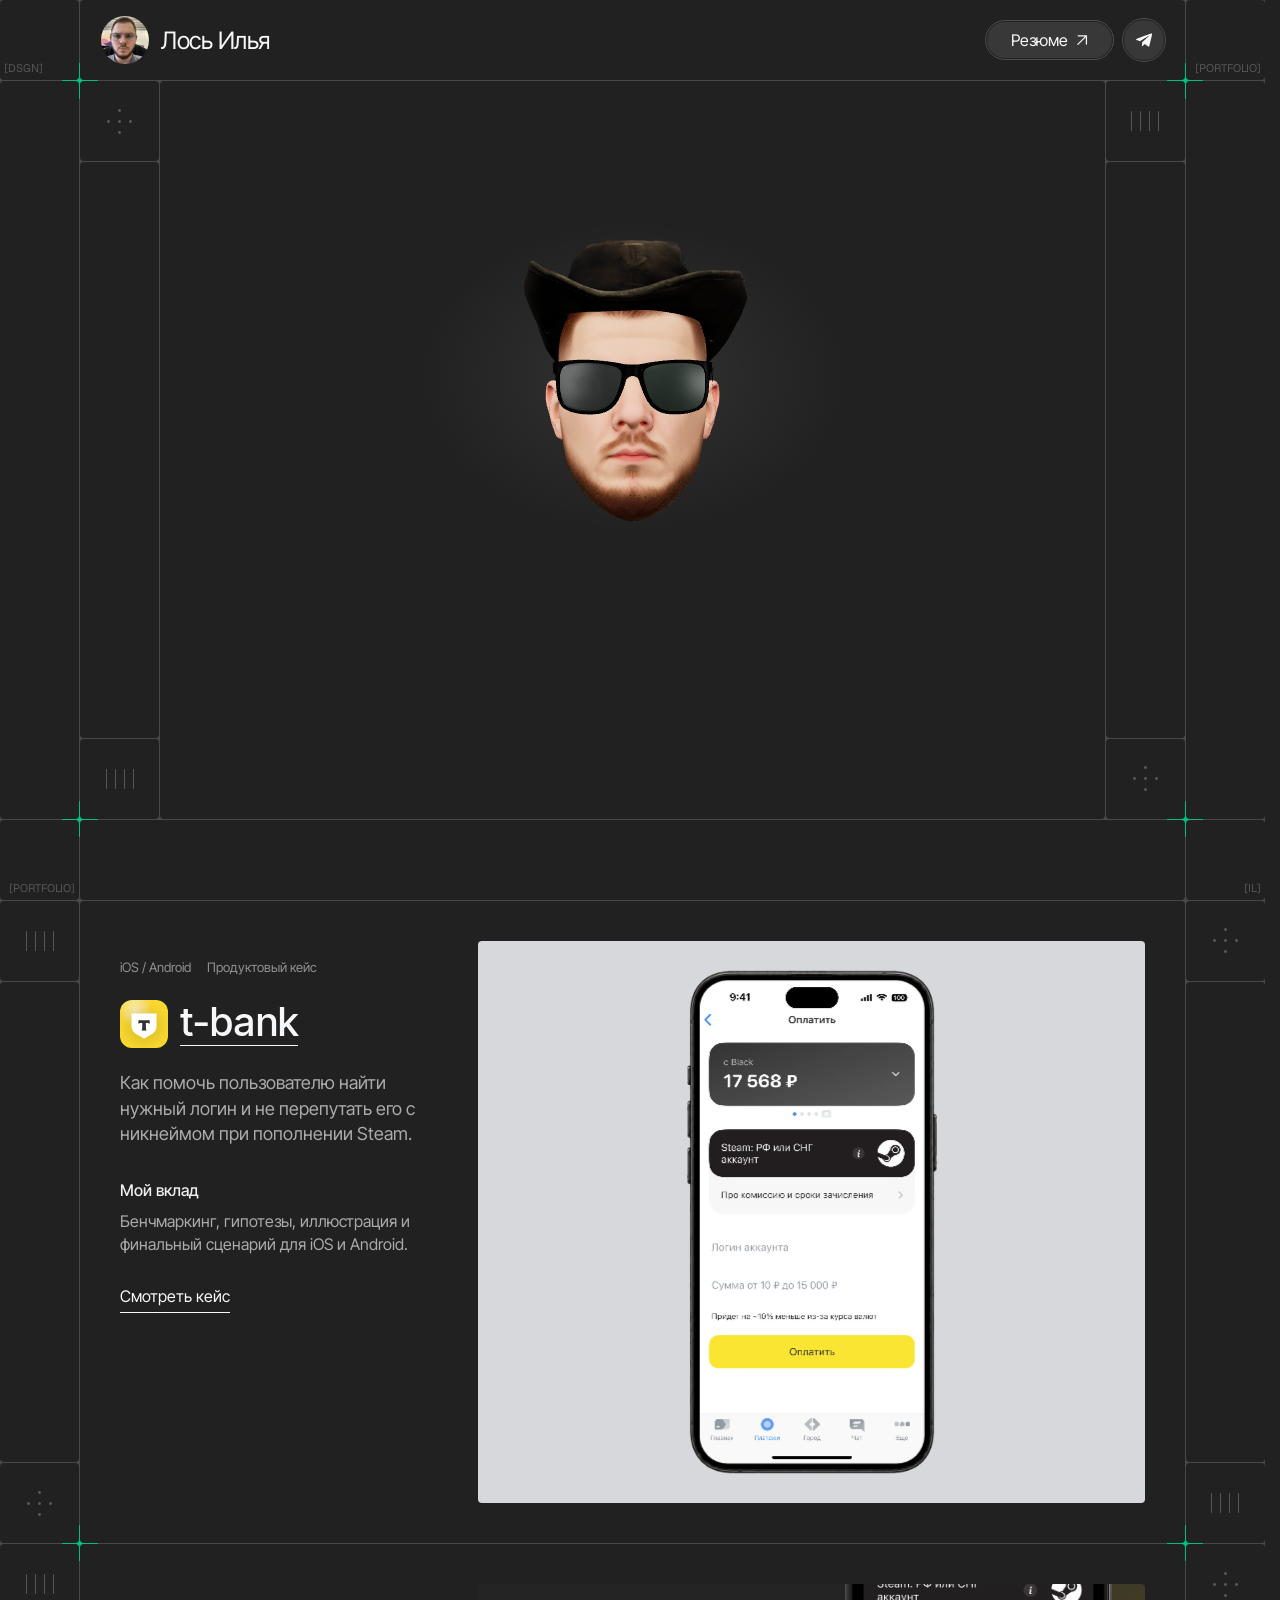
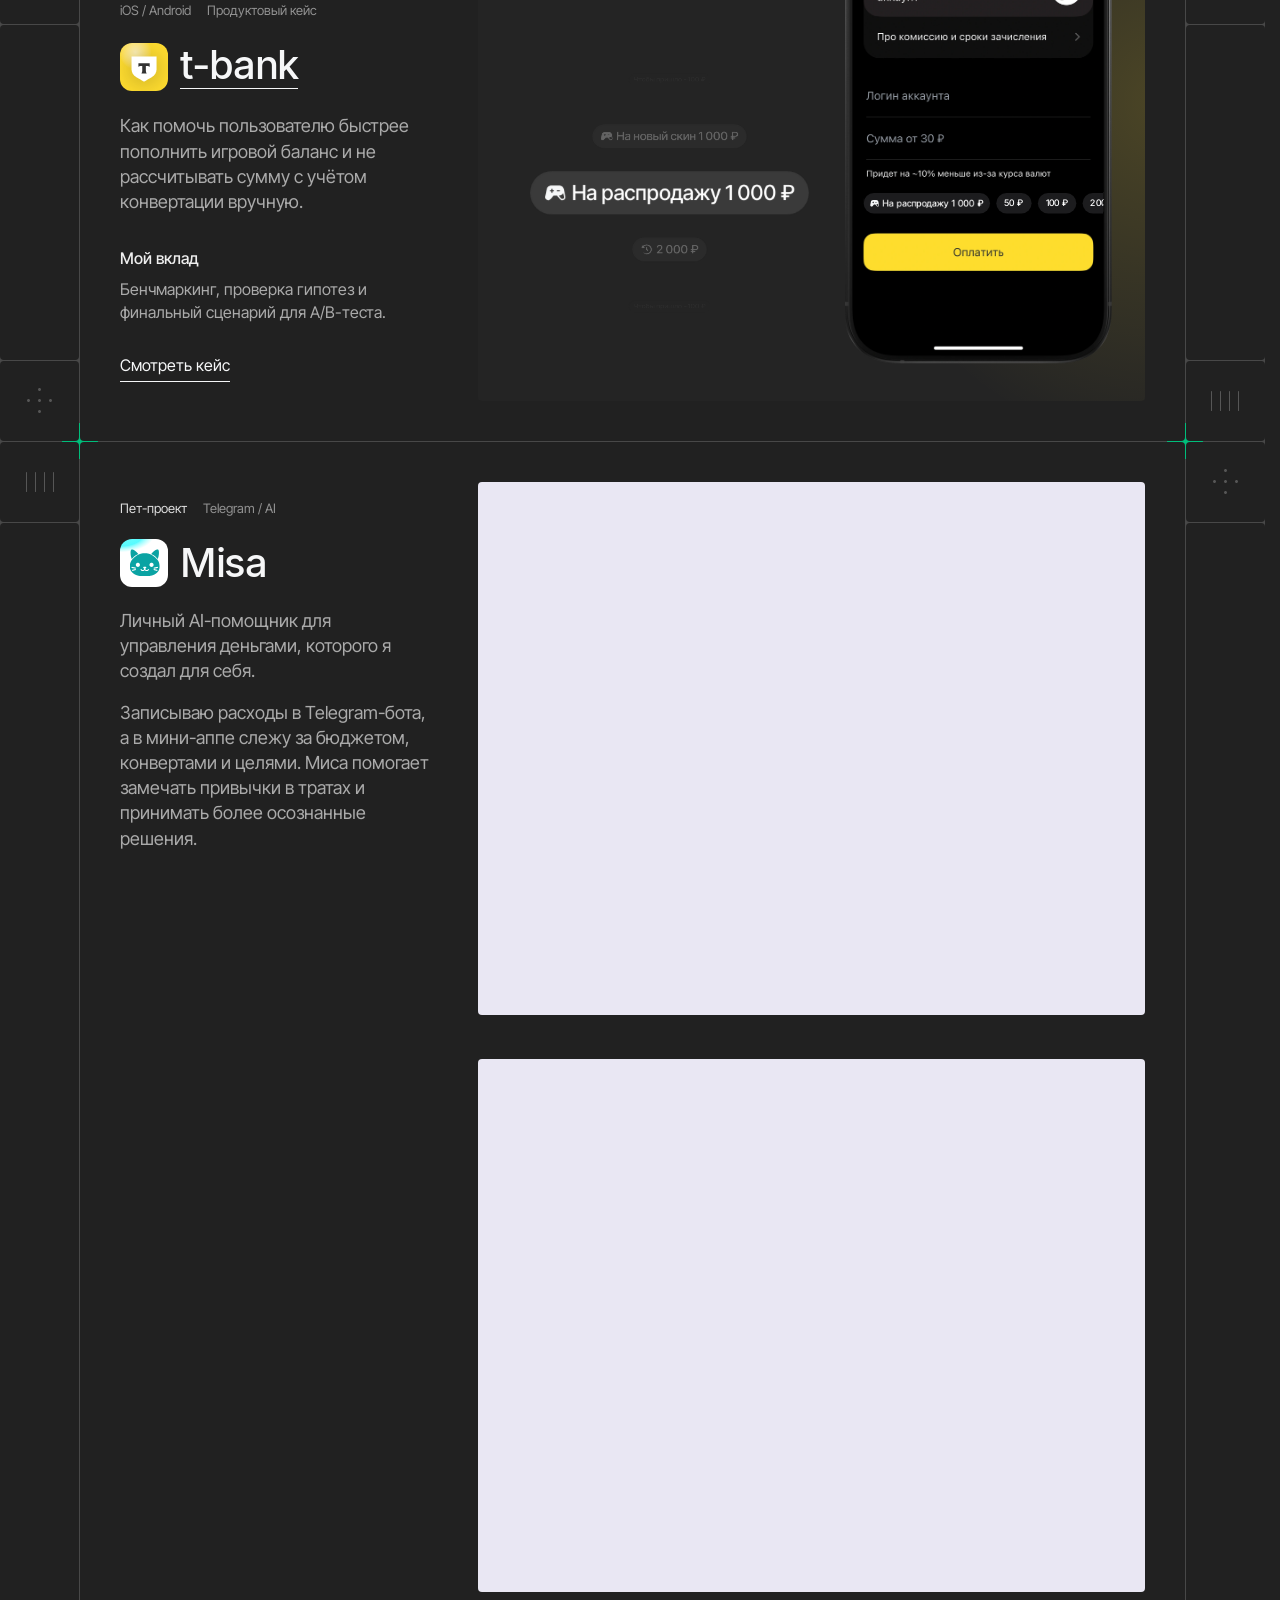
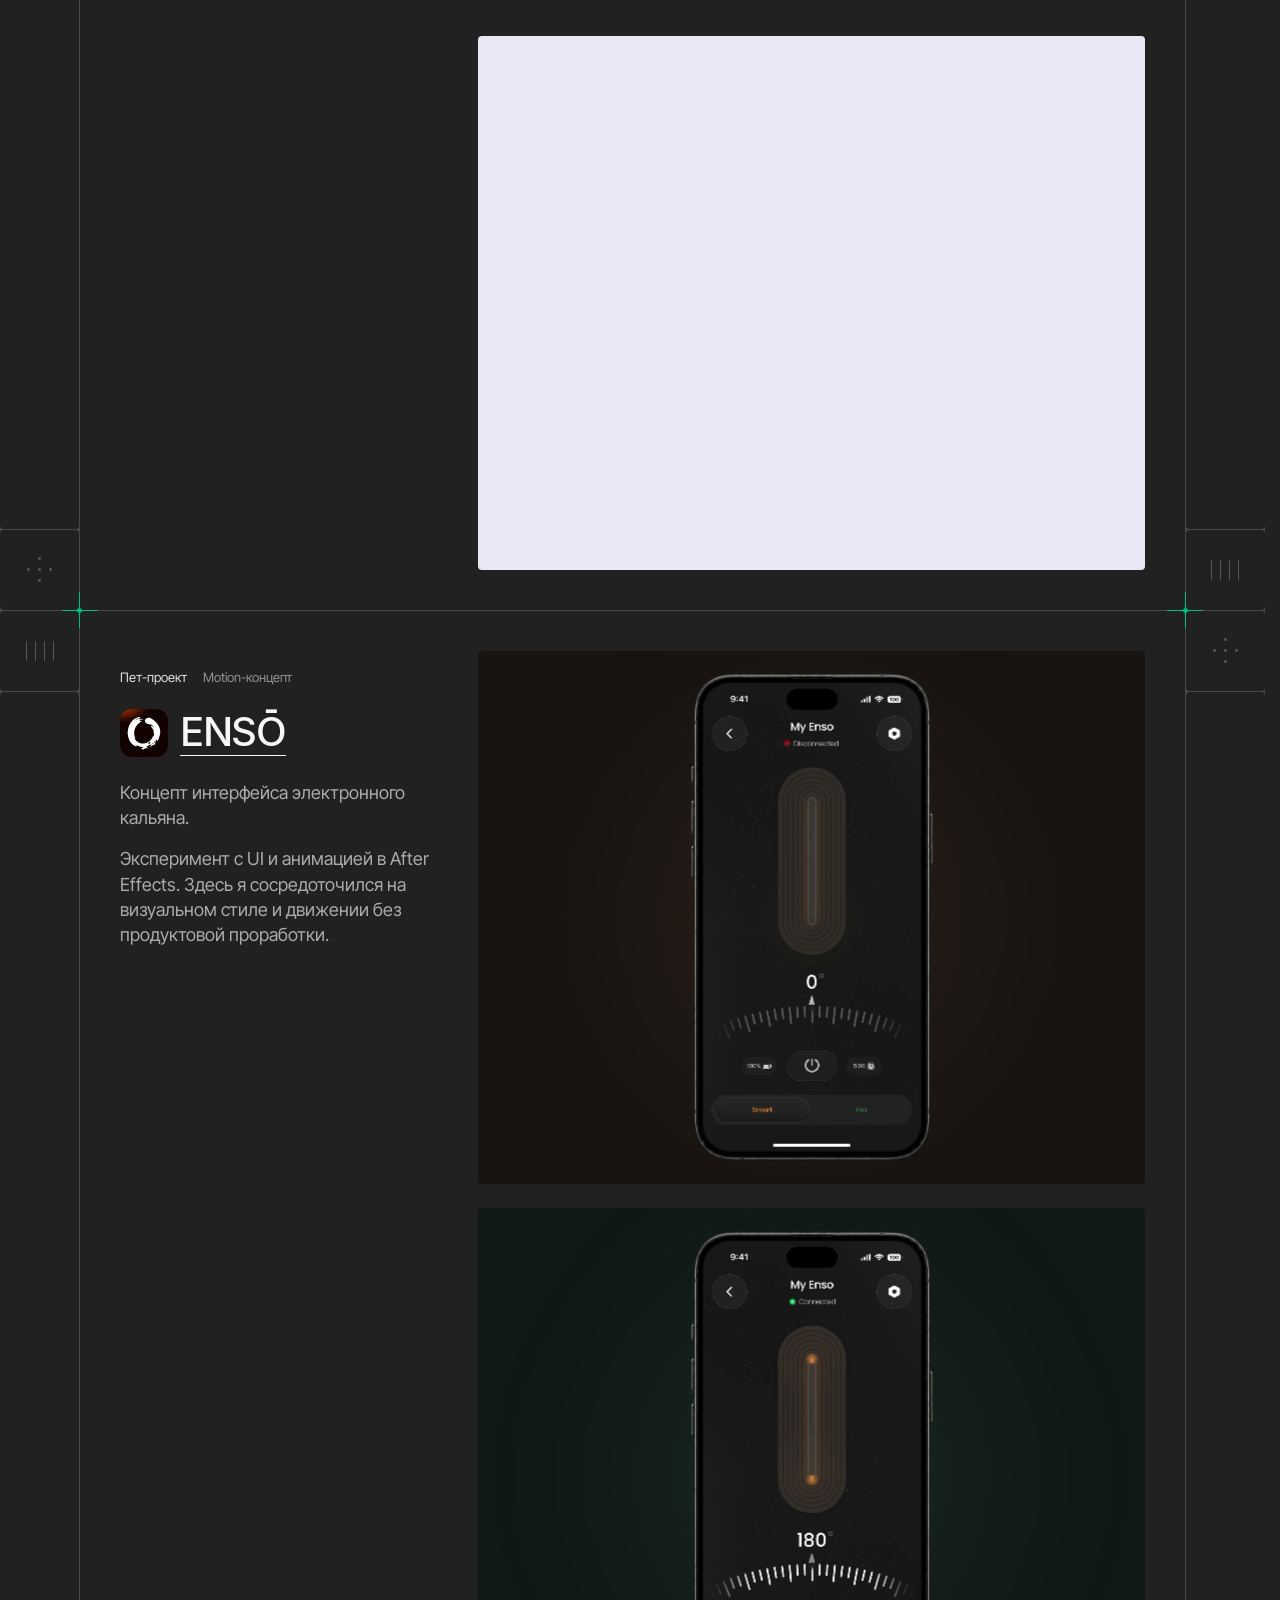
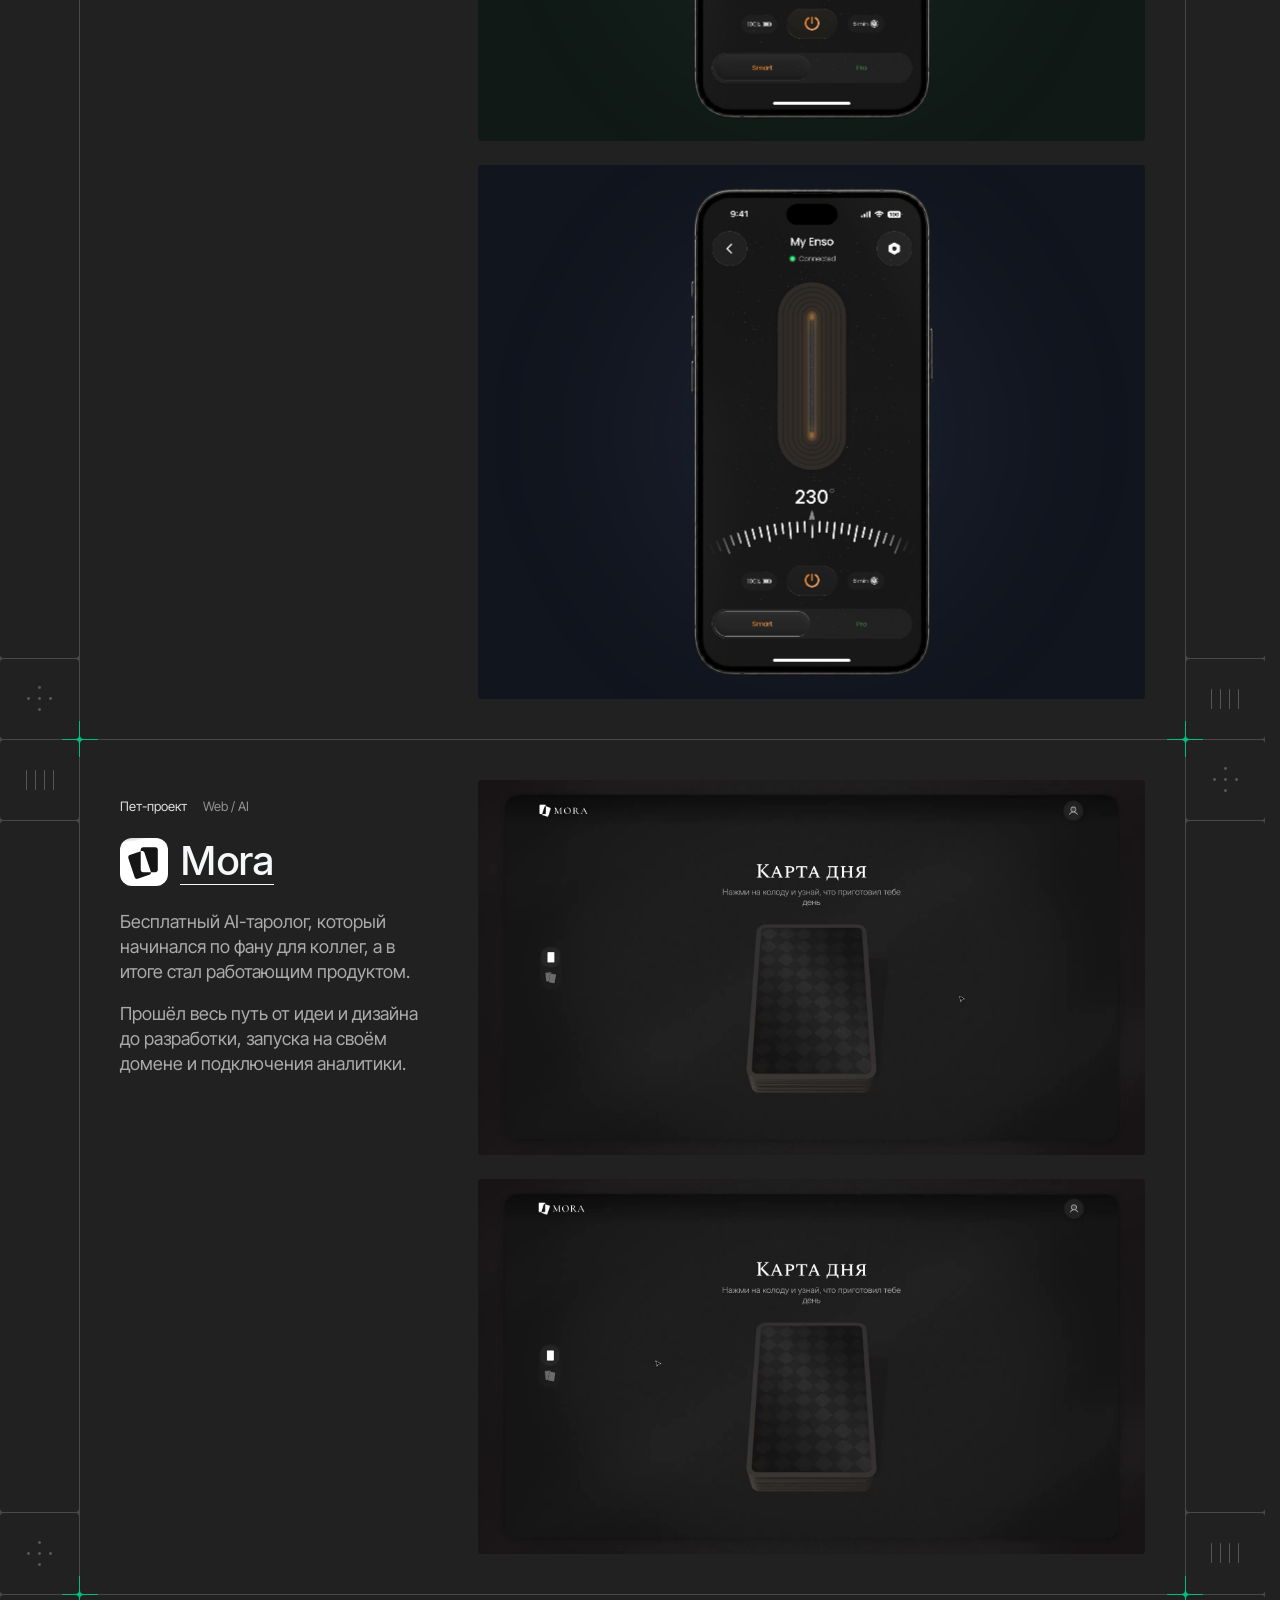
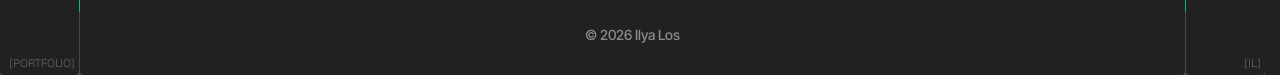
<file: index.html>
<!doctype html>
<html lang="ru">
<head><script>
// A browser may skip a cross-document fade during slow or interrupted navigation.
for(const type of ['pageswap','pagereveal'])addEventListener(type,event=>{
 event.viewTransition?.ready.catch(()=>{});
});
</script>
<meta charset="utf-8"><meta name="viewport" content="width=device-width,initial-scale=1">
<title>Лось Илья — продуктовый дизайнер</title>
<meta name="description" content="Проектирую мобильные приложения и веб-продукты: от исследования и сценариев до готового интерфейса.">
<link rel="stylesheet" href="assets/site/serega-gentle.css">
<link rel="stylesheet" href="home.css?v=natural-wrap-23">
<link rel="stylesheet" href="assets/site/amounts-preview.css?v=6">
<link rel="icon" type="image/svg+xml" href="assets/site/favicon.svg?v=1791550172"><link rel="stylesheet" href="assets/site/fonts.css?v=delivery-74"><link rel="stylesheet" href="styles.css?v=resume-padding-22">
<script type="importmap">{"imports":{"three":"./experiments/head/interactive/vendor/three.min.js"}}</script>
<link rel="preload" href="assets/site/head-poster.webp" as="image" fetchpriority="high">
<link rel="modulepreload" href="loader-number.js?v=white-48">

<script type="module" src="main.js?v=scene-79"></script>
<script type="module" src="home.js?v=chrome-pulse-13"></script>
<script type="module" src="amounts-preview.js?v=7"></script>
<noscript><style>#head-poster[hidden]{display:block}</style></noscript>
</head>
<body class="home-redesign">
<div class="home-grid-backdrop" aria-hidden="true"><i class="grid-node node-tl"></i><i class="grid-node node-tr"></i><i class="grid-node node-bl"></i><i class="grid-node node-br"></i><div class="grid-circuit" aria-hidden="true"><div class="circuit-lane lane-top"><i></i></div><div class="circuit-lane lane-right"><i></i></div><div class="circuit-lane lane-bottom"><i></i></div><div class="circuit-lane lane-left"><i></i></div></div></div>
<script>
history.scrollRestoration='manual';
const navigation=performance.getEntriesByType('navigation')[0]?.type;
const returnTarget=new URLSearchParams(location.search).get('returnTo')||(navigation==='back_forward'?history.state?.portfolioReturnTo:null);
window.portfolioReturnTo=['steam-title','amounts-title'].includes(returnTarget)?returnTarget:null;
if(location.hash)history.replaceState(history.state,'',location.pathname+location.search);
scrollTo({top:0,left:0,behavior:'instant'});
document.documentElement.classList.add(window.portfolioReturnTo?'is-returning':'is-loading');
window.portfolioHeadReady=new Promise(resolve=>{window.resolvePortfolioHead=resolve;});
window.portfolioLoading=new Promise(resolve=>{
 let finished=false;
 window.finishPortfolioLoading=()=>{
  if(finished)return;
  finished=true;
  clearTimeout(timeout);
  const overlay=document.querySelector('#site-loader');
  const animated=document.documentElement.classList.contains('is-loading');
  if(animated)document.documentElement.classList.add('is-finishing');
  overlay?.classList.add('is-done');
  if(!window.portfolioReturnTo)scrollTo({top:0,left:0,behavior:'instant'});
  document.documentElement.classList.remove('is-loading','is-returning');
  resolve();
  setTimeout(()=>{overlay?.remove();document.documentElement.classList.remove('is-finishing');},!animated||matchMedia('(prefers-reduced-motion:reduce)').matches?0:700);
 };
 const timeout=setTimeout(window.finishPortfolioLoading,window.portfolioReturnTo?4500:95000);
 window.restorePortfolioReturn=()=>{
  const id=window.portfolioReturnTo;
  const target=document.getElementById(id)?.closest('.project');
  if(target){
   const url=new URL(location.href);url.searchParams.delete('returnTo');url.searchParams.delete('entry');url.hash='';
   history.replaceState({...history.state,portfolioReturnTo:id},'',url.pathname+url.search+url.hash);
   target.scrollIntoView({behavior:'instant',block:'start'});
  }
  window.finishPortfolioLoading();
 };
});
</script>
<div id="site-loader" aria-label="Загрузка портфолио" role="status"><div class="loader-count" aria-hidden="true"><span class="loader-number"></span></div></div>
<script type="module" src="loader.js?v=scene-80"></script>
<a class="skip-link" href="#works">Перейти к работам</a>
<div class="home-header-row"><div class="grid-block module-label" aria-hidden="true">[DSGN]</div><header class="site-header container">
<a class="identity" href="#top"><img src="assets/site/avatar-144.webp" alt="" width="48" height="48" draggable="false"><span>Лось Илья</span></a>
<nav class="contact-links" aria-label="Контакты"><a class="pill" href="assets/site/ilya-los-cv.pdf" target="_blank" rel="noopener">Резюме <svg class="contact-icon" width="20" height="20" aria-hidden="true" xmlns="http://www.w3.org/2000/svg" viewBox="0 0 24 24">
  <path fill="currentColor" fill-rule="evenodd" d="M6.664 7a.75.75 0 0 1 .75-.75h9.9a.75.75 0 0 1 .75.75v9.9a.75.75 0 0 1-1.5 0V8.81L7.53 17.845a.75.75 0 0 1-1.06-1.06l9.033-9.034H7.414a.75.75 0 0 1-.75-.75" clip-rule="evenodd"/>
</svg></a><a class="pill telegram-icon" href="https://t.me/elkkkkkk" target="_blank" rel="noopener" aria-label="Telegram"><svg viewBox="0 0 24 24" width="24" height="24" aria-hidden="true" xmlns="http://www.w3.org/2000/svg"><path transform="translate(8 11)" d="M11.968-5.223C11.955-5.282 11.927-5.337 11.886-5.381 11.845-5.426 11.793-5.459 11.735-5.477 11.525-5.519 11.307-5.503 11.105-5.433 11.105-5.433-2.913-0.394-3.714 0.165-3.886 0.285-3.944 0.354-3.973 0.436-4.111 0.837-3.68 1.008-3.68 1.008-3.68 1.008-0.067 2.186-0.067 2.186-0.006 2.197 0.057 2.193 0.117 2.175 0.938 1.655 8.383-3.047 8.816-3.205 8.882-3.225 8.934-3.205 8.92-3.155 8.748-2.552 2.314 3.163 2.279 3.197 2.262 3.211 2.248 3.23 2.24 3.251 2.231 3.271 2.229 3.293 2.231 3.316 2.231 3.316 1.894 6.844 1.894 6.844 1.894 6.844 1.753 7.941 2.851 6.844 3.629 6.064 4.377 5.419 4.749 5.105 5.992 5.963 7.329 6.912 7.905 7.408 8.002 7.502 8.117 7.575 8.243 7.624 8.37 7.672 8.504 7.695 8.639 7.69 8.805 7.67 8.961 7.6 9.086 7.489 9.211 7.377 9.3 7.23 9.339 7.068 9.339 7.068 11.893-3.213 11.978-4.591 11.986-4.724 11.998-4.812 11.999-4.904 12.003-5.011 11.992-5.119 11.968-5.223Z" fill="currentColor" fill-rule="evenodd"/></svg></a></nav>
</header><div class="grid-block module-label label-right" aria-hidden="true">[PORTFOLIO]</div></div>
<main id="top">
<section class="hero" aria-labelledby="intro-title"><div class="grid-block" aria-hidden="true"></div><div class="hero-rail rail-left" aria-hidden="true"><div class="grid-block module-icon"><img class="module-dots" src="assets/site/module-dots.svg" alt="" width="25" height="25"></div><div class="grid-block "></div><div class="grid-block module-icon"><span class="module-bars"><i></i><i></i><i></i><i></i></span></div></div><div class="hero-center grid-block"><div class="hero-content">
<div class="portrait-fit"><div class="head-stage is-fallback is-ready"><div id="head-view" role="img" aria-label="3D-портрет Ильи, реагирующий на движение мыши"><img id="head-poster" fetchpriority="high" src="assets/site/head-poster.webp" alt="" width="1320" height="728" draggable="false"><span id="head-status" class="sr-only" role="status">Загружается 3D-портрет</span></div>
<div class="accessories" aria-label="Аксессуары"><button id="glasses-toggle" disabled class="accessory" aria-label="Снять очки Ray-Ban" aria-pressed="true"><svg class="accessory-ring" aria-hidden="true"><circle cx="50%" cy="50%" r="50%"/></svg><img src="assets/site/glasses-icon-web.webp" alt="" width="78" height="55" draggable="false"></button><button id="hat-toggle" disabled class="accessory" aria-label="Снять ковбойскую шляпу" aria-pressed="true"><svg class="accessory-ring" aria-hidden="true"><circle cx="50%" cy="50%" r="50%"/></svg><img src="assets/site/hat-icon-web.webp" alt="" width="66" height="60" draggable="false"></button></div></div></div>
<div class="intro"><h1 id="intro-title">Привет! Я Илья</h1><p>Продуктовый дизайнер с 3+ годами опыта в EdTech и финтехе</p></div></div></div><div class="hero-rail rail-right" aria-hidden="true"><div class="grid-block module-icon"><span class="module-bars"><i></i><i></i><i></i><i></i></span></div><div class="grid-block "></div><div class="grid-block module-icon"><img class="module-dots" src="assets/site/module-dots.svg" alt="" width="25" height="25"></div></div><div class="grid-block" aria-hidden="true"></div>
</section>
<div class="home-bottom-row" aria-hidden="true"><div class="grid-block module-label label-right">[PORTFOLIO]</div><div class="grid-block "></div><div class="grid-block module-label label-right">[IL]</div></div>
<section class="works" id="works" aria-label="Избранные работы">
<div class="works-container">
<article class="project" aria-labelledby="steam-title"><div class="project-rail" aria-hidden="true"><div class="grid-block module-icon"><span class="module-bars"><i></i><i></i><i></i><i></i></span></div><div class="grid-block "></div><div class="grid-block module-icon"><img class="module-dots" src="assets/site/module-dots.svg" alt="" width="25" height="25"></div></div><div class="project-body">
 <div class="project-info">
  <div class="project-meta"><span>iOS / Android</span><span>Продуктовый кейс</span></div>
  <div class="project-brand"><span class="brand-avatar brand-avatar--tbank" aria-hidden="true"><img src="assets/site/tbank-brand.svg" alt="" draggable="false"></span><h2 id="steam-title"><a href="https://www.tbank.ru/" target="_blank" rel="noopener">t-bank</a></h2></div>
  <p>Как помочь пользователю найти нужный логин и не перепутать его с никнеймом при пополнении Steam.</p>
  <div class="project-role"><h3>Мой вклад</h3><p>Бенчмаркинг, гипотезы, иллюстрация и финальный сценарий для iOS и Android.</p></div>
  <a class="project-link" href="cases/steam-login/">Смотреть кейс</a>
 </div>
 <div class="project-media steam-media"><div class="steam-preview-phone"><div class="steam-phone-scene">
  <img class="steam-phone-frame" src="assets/site/steam-case/phone-front.webp" alt="" width="614" height="1230" draggable="false">
  <div class="steam-phone-screen"><img class="video-cover" src="assets/site/steam-case/steam-login-rect-v2.jpg" alt="" aria-hidden="true" width="750" height="1624" draggable="false"><video muted playsinline loop preload="none" poster="assets/site/steam-case/steam-login-rect-v2.jpg" aria-label="Подсказка с иллюстрацией для ввода логина Steam"><source src="assets/site/steam-case/steam-login-rect-v2.mp4" type="video/mp4"></video></div>
 </div></div></div>
</div><div class="project-rail" aria-hidden="true"><div class="grid-block module-icon"><img class="module-dots" src="assets/site/module-dots.svg" alt="" width="25" height="25"></div><div class="grid-block "></div><div class="grid-block module-icon"><span class="module-bars"><i></i><i></i><i></i><i></i></span></div></div></article>
<article class="project" aria-labelledby="amounts-title"><div class="project-rail" aria-hidden="true"><div class="grid-block module-icon"><span class="module-bars"><i></i><i></i><i></i><i></i></span></div><div class="grid-block "></div><div class="grid-block module-icon"><img class="module-dots" src="assets/site/module-dots.svg" alt="" width="25" height="25"></div></div><div class="project-body">
 <div class="project-info">
  <div class="project-meta"><span>iOS / Android</span><span>Продуктовый кейс</span></div>
  <div class="project-brand"><span class="brand-avatar brand-avatar--tbank" aria-hidden="true"><img src="assets/site/tbank-brand.svg" alt="" draggable="false"></span><h2 id="amounts-title"><a href="https://www.tbank.ru/" target="_blank" rel="noopener">t-bank</a></h2></div>
  <p>Как помочь пользователю быстрее пополнить игровой баланс и не рассчитывать сумму с учётом конвертации вручную.</p>
  <div class="project-role"><h3>Мой вклад</h3><p>Бенчмаркинг, проверка гипотез и финальный сценарий для A/B-теста.</p></div>
  <a class="project-link" href="cases/payment-suggestions/">Смотреть кейс</a>
 </div>
 <div class="project-media amounts-media"><div class="amounts-preview" data-amounts-preview role="img" aria-label="Выбор контентного саджеста: барабан чипов и синхронная замена чипа на экране оплаты">
  <div class="amounts-scene">
   <div class="amounts-wheel" aria-hidden="true"></div>
   <div class="amounts-phone" aria-hidden="true">
    <img src="assets/site/amounts-phone-preview.webp" alt="" width="1797" height="3770" loading="lazy" draggable="false">
    <div class="amounts-phone-chips"><div class="amounts-chip-row">
     <span class="amounts-chip amounts-chip--changing"><span class="amounts-chip-content"><span class="amounts-chip-icon" data-kind="gamepad" aria-hidden="true"><img class="amounts-gamepad" src="assets/site/tbank-gamepad.svg" alt="" width="12" height="12" draggable="false"><img class="amounts-history" src="assets/site/tbank-arrow-clock.svg" alt="" width="12" height="12" draggable="false"></span><span class="amounts-chip-label"><span class="amounts-morph">На распродажу 1&nbsp;000&nbsp;₽</span></span></span></span>
     <span class="amounts-chip">50&nbsp;₽</span><span class="amounts-chip">100&nbsp;₽</span><span class="amounts-chip">200&nbsp;₽</span><span class="amounts-chip">500&nbsp;₽</span>
    </div></div>
   </div>
  </div>
 </div></div>
</div><div class="project-rail" aria-hidden="true"><div class="grid-block module-icon"><img class="module-dots" src="assets/site/module-dots.svg" alt="" width="25" height="25"></div><div class="grid-block "></div><div class="grid-block module-icon"><span class="module-bars"><i></i><i></i><i></i><i></i></span></div></div></article>
<article class="project misa-project" aria-labelledby="misa-title"><div class="project-rail" aria-hidden="true"><div class="grid-block module-icon"><span class="module-bars"><i></i><i></i><i></i><i></i></span></div><div class="grid-block "></div><div class="grid-block module-icon"><img class="module-dots" src="assets/site/module-dots.svg" alt="" width="25" height="25"></div></div><div class="project-body">
 <div class="project-info">
  <div class="project-meta"><span>Пет-проект</span><span>Telegram / AI</span></div>
  <div class="project-brand"><span class="brand-avatar brand-avatar--misa" aria-hidden="true"><img src="assets/site/misa-brand.svg" alt="" width="31" height="28" draggable="false"></span><h2 id="misa-title">Misa</h2></div>
  <p>Личный AI-помощник для управления деньгами, которого я создал для себя.</p>
  <p>Записываю расходы в Telegram-бота, а в мини-аппе слежу за бюджетом, конвертами и целями. Миса помогает замечать привычки в тратах и принимать более осознанные решения.</p>
 </div>
 <div class="misa-previews">
  <div class="project-media misa-media"><video muted playsinline loop preload="none" aria-label="Миса — Главный экран и конверт"><source media="(max-width: 600px)" src="assets/site/misa/misa-01-mobile-v6.mp4" type="video/mp4"><source src="assets/site/misa/misa-01-web-v6.mp4" type="video/mp4"></video></div>
  <div class="project-media misa-media"><video muted playsinline loop preload="none" aria-label="Миса — График и годовой обзор"><source media="(max-width: 600px)" src="assets/site/misa/misa-02-mobile-v6.mp4" type="video/mp4"><source src="assets/site/misa/misa-02-web-v6.mp4" type="video/mp4"></video></div>
  <div class="project-media misa-media"><video muted playsinline loop preload="none" aria-label="Миса — Календарь и аналитика"><source media="(max-width: 600px)" src="assets/site/misa/misa-03-mobile-v6.mp4" type="video/mp4"><source src="assets/site/misa/misa-03-web-v6.mp4" type="video/mp4"></video></div>
 </div>
</div><div class="project-rail" aria-hidden="true"><div class="grid-block module-icon"><img class="module-dots" src="assets/site/module-dots.svg" alt="" width="25" height="25"></div><div class="grid-block "></div><div class="grid-block module-icon"><span class="module-bars"><i></i><i></i><i></i><i></i></span></div></div></article>
<article class="project" aria-labelledby="enso-title"><div class="project-rail" aria-hidden="true"><div class="grid-block module-icon"><span class="module-bars"><i></i><i></i><i></i><i></i></span></div><div class="grid-block "></div><div class="grid-block module-icon"><img class="module-dots" src="assets/site/module-dots.svg" alt="" width="25" height="25"></div></div><div class="project-body">
 <div class="project-info">
  <div class="project-meta"><span>Пет-проект</span><span>Motion-концепт</span></div>
  <div class="project-brand"><span class="brand-avatar brand-avatar--enso" aria-hidden="true"><img src="assets/site/enso-brand.svg" alt="" draggable="false"></span><h2 id="enso-title"><a href="https://ensoshisha.com/" target="_blank" rel="noopener">ENSŌ</a></h2></div>
  <p>Концепт интерфейса электронного кальяна.</p>
  <p>Эксперимент с UI и анимацией в After Effects. Здесь я сосредоточился на визуальном стиле и движении без продуктовой проработки.</p>
 </div>
 <div class="enso-previews">
 <div class="project-media enso-media" data-flight="static"><div class="enso-phone-2d"><div class="enso-phone-scene"><img src="assets/site/steam-case/phone-front.webp" alt="" draggable="false"><div class="enso-phone-screen"><video muted playsinline loop preload="none" poster="assets/site/enso-heating-rect-v2.jpg" aria-label="Анимация интерфейса ENSŌ"><source src="assets/site/enso-heating-web-v3.mp4" type="video/mp4"></video></div></div></div></div>
 <div class="project-media enso-media" data-flight="static"><div class="enso-phone-2d"><div class="enso-phone-scene"><img src="assets/site/steam-case/phone-front.webp" alt="" draggable="false"><div class="enso-phone-screen"><video muted playsinline loop preload="none" poster="assets/site/enso-connected-rect-v2.jpg" aria-label="ENSŌ — Connected"><source src="assets/site/enso-connected-web-v3.mp4" type="video/mp4"></video></div></div></div></div>
 <div class="project-media enso-media" data-flight="static"><div class="enso-phone-2d"><div class="enso-phone-scene"><img src="assets/site/steam-case/phone-front.webp" alt="" draggable="false"><div class="enso-phone-screen"><video muted playsinline loop preload="none" poster="assets/site/enso-mode-rect-v2.jpg" aria-label="ENSŌ — mod 3"><source src="assets/site/enso-mode-web-v3.mp4" type="video/mp4"></video></div></div></div></div>
 </div>
</div><div class="project-rail" aria-hidden="true"><div class="grid-block module-icon"><img class="module-dots" src="assets/site/module-dots.svg" alt="" width="25" height="25"></div><div class="grid-block "></div><div class="grid-block module-icon"><span class="module-bars"><i></i><i></i><i></i><i></i></span></div></div></article>
<article class="project" aria-labelledby="mora-title"><div class="project-rail" aria-hidden="true"><div class="grid-block module-icon"><span class="module-bars"><i></i><i></i><i></i><i></i></span></div><div class="grid-block "></div><div class="grid-block module-icon"><img class="module-dots" src="assets/site/module-dots.svg" alt="" width="25" height="25"></div></div><div class="project-body">
 <div class="project-info">
  <div class="project-meta"><span>Пет-проект</span><span>Web / AI</span></div>
  <div class="project-brand"><span class="brand-avatar brand-avatar--mora" aria-hidden="true"><img src="assets/site/mora-brand.svg" alt="" draggable="false"></span><h2 id="mora-title"><a href="https://moratarot.com/" target="_blank" rel="noopener">Mora</a></h2></div>
  <p>Бесплатный AI-таролог, который начинался по фану для коллег, а в итоге стал работающим продуктом.</p>
  <p>Прошёл весь путь от идеи и дизайна до разработки, запуска на своём домене и подключения аналитики.</p>
 </div>
 <div class="mora-previews">
 <div class="project-media mora-media"><video muted playsinline loop preload="none" poster="assets/site/mora-day-card-poster.jpg" aria-label="Сценарий «Карта дня» в Mora"><source media="(max-width: 600px)" src="assets/site/mora-day-card-mobile-v2.mp4" type="video/mp4"><source src="assets/site/mora-day-card-web-v2.mp4" type="video/mp4"></video></div>
 <div class="project-media mora-media"><video muted playsinline loop preload="none" poster="assets/site/mora-spread-poster.jpg" aria-label="Расклад в Mora"><source media="(max-width: 600px)" src="assets/site/mora-spread-mobile-v2.mp4" type="video/mp4"><source src="assets/site/mora-spread-web-v2.mp4" type="video/mp4"></video></div>
 </div>
</div><div class="project-rail" aria-hidden="true"><div class="grid-block module-icon"><img class="module-dots" src="assets/site/module-dots.svg" alt="" width="25" height="25"></div><div class="grid-block "></div><div class="grid-block module-icon"><span class="module-bars"><i></i><i></i><i></i><i></i></span></div></div></article>
</div></section>
<section class="experience container" aria-labelledby="experience-title"><h2 id="experience-title">Опыт работы</h2><div class="experience-list">
<div class="experience-row"><div class="company"><img src="assets/site/solopharm-experience.svg" alt="" width="24" height="24" draggable="false"><span>Solopharm</span></div><div class="role"><strong>Продуктовый дизайнер</strong><span>2026 — Сейчас</span></div><div class="role-details role-details--copy"><p>Пришёл первым штатным дизайнером в образовательный продукт для фармацевтов, который до этого пять лет развивали подрядчики. Вместе с продактом выстроил процесс работы с внешней командой разработки: от постановки задач до проверки готовых интерфейсов. Провёл глубинные интервью с пользователями.</p><p>Проектирую экраны для новых функций и дорабатываю существующие.</p></div></div>
<div class="experience-row"><div class="company"><img src="assets/site/disarto-experience.svg" alt="" width="24" height="24" draggable="false"><span>Disarto</span></div><div class="role"><strong>Дизайнер интерфейсов</strong><span>2024 — 2026</span></div><div class="role-details role-details--copy"><p>Проектно работал над приложениями и сайтами для B2C и B2B. Получал задачи от ведущего дизайнера: делал отдельные экраны и интерфейсную анимацию.</p><p>Под его наставничеством прокачал UI и работу в After Effects.</p></div></div>
<div class="experience-row"><div class="company"><img src="assets/site/tbank-experience.svg" alt="" width="24" height="24" draggable="false"><span>Т-Банк</span></div><div class="role"><strong>Продуктовый дизайнер</strong><span>2025</span></div><div class="role-details role-details--copy"><p>Работал в команде «Платежи и переводы» над категориями «Мобильная связь» и «Игры» — в веб-версии банка и мобильном приложении.</p><p>Прошёл весь дизайн-процесс от понимания задачи до дизайн-ревью. Работал вместе с продактом, аналитиком, разработчиками и центром исследований: изучал данные, искал решения и проверял гипотезы на пользователях.</p></div></div>
</div></section>
</main>
<div class="home-footer-row"><div class="grid-block module-label label-right">[PORTFOLIO]</div><footer class="site-footer grid-block"><span>© 2026 Ilya Los</span></footer><div class="grid-block module-label label-right">[IL]</div></div>
<div id="toast" role="status" hidden></div>
<script>if(window.portfolioReturnTo)window.restorePortfolioReturn();</script>
</body></html>
</file>
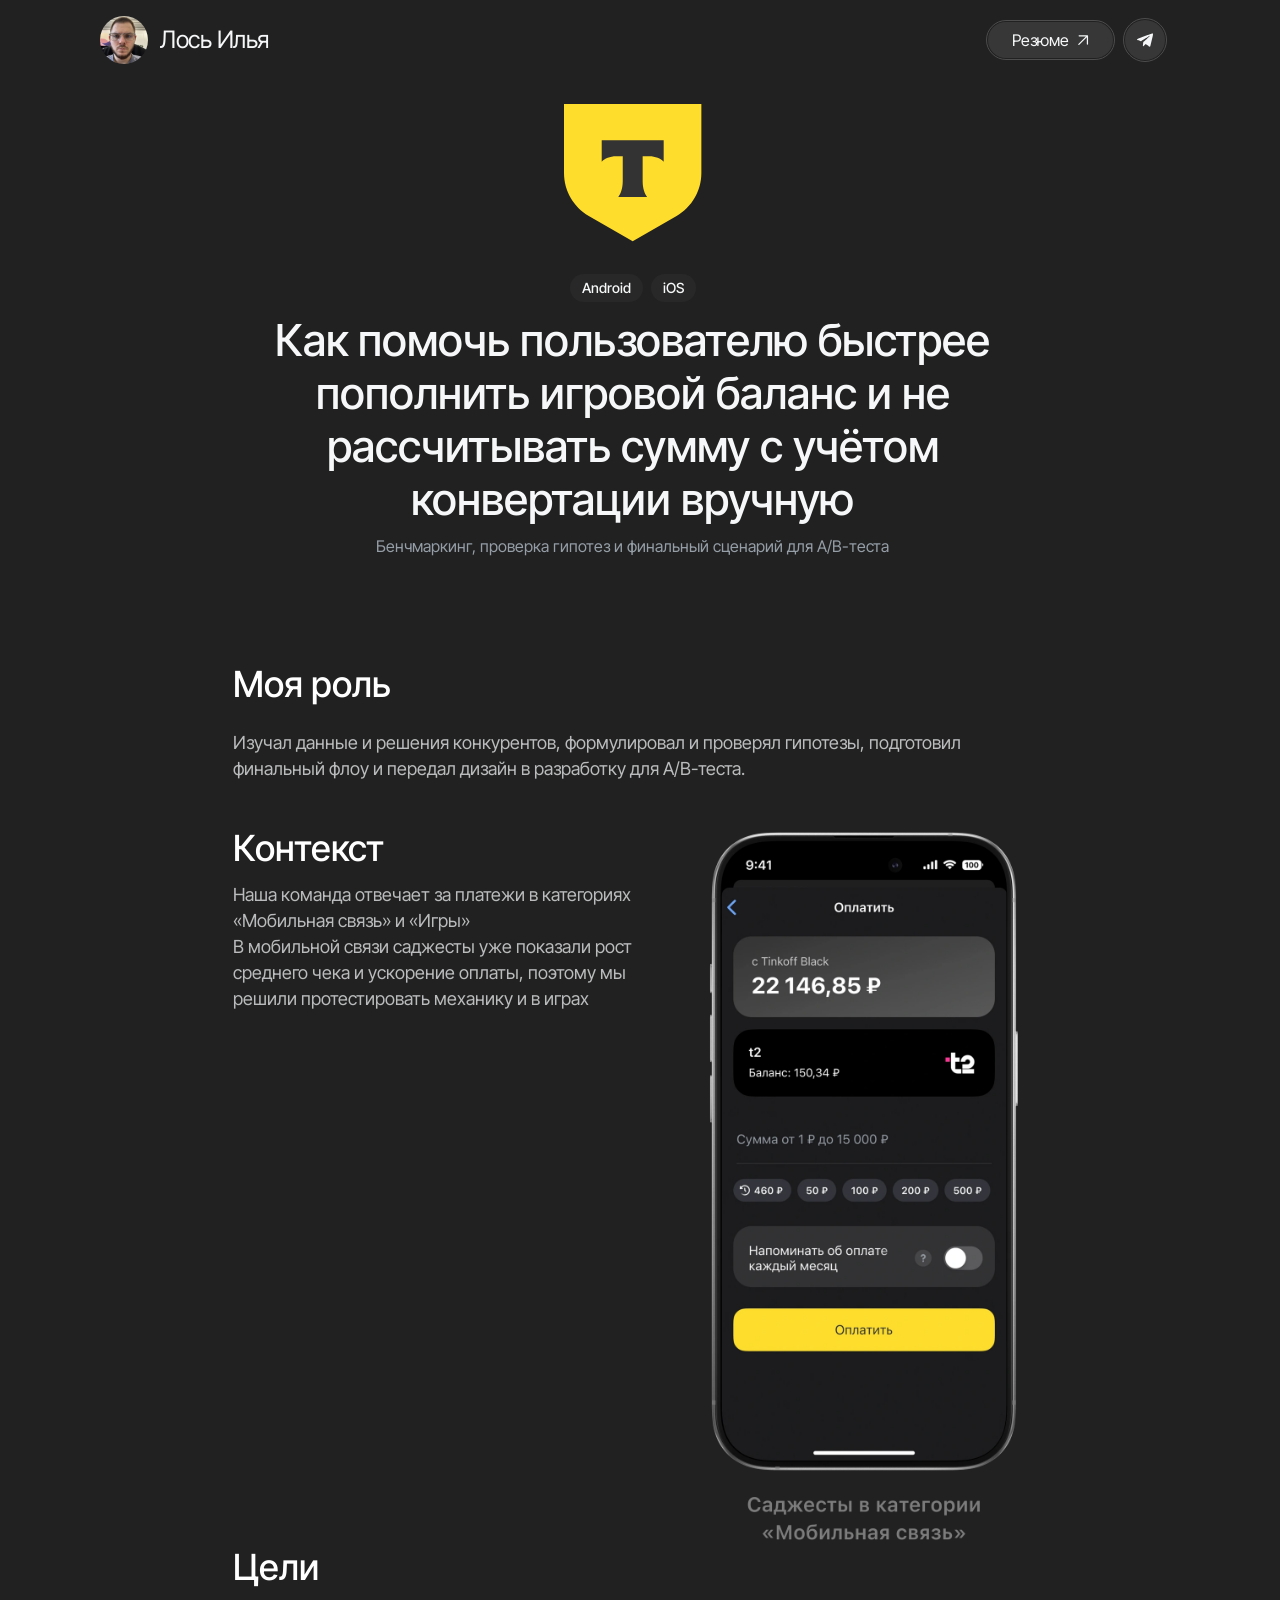
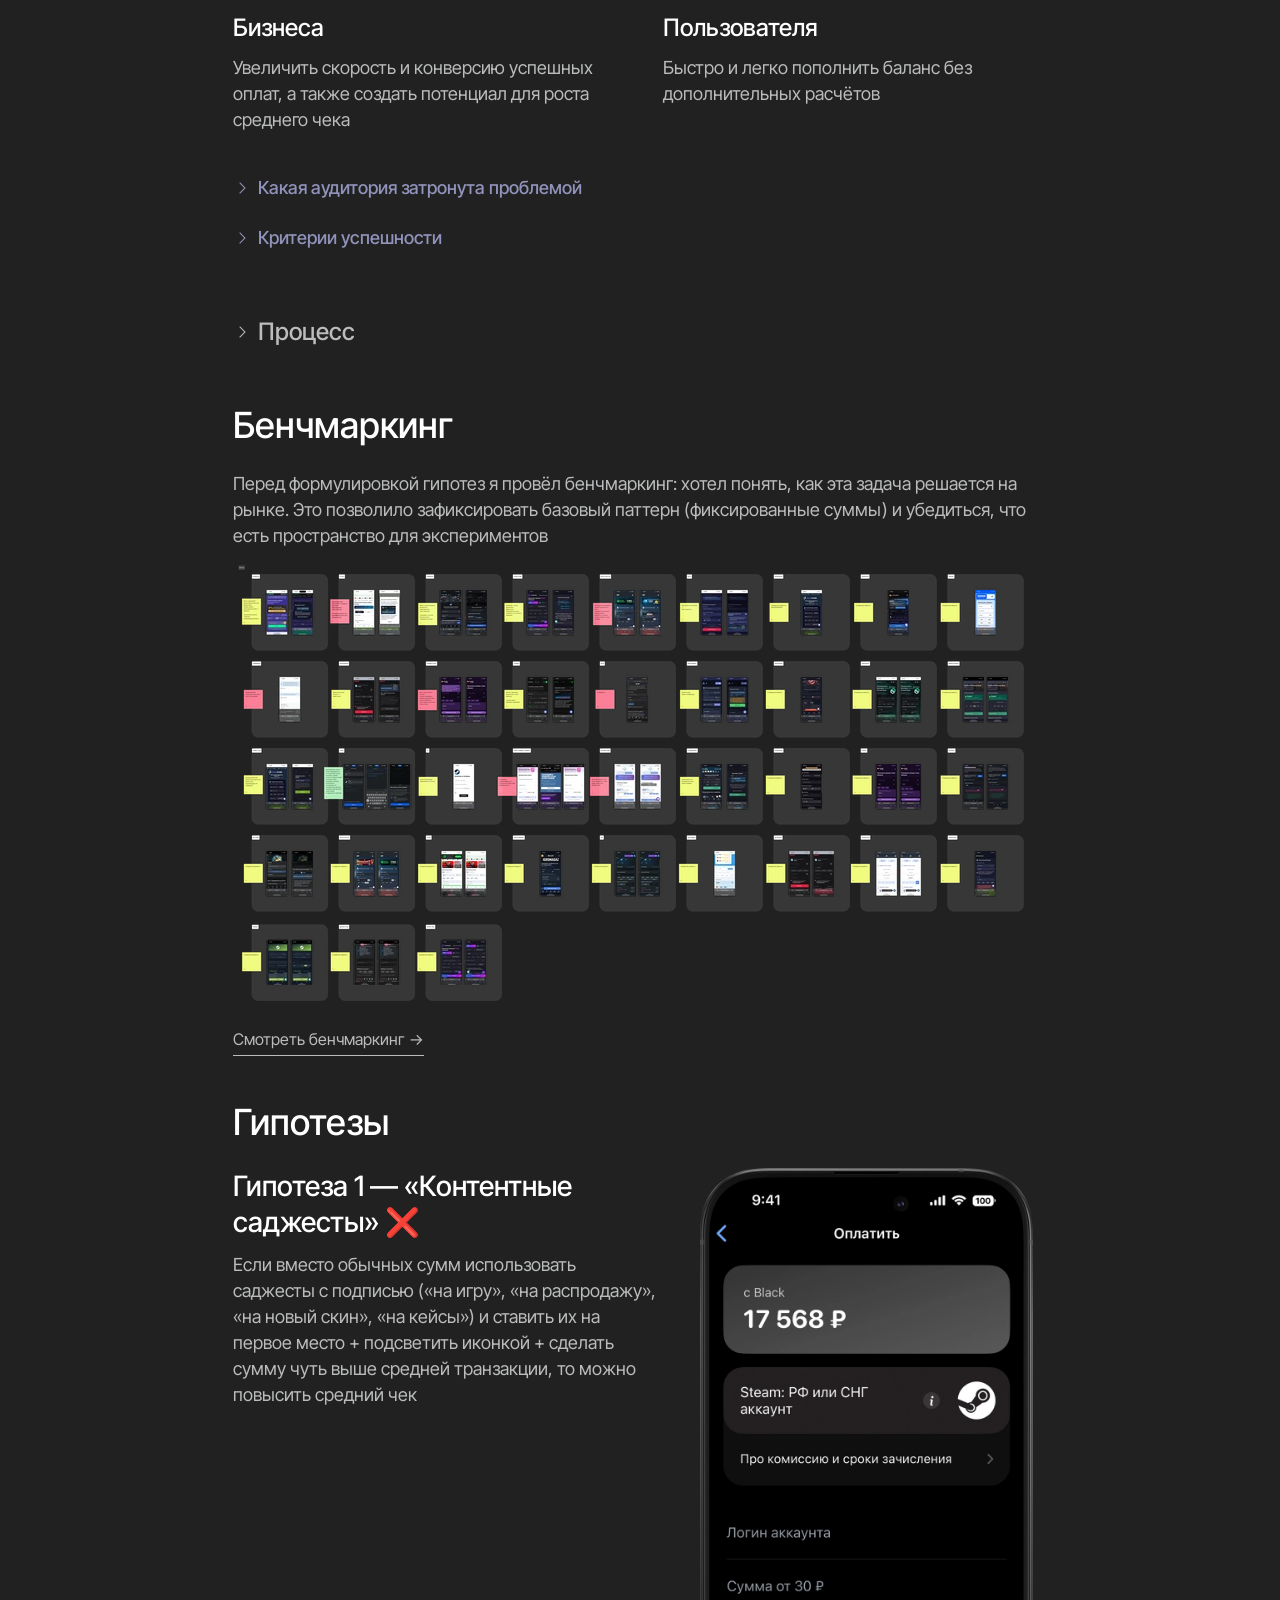
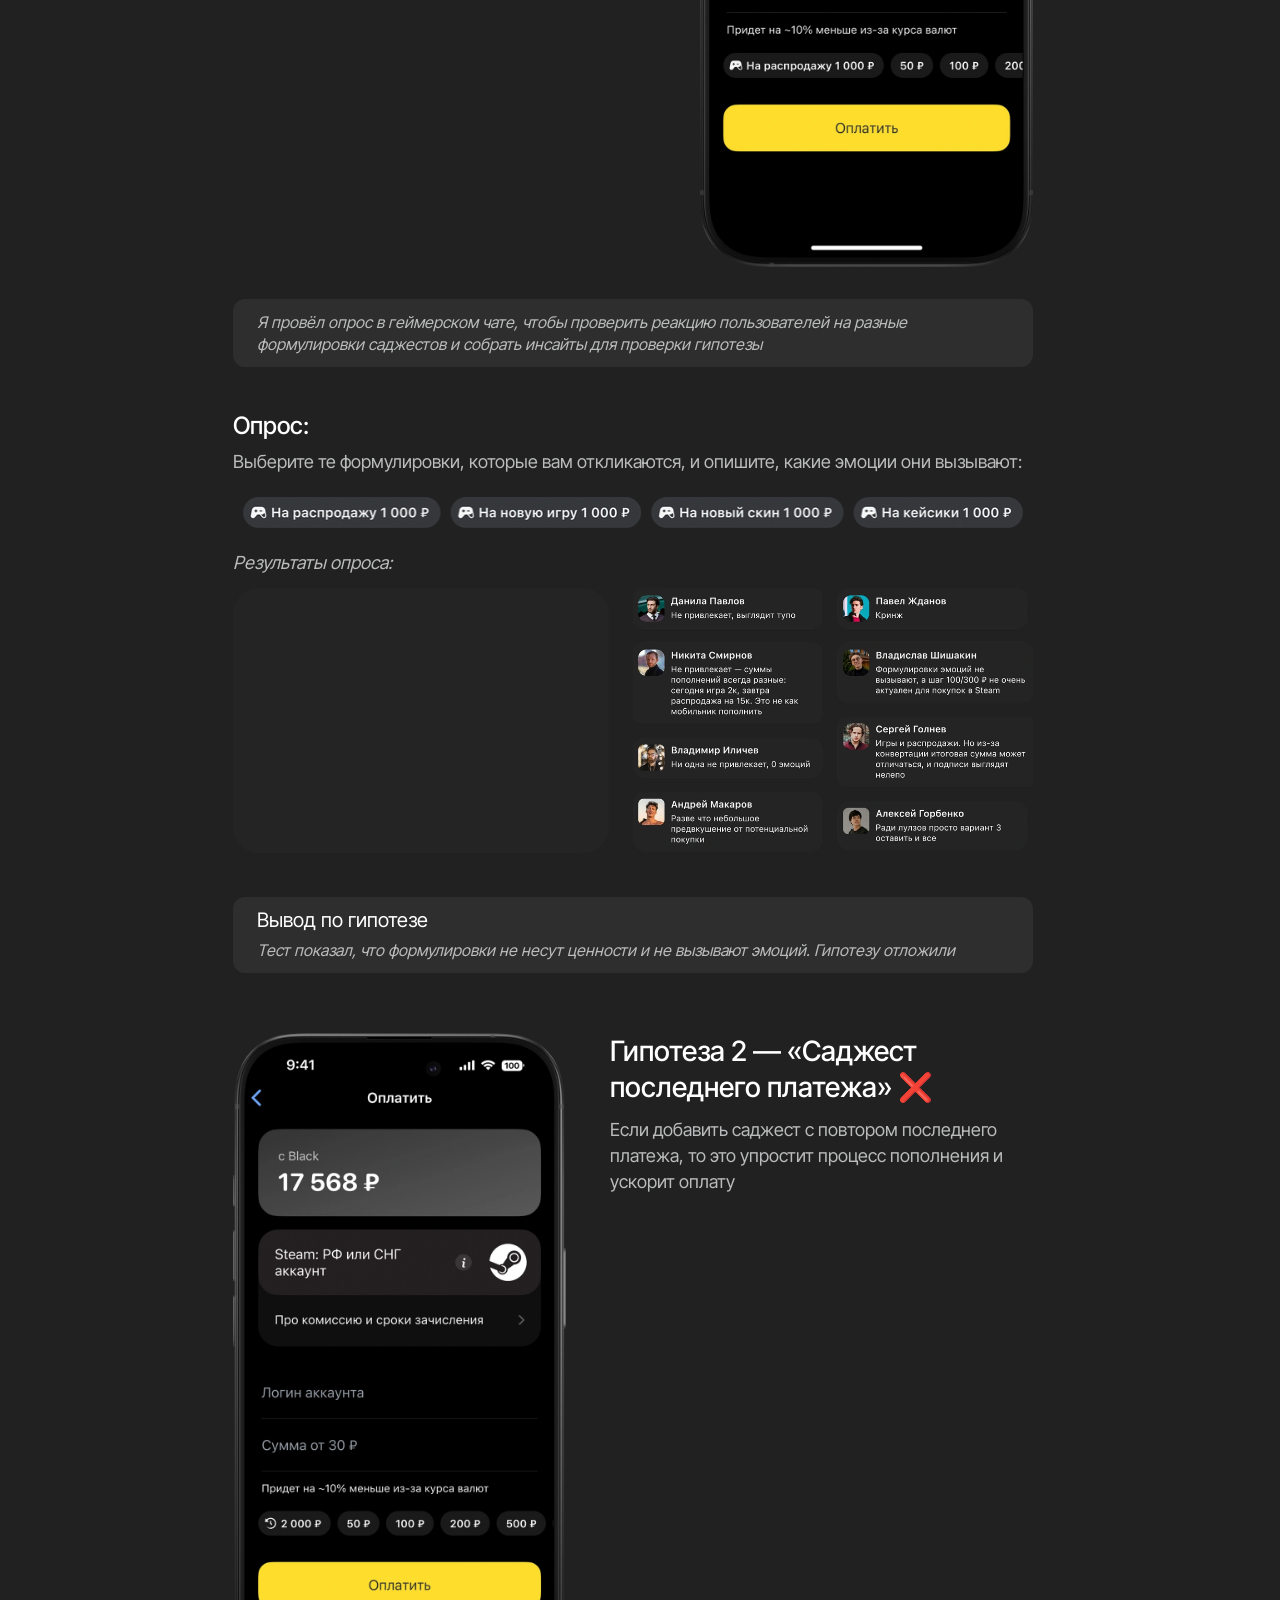
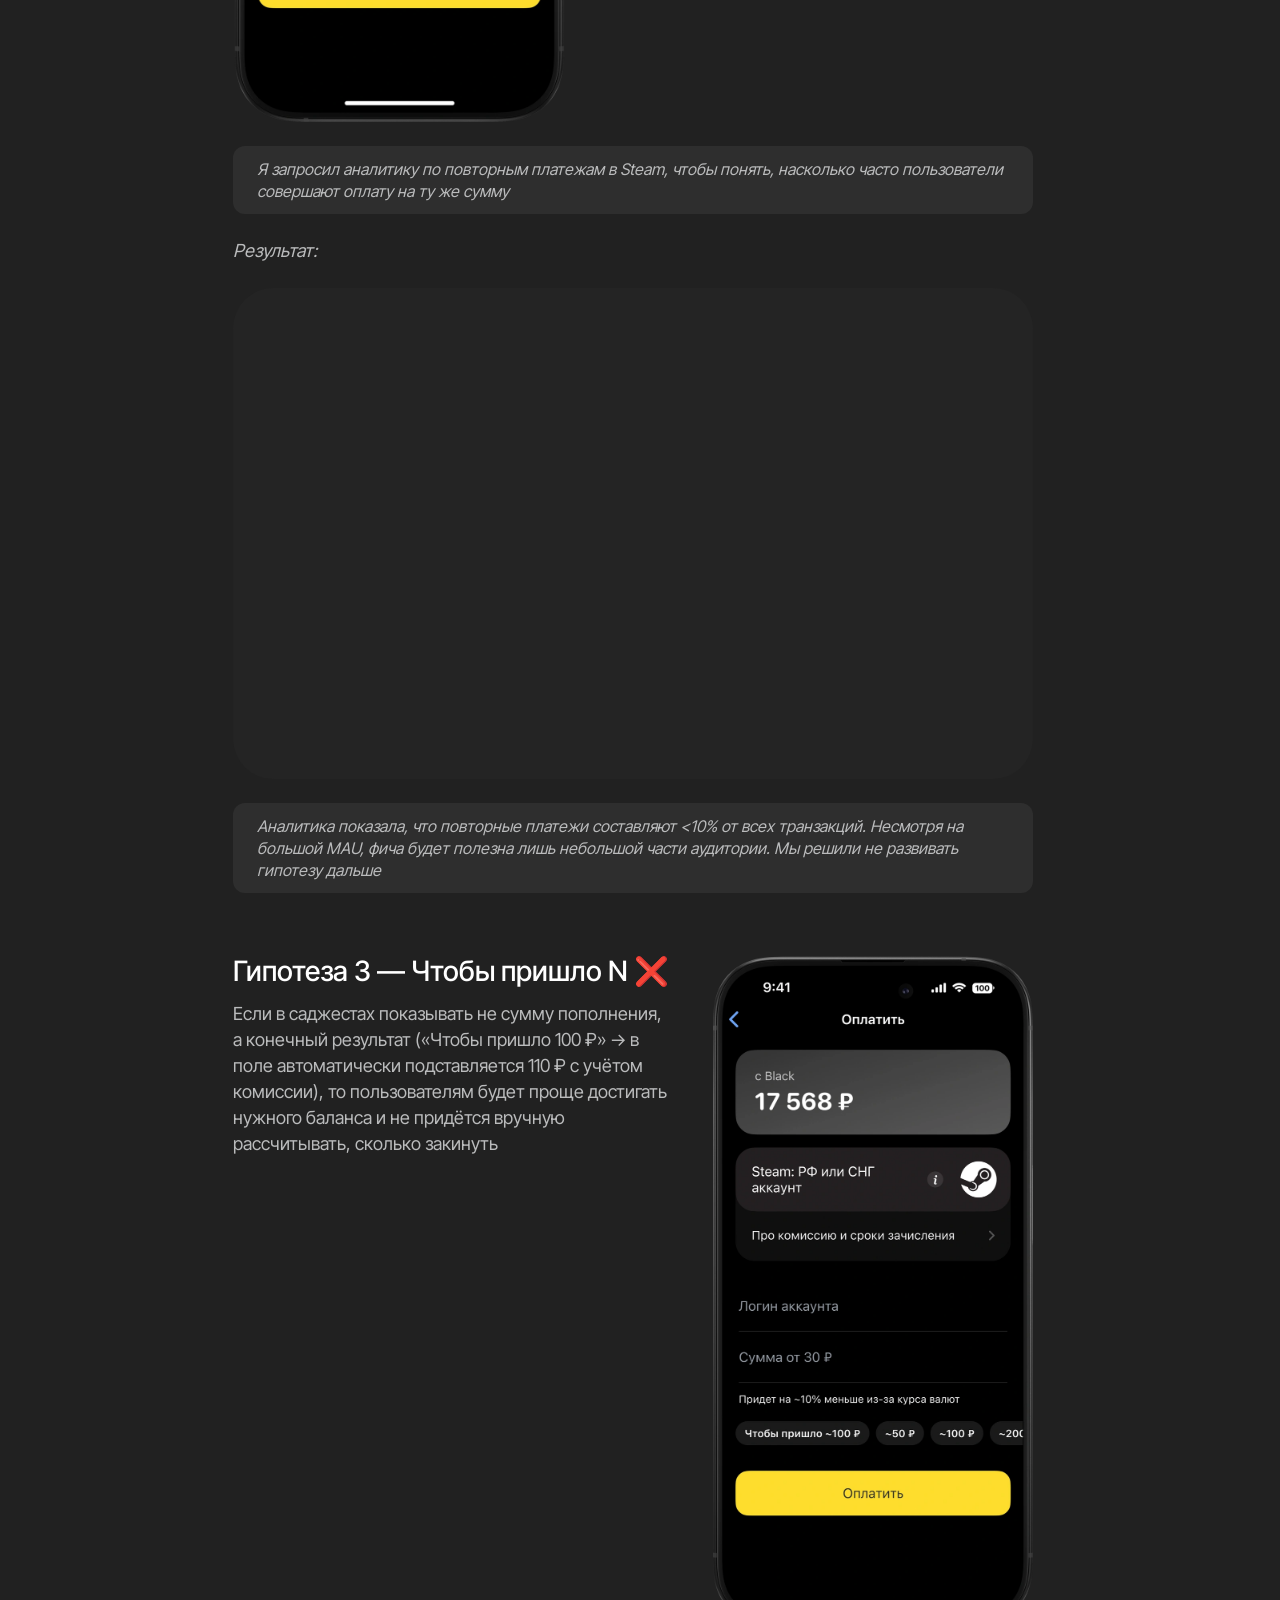
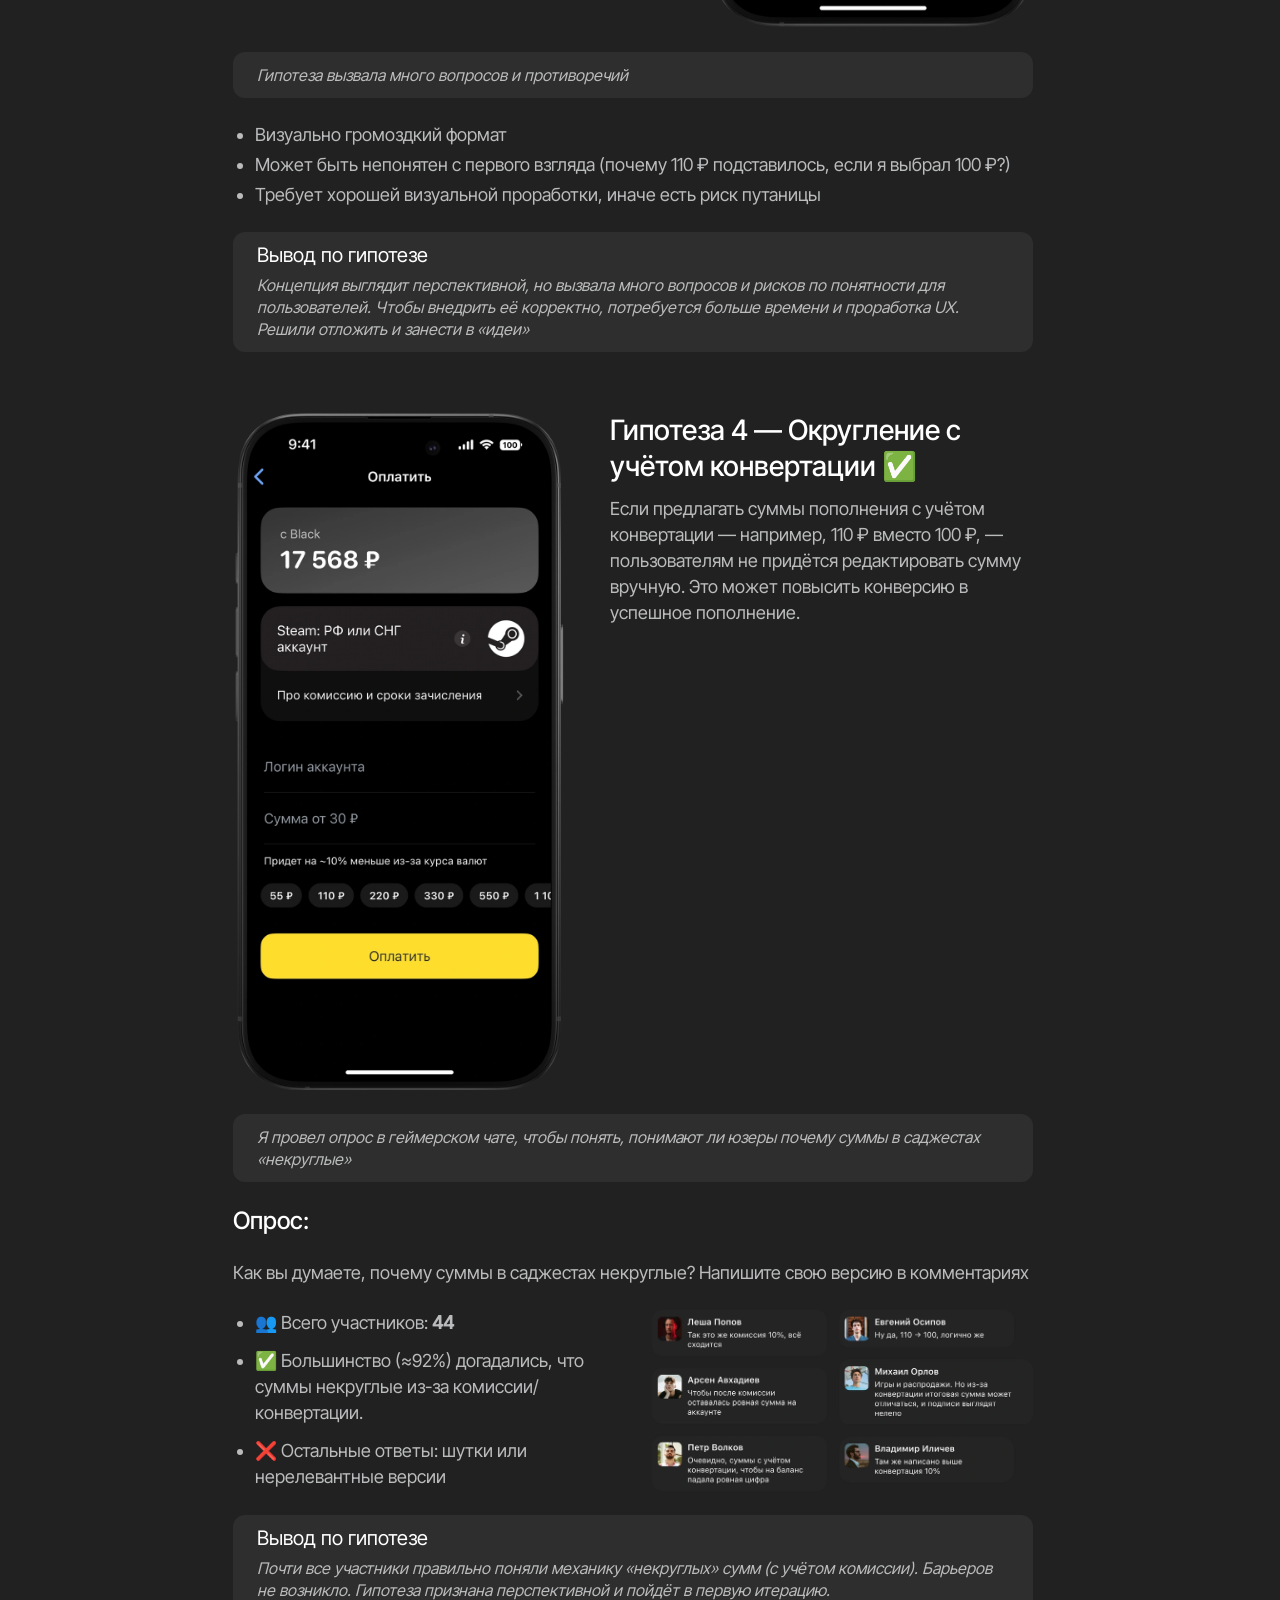
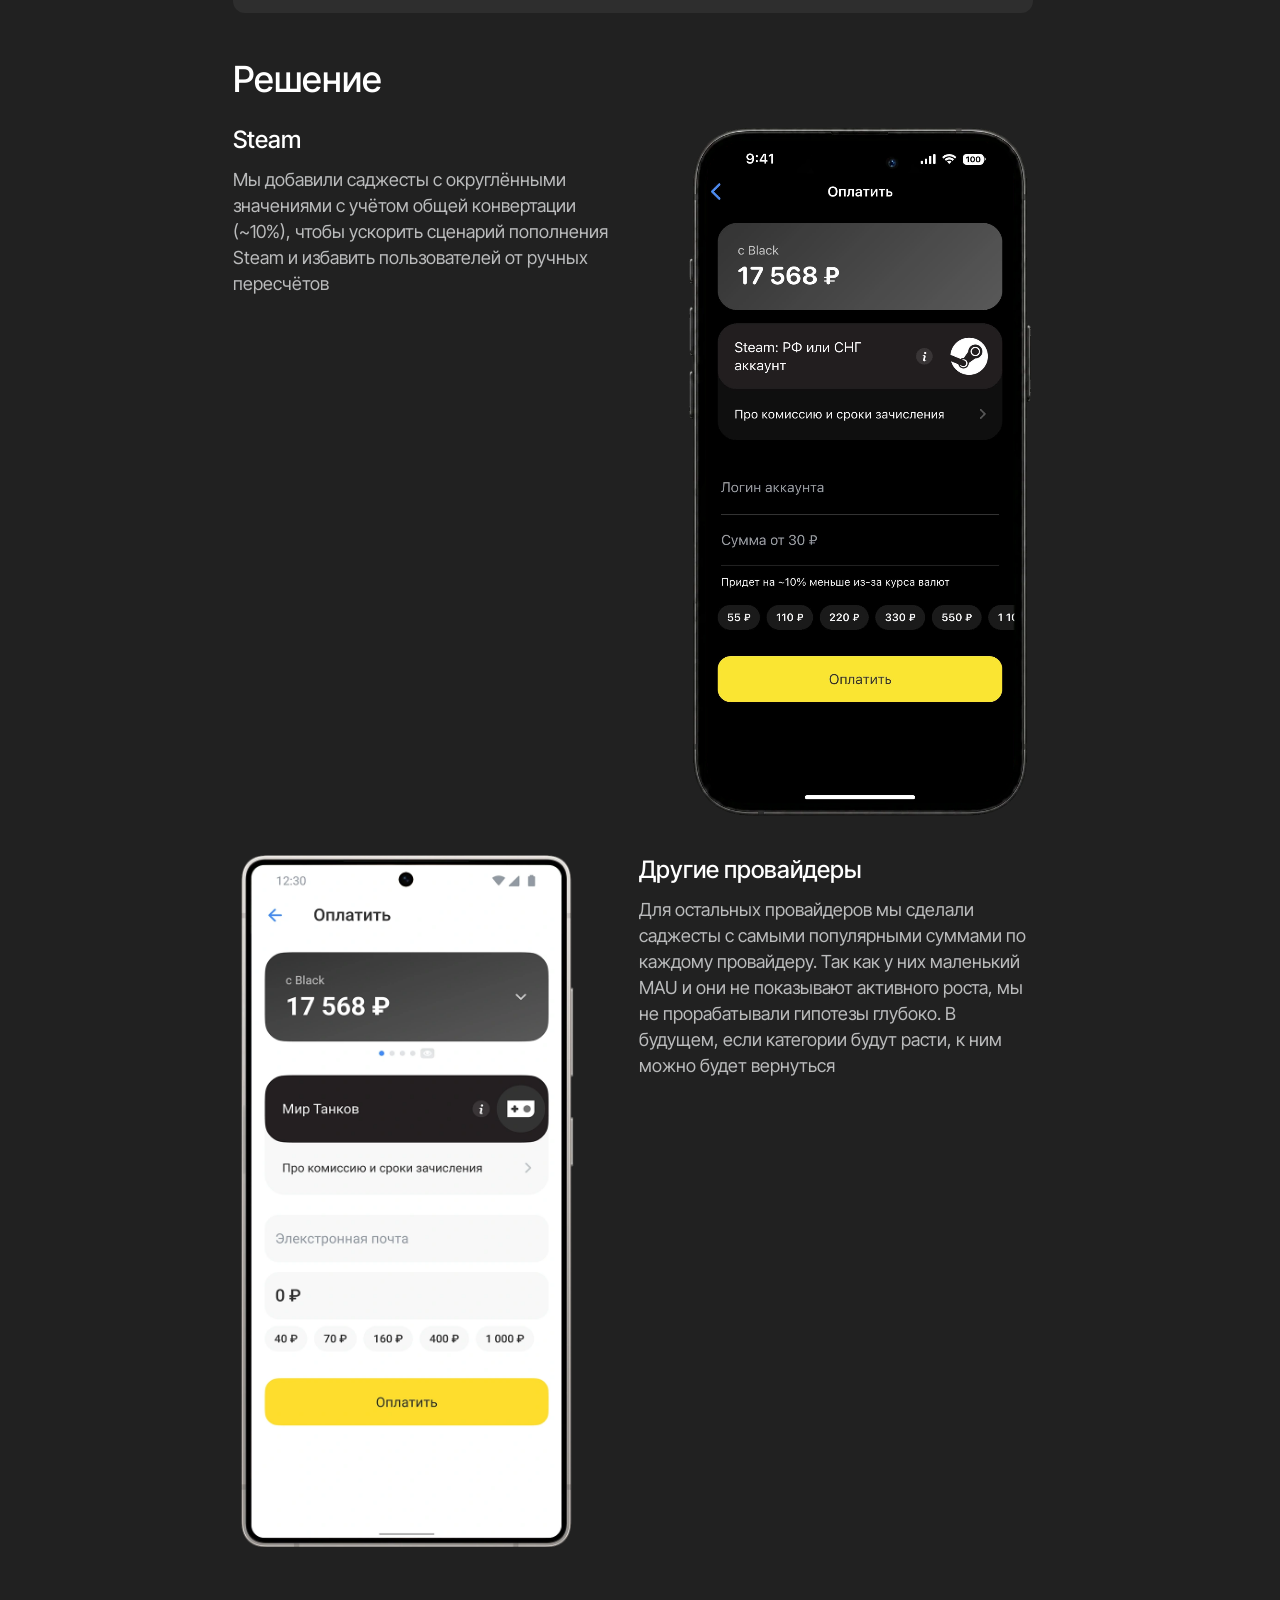
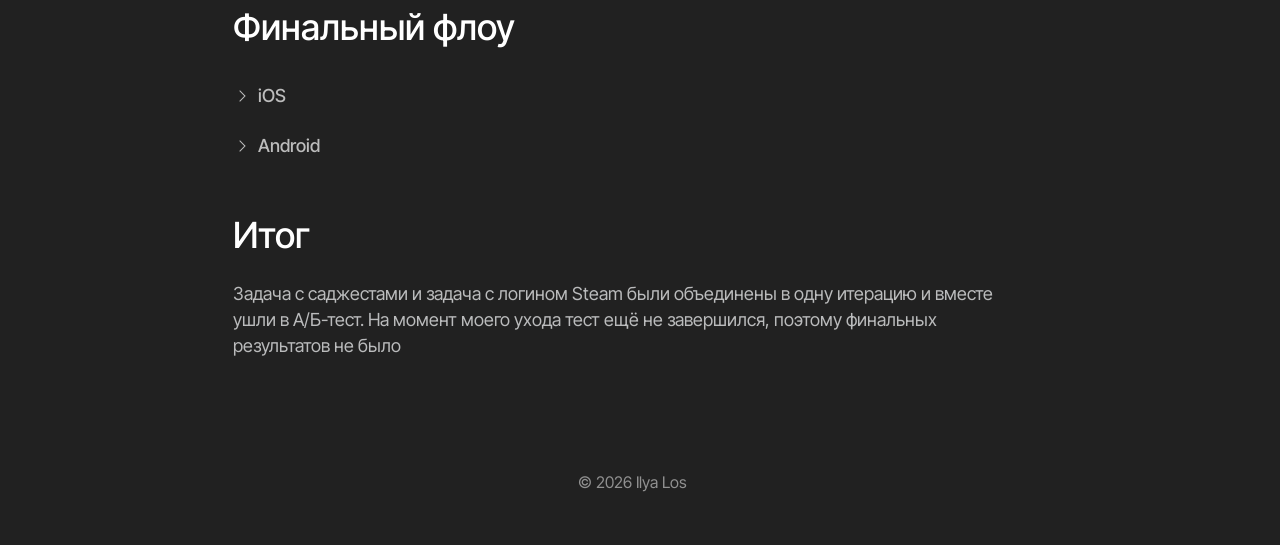
<file: cases/payment-suggestions/index.html>
<!doctype html>
<html lang="ru"><head><script>
// A browser may skip a cross-document fade during slow or interrupted navigation.
for(const type of ['pageswap','pagereveal'])addEventListener(type,event=>{
 event.viewTransition?.ready.catch(()=>{});
});
</script><meta charset="utf-8"><meta name="viewport" content="width=device-width,initial-scale=1">
<title>Саджесты сумм — Т-Банк · Илья Лось</title><meta name="description" content="Исследовали, какие суммы предлагать при пополнении игровых сервисов, и подготовили саджесты с учётом конвертации для Steam.">
<link rel="icon" type="image/svg+xml" href="../../assets/site/favicon.svg"><link rel="stylesheet" href="../../assets/site/fonts.css"><link rel="stylesheet" href="../../styles.css?v=resume-padding-22"><link rel="stylesheet" href="../paper-case.css?v=shared-controls-21"><link rel="stylesheet" href="../image-zoom.css?v=2"><link rel="stylesheet" href="payment-case.css?v=paper-55"></head><body class="paper-case payment-case">
<a class="skip-link" href="#case-content">Перейти к кейсу</a><header class="site-header container">
<a class="identity" href="../../"><img src="../../assets/site/avatar-144.webp" alt="" width="48" height="48"><span>Лось Илья</span></a>
<nav class="contact-links" aria-label="Контакты"><a class="pill" href="../../assets/site/ilya-los-cv.pdf" target="_blank" rel="noopener">Резюме <svg class="contact-icon" width="20" height="20" aria-hidden="true" xmlns="http://www.w3.org/2000/svg" viewBox="0 0 24 24">
  <path fill="currentColor" fill-rule="evenodd" d="M6.664 7a.75.75 0 0 1 .75-.75h9.9a.75.75 0 0 1 .75.75v9.9a.75.75 0 0 1-1.5 0V8.81L7.53 17.845a.75.75 0 0 1-1.06-1.06l9.033-9.034H7.414a.75.75 0 0 1-.75-.75" clip-rule="evenodd"/>
</svg></a><a class="pill telegram-icon" href="https://t.me/elkkkkkk" target="_blank" rel="noopener" aria-label="Telegram"><svg viewBox="0 0 24 24" width="24" height="24" aria-hidden="true" xmlns="http://www.w3.org/2000/svg"><path transform="translate(8 11)" d="M11.968-5.223C11.955-5.282 11.927-5.337 11.886-5.381 11.845-5.426 11.793-5.459 11.735-5.477 11.525-5.519 11.307-5.503 11.105-5.433 11.105-5.433-2.913-0.394-3.714 0.165-3.886 0.285-3.944 0.354-3.973 0.436-4.111 0.837-3.68 1.008-3.68 1.008-3.68 1.008-0.067 2.186-0.067 2.186-0.006 2.197 0.057 2.193 0.117 2.175 0.938 1.655 8.383-3.047 8.816-3.205 8.882-3.225 8.934-3.205 8.92-3.155 8.748-2.552 2.314 3.163 2.279 3.197 2.262 3.211 2.248 3.23 2.24 3.251 2.231 3.271 2.229 3.293 2.231 3.316 2.231 3.316 1.894 6.844 1.894 6.844 1.894 6.844 1.753 7.941 2.851 6.844 3.629 6.064 4.377 5.419 4.749 5.105 5.992 5.963 7.329 6.912 7.905 7.408 8.002 7.502 8.117 7.575 8.243 7.624 8.37 7.672 8.504 7.695 8.639 7.69 8.805 7.67 8.961 7.6 9.086 7.489 9.211 7.377 9.3 7.23 9.339 7.068 9.339 7.068 11.893-3.213 11.978-4.591 11.986-4.724 11.998-4.812 11.999-4.904 12.003-5.011 11.992-5.119 11.968-5.223Z" fill="currentColor" fill-rule="evenodd"/></svg></a></nav>
</header><main id="case-content"><section class="case-hero"><span class="case-avatar payment-shield" role="img" aria-label="Т-Банк"><img src="../../assets/site/t-shield.svg" alt=""></span><div class="case-hero-copy"><div class="tags"><span>Android</span><span>iOS</span></div><h1>Как помочь пользователю быстрее пополнить игровой баланс и не рассчитывать сумму с учётом конвертации вручную</h1><p>Бенчмаркинг, проверка гипотез и финальный сценарий для A/B-теста</p></div></section><div class="case-body"><section class="case-section"><h2>Моя роль</h2><p>Изучал данные и решения конкурентов, формулировал и проверял гипотезы, подготовил финальный флоу и передал дизайн в разработку для A/B-теста.</p>
</section><section class="case-section payment-context" id="context"><div class="payment-context-row">
<div class="case-column">
<h2>Контекст</h2>
<p>Наша команда отвечает за платежи в категориях «Мобильная связь» и «Игры»<br>В мобильной связи саджесты уже показали рост среднего чека и ускорение оплаты, поэтому мы решили протестировать механику и в играх</p>
</div>
<a class="case-image payment-phone-image" href="media-1-lossless.webp" target="_blank" rel="noopener"><img width="2000" height="4338" loading="lazy" src="media-1-lossless-view-1600.webp" alt="Саджесты в категории «Мобильная связь»" srcset="media-1-lossless-view-800.webp 800w, media-1-lossless-view-1600.webp 1600w" sizes="(max-width: 700px) calc(100vw - 40px), 800px" decoding="async"></a></div>
</section><section class="case-section payment-goals"><h2>Цели</h2>
<div class="case-columns">
<div class="case-column">
<h2>Бизнеса</h2>
<p>Увеличить скорость и конверсию успешных оплат, а также создать потенциал для роста среднего чека</p>
</div>
<div class="case-column">
<h2>Пользователя</h2>
<p>Быстро и легко пополнить баланс без дополнительных расчётов</p>
</div>
</div>
<details class="evidence"><summary>Какая аудитория затронута проблемой</summary>
<ul><li>Ежедневно тысячи пользователей совершают платежи в популярных игровых сервисах (например, Steam, Warface, World of Tanks)</li><li>MAU в категории «Игры» — десятки тысяч человек, что составляет менее 1% от всех платежей</li></ul>
</details>
<details class="evidence"><summary>Критерии успешности</summary>
<ul><li>📈 Рост среднего чека</li><li>🚀 Увеличение конверсии в оплату</li><li>⚡ Ускорение сценария оплаты</li></ul>
</details>
</section><section class="case-section"><details class="large-disclosure"><summary>Процесс</summary>
<p><span><strong>Discover</strong></span></p>
<ul><li>Изучил данные (средний чек на транзакцию и траты пользователя в месяц)</li><li>Провёл бенчмаркинг конкурентов: смотрел на количество саджестов, суммы, формат</li></ul>
<p><span><strong>Define</strong></span></p>
<ul><li>На основе данных и бенчей сформулировал гипотезы и подготовил макеты для тестов</li></ul>
<p><span><strong>Develop</strong></span></p>
<ul><li>Протестировал гипотезы</li><li>После тестов возникли вопросы о паттернах трат в Steam (игры, кейсы, скины или пополнение «с запасом»).</li><li>С центром исследований провели пуш-опрос среди пользователей, которые пополняли Steam.</li><li>На синке приоритизировали гипотезы (смотрели на ценность для метрик и сложность реализации)</li><li><span><strong>Deliver</strong></span></li><li>Подготовил итоговый флоу для выбранной гипотезы</li><li>Передал дизайн в разработку для запуска А/Б-теста</li></ul>
</details>
</section><section class="case-section benchmark"><h2>Бенчмаркинг</h2>
<p>Перед формулировкой гипотез я провёл бенчмаркинг: хотел понять, как эта задача решается на рынке. Это позволило зафиксировать базовый паттерн (фиксированные суммы) и убедиться, что есть пространство для экспериментов</p>
<a class="case-image" href="media-2-lossless.webp" target="_blank" rel="noopener"><img width="5749" height="3197" loading="lazy" src="media-2-lossless-view-1600.webp" alt="Бенчмаркинг саджестов сумм у конкурентов" srcset="media-2-lossless-view-800.webp 800w, media-2-lossless-view-1600.webp 1600w" sizes="(max-width: 700px) calc(100vw - 40px), 800px" decoding="async"></a><p><span><a href="https://www.figma.com/design/iWnZ7DPYRFxJ5YJwB5TnIF/%D0%98%D1%81%D1%81%D0%BB%D0%B5%D0%B4%D0%BE%D0%B2%D0%B0%D0%BD%D0%B8%D1%8F-%D0%A2-%D0%91%D0%B0%D0%BD%D0%BA?node-id=0-1&amp;t=rSmXw5T0GIpMkmQq-1" target="_blank" rel="noopener" class="project-link">Смотреть бенчмаркинг →</a></span></p>
</section><section class="case-section" id="hypotheses"><h2>Гипотезы</h2>
<div class="hypotheses-list"><article class="hypothesis"><div class="payment-hypothesis-lead"><div class="payment-hypothesis-row"><header class="hypothesis-intro"><h3>Гипотеза 1 — «Контентные саджесты» ❌</h3>
<p>Если вместо обычных сумм использовать саджесты с подписью («на игру», «на распродажу», «на новый скин», «на кейсы») и ставить их на первое место + подсветить иконкой + сделать сумму чуть выше средней транзакции, то можно повысить средний чек</p>
</header><a class="case-image payment-phone-image" href="media-3-lossless.webp" target="_blank" rel="noopener"><img width="1797" height="3770" loading="lazy" src="media-3-lossless-view-1600.webp" alt="Макет контентных саджестов" srcset="media-3-lossless-view-800.webp 800w, media-3-lossless-view-1600.webp 1600w" sizes="(max-width: 700px) calc(100vw - 40px), 800px" decoding="async"></a></div><aside class="case-note">Я провёл опрос в геймерском чате, чтобы проверить реакцию пользователей на разные формулировки саджестов и собрать инсайты для проверки гипотезы</aside>
</div><div class="payment-survey"><h3>Опрос:</h3>
<p>Выберите те формулировки, которые вам откликаются, и опишите, какие эмоции они вызывают:</p>
<a class="case-image" href="media-4.png" target="_blank" rel="noopener"><img width="4772" height="305" loading="lazy" src="media-4-view-1600.webp" alt="Формулировки саджестов для опроса" srcset="media-4-view-800.webp 800w, media-4-view-1600.webp 1600w" sizes="(max-width: 700px) calc(100vw - 40px), 800px" decoding="async"></a><p><em>Результаты опроса:</em></p>
<div class="case-columns payment-survey-results">
<div class="case-column">
<a class="case-image" href="media-5.png" target="_blank" rel="noopener"><img width="1720" height="1212" loading="lazy" src="content-suggestions-idle.svg" alt="Результаты опроса о контентных саджестах" data-still-src="media-5.png" data-motion-src="content-suggestions.svg?v=2" id="content-suggestions"></a></div>
<div class="case-column">
<a class="case-image" href="media-6.png" target="_blank" rel="noopener"><img width="1589" height="1004" loading="lazy" src="media-6-view-1589.webp" alt="Комментарии участников опроса" srcset="media-6-view-800.webp 800w, media-6-view-1589.webp 1589w" sizes="(max-width: 700px) calc(100vw - 40px), 800px" decoding="async"></a></div>
</div>
</div><aside class="case-note payment-conclusion"><h4>Вывод по гипотезе</h4><p>Тест показал, что формулировки не несут ценности и не вызывают эмоций. Гипотезу отложили</p></aside></article><article class="hypothesis"><div class="payment-hypothesis-row payment-hypothesis-row--reverse"><header class="hypothesis-intro"><h3>Гипотеза 2 — «Саджест последнего платежа» ❌</h3>
<p>Если добавить саджест с повтором последнего платежа, то это упростит процесс пополнения и ускорит оплату</p>
</header><a class="case-image payment-phone-image" href="media-7-lossless.webp" target="_blank" rel="noopener"><img width="1822" height="3772" loading="lazy" src="media-7-lossless-view-1600.webp" alt="Макет саджеста последнего платежа" srcset="media-7-lossless-view-800.webp 800w, media-7-lossless-view-1600.webp 1600w" sizes="(max-width: 700px) calc(100vw - 40px), 800px" decoding="async"></a></div><aside class="case-note">Я запросил аналитику по повторным платежам в Steam, чтобы понять, насколько часто пользователи совершают оплату на ту же сумму</aside>
<p><em>Результат:</em></p>
<a class="case-image" href="media-8.png" target="_blank" rel="noopener"><img width="2369" height="1454" loading="lazy" src="equal-payments-idle.svg" alt="Данные о повторных платежах в Steam" data-still-src="media-8.png" data-motion-src="equal-payments.svg?v=1" id="equal-payments"></a><aside class="case-note">
<p>Аналитика показала, что повторные платежи составляют &lt;10% от всех транзакций. Несмотря на большой MAU, фича будет полезна лишь небольшой части аудитории. Мы решили не развивать гипотезу дальше</p>
</aside>
</article><article class="hypothesis hypothesis--third"><div class="payment-hypothesis-row"><header class="hypothesis-intro"><h3>Гипотеза 3 — Чтобы пришло N ❌</h3>
<p>Если в саджестах показывать не сумму пополнения, а конечный результат («Чтобы пришло 100 ₽» → в поле автоматически подставляется 110 ₽ с учётом комиссии), то пользователям будет проще достигать нужного баланса и не придётся вручную рассчитывать, сколько закинуть</p>
</header><a class="case-image payment-phone-image" href="media-9-lossless.webp" target="_blank" rel="noopener"><img width="1800" height="3800" loading="lazy" src="media-9-lossless-view-1600.webp" alt="Макет саджестов «Чтобы пришло N»" srcset="media-9-lossless-view-800.webp 800w, media-9-lossless-view-1600.webp 1600w" sizes="(max-width: 700px) calc(100vw - 40px), 800px" decoding="async"></a></div><aside class="case-note"><em>Гипотеза вызвала много вопросов и противоречий</em></aside>
<ul><li>Визуально громоздкий формат</li><li>Может быть непонятен с первого взгляда (почему 110 ₽ подставилось, если я выбрал 100 ₽?)</li><li>Требует хорошей визуальной проработки, иначе есть риск путаницы</li></ul>
<aside class="case-note payment-conclusion"><h4>Вывод по гипотезе</h4><p>Концепция выглядит перспективной, но вызвала много вопросов и рисков по понятности для пользователей. Чтобы внедрить её корректно, потребуется больше времени и проработка UX. Решили отложить и занести в «идеи»</p></aside></article><article class="hypothesis"><div class="payment-hypothesis-row payment-hypothesis-row--reverse"><header class="hypothesis-intro"><h3>Гипотеза 4 — Округление с учётом конвертации ✅</h3>
<p>Если предлагать суммы пополнения с учётом конвертации — например, 110 ₽ вместо 100 ₽, — пользователям не придётся редактировать сумму вручную. Это может повысить конверсию в успешное пополнение.</p>
</header><a class="case-image payment-phone-image" href="media-10-lossless.webp" target="_blank" rel="noopener"><img width="3708" height="7544" loading="lazy" src="media-10-lossless-view-1600.webp" alt="Макет сумм с учётом конвертации" srcset="media-10-lossless-view-800.webp 800w, media-10-lossless-view-1600.webp 1600w" sizes="(max-width: 700px) calc(100vw - 40px), 800px" decoding="async"></a></div><aside class="case-note">Я провел опрос в геймерском чате, чтобы понять, понимают ли юзеры почему суммы в саджестах «некруглые»</aside>
<h3>Опрос:</h3>
<p>Как вы думаете, почему суммы в саджестах некруглые? Напишите свою версию в комментариях</p>
<div class="case-columns payment-rounding-results">
<div class="case-column">
<ul><li>👥 Всего участников: <strong>44</strong></li><li>✅ Большинство (≈92%) догадались, что суммы некруглые из-за комиссии/конвертации.</li><li>❌ Остальные ответы: шутки или нерелевантные версии</li></ul>
</div>
<div class="case-column">
<a class="case-image" href="media-11.png" target="_blank" rel="noopener"><img width="1589" height="753" loading="lazy" src="media-11-view-1589.webp" alt="Ответы на опрос о некруглых суммах" srcset="media-11-view-800.webp 800w, media-11-view-1589.webp 1589w" sizes="(max-width: 700px) calc(100vw - 40px), 800px" decoding="async"></a></div>
</div>
<aside class="case-note payment-conclusion"><h4>Вывод по гипотезе</h4><p>Почти все участники правильно поняли механику «некруглых» сумм (с учётом комиссии). Барьеров не возникло. Гипотеза признана перспективной и пойдёт в первую итерацию.</p></aside></article></div></section><section class="case-section" id="solution"><h2>Решение</h2>
<div class="result-row">
<div class="result-copy">
<h3>Steam</h3>
<p>Мы добавили саджесты с округлёнными значениями с учётом общей конвертации (~10%), чтобы ускорить сценарий пополнения Steam и избавить пользователей от ручных пересчётов</p>
</div>
<div class="result-phone payment-video-phone" data-glass-group>
 <div class="result-phone-scene" data-glass-group>
  <img class="result-phone-frame" src="../../assets/site/steam-case/phone-front.webp" alt="" width="614" height="1230" loading="lazy">
  <div class="result-phone-screen" data-glass-group style="background:#000;mask-image:url('payment-phone-mask.svg?v=3');-webkit-mask-image:url('payment-phone-mask.svg?v=3')">
   <video data-payment-video src="payment-gestures-v2.mp4" poster="payment-gestures-v2.jpg" width="750" height="1624" aria-label="Выбор саджестов 110, 330 и 55 рублей в Steam" muted playsinline loop preload="metadata" style="clip-path:inset(0 round 120px);transform:matrix3d(0.729373333333,0,0,0,3.77161223881e-06,0.723657551479,0,1.12585439965e-07,0,0,1,0,33.5,27.5,0,1) translate(-3.75px,-8.12px) scale(1.01)"></video>
  </div>
 </div>
</div></div>
<div class="result-row result-row--reverse">
<div class="result-copy">
<h3>Другие провайдеры</h3>
<p>Для остальных провайдеров мы сделали саджесты с самыми популярными суммами по каждому провайдеру. Так как у них маленький MAU и они не показывают активного роста, мы не прорабатывали гипотезы глубоко. В будущем, если категории будут расти, к ним можно будет вернуться</p>
</div>
<img width="750" height="1500" loading="lazy" src="media-13-view-750.webp" alt="Саджесты для других игровых провайдеров" class="result-gif" srcset="media-13-view-750.webp 750w" sizes="(max-width: 700px) calc(100vw - 40px), 800px" decoding="async"></div>
</section><section class="case-section final-flow"><h2>Финальный флоу</h2>
<details>
<summary><strong>iOS</strong></summary>
<a class="case-image" href="media-14.png" target="_blank" rel="noopener"><img width="2286" height="2809" loading="lazy" src="media-14-view-1600.webp" alt="Финальный флоу на iOS" srcset="media-14-view-800.webp 800w, media-14-view-1600.webp 1600w" sizes="(max-width: 700px) calc(100vw - 40px), 800px" decoding="async"></a></details>
<details>
<summary> <strong>Android</strong></summary>
<a class="case-image" href="media-15-lossless.webp" target="_blank" rel="noopener"><img width="2271" height="3730" loading="lazy" src="media-15-lossless-view-1600.webp" alt="Финальный флоу на Android" srcset="media-15-lossless-view-800.webp 800w, media-15-lossless-view-1600.webp 1600w" sizes="(max-width: 700px) calc(100vw - 40px), 800px" decoding="async"></a></details>
</section><section class="case-section" id="result"><h2>Итог</h2>
<p>Задача с саджестами и задача с <span><a href="../steam-login/" target="_blank" rel="noopener">логином Steam</a></span><span> </span>были объединены в одну итерацию и вместе ушли в А/Б-тест. На момент моего ухода тест ещё не завершился, поэтому финальных результатов не было</p></section></div></main><footer class="site-footer container"><span>© 2026 Ilya Los</span></footer><div id="toast" role="status" hidden></div><script type="module" src="../case.js?v=mobile-76"></script><script type="module" src="../case-glass.js?v=header-glass-8"></script><script type="module" src="../image-zoom.js?v=3"></script><script type="module" src="payment-video.js?v=mobile-76"></script></body></html>
</file>
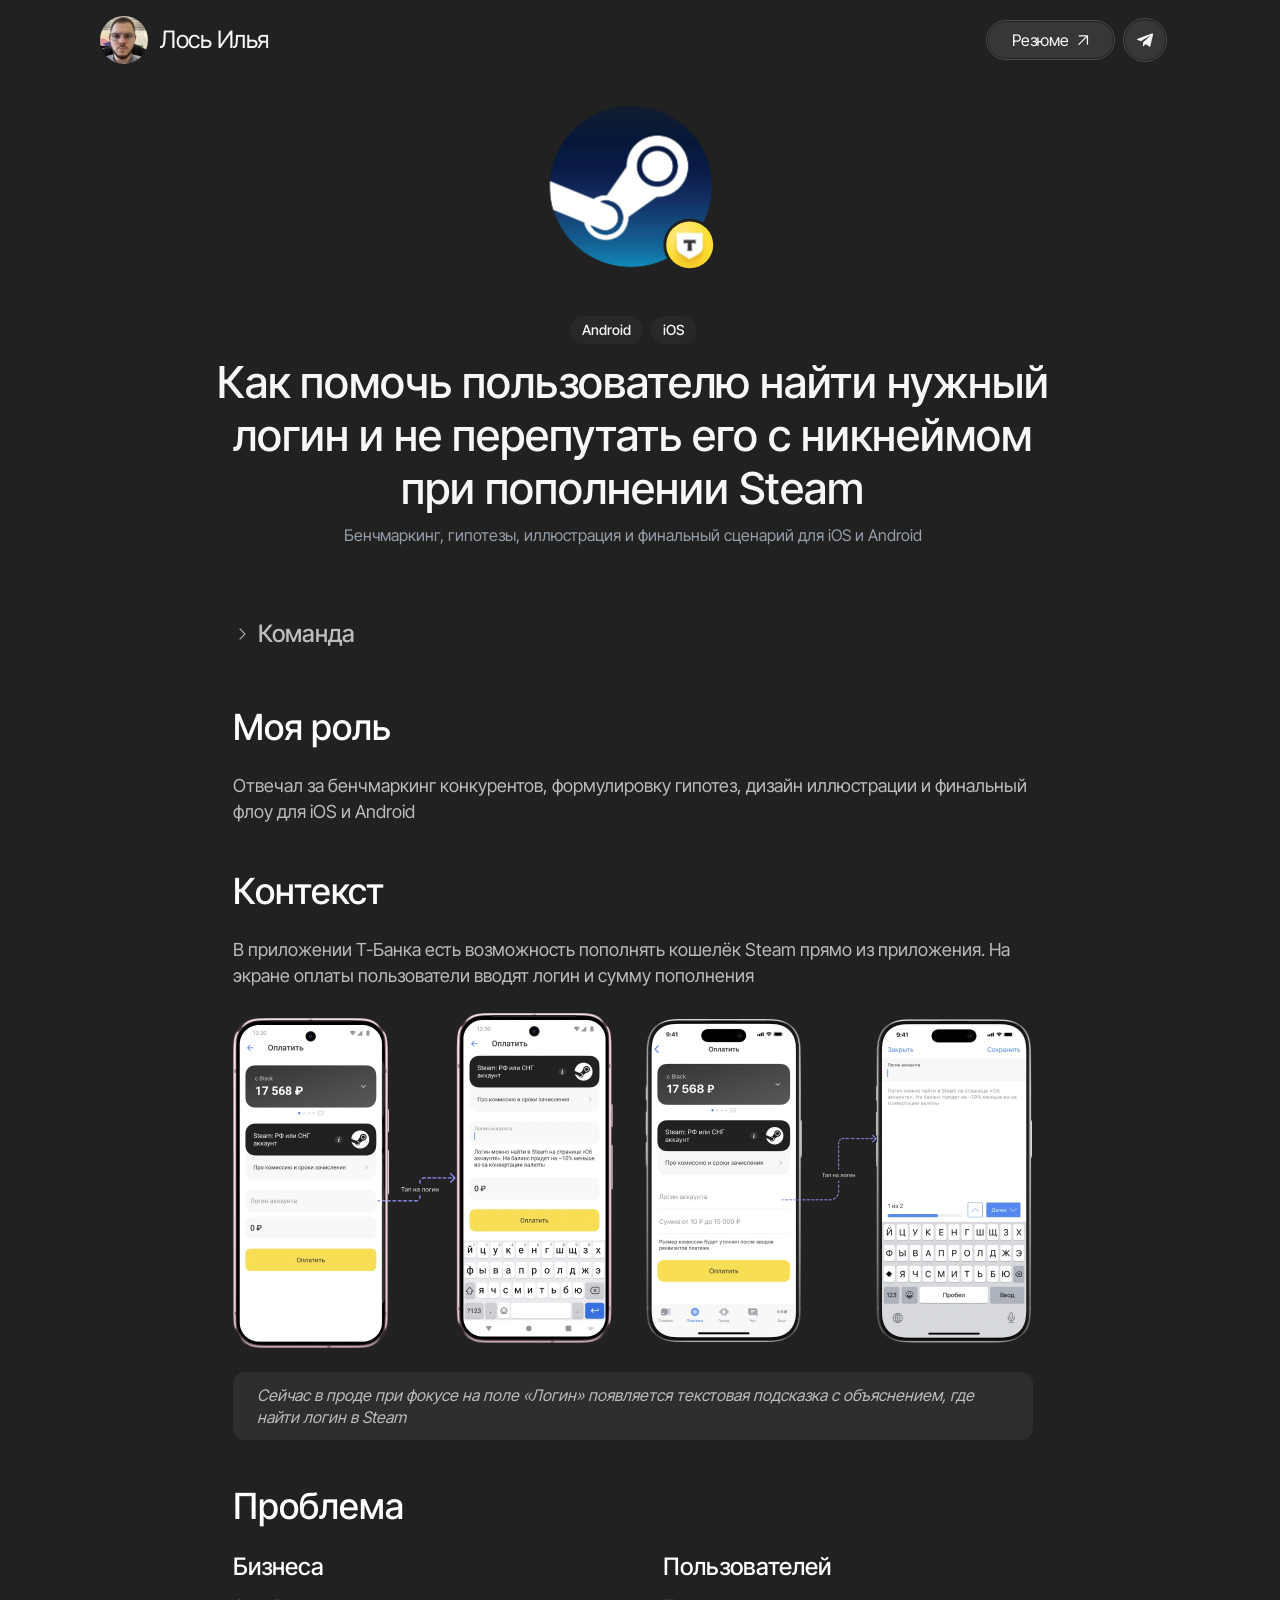
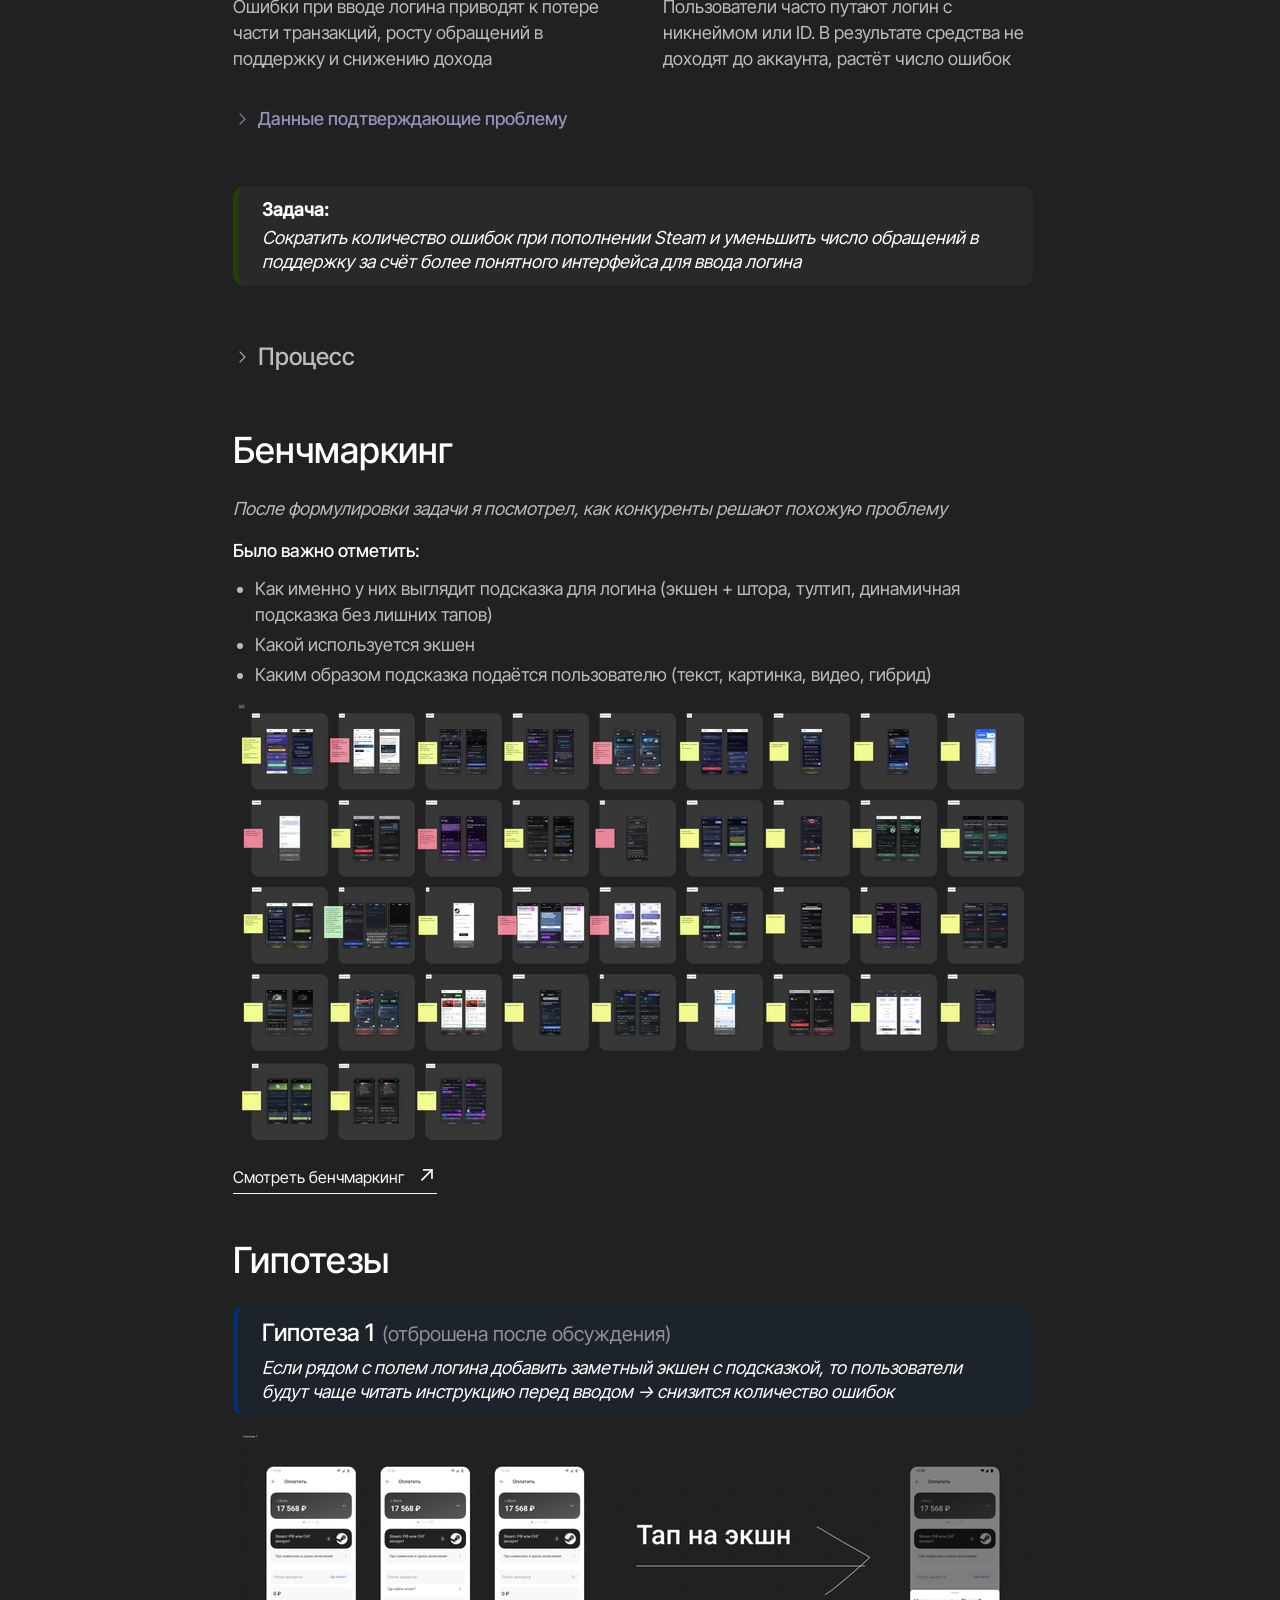
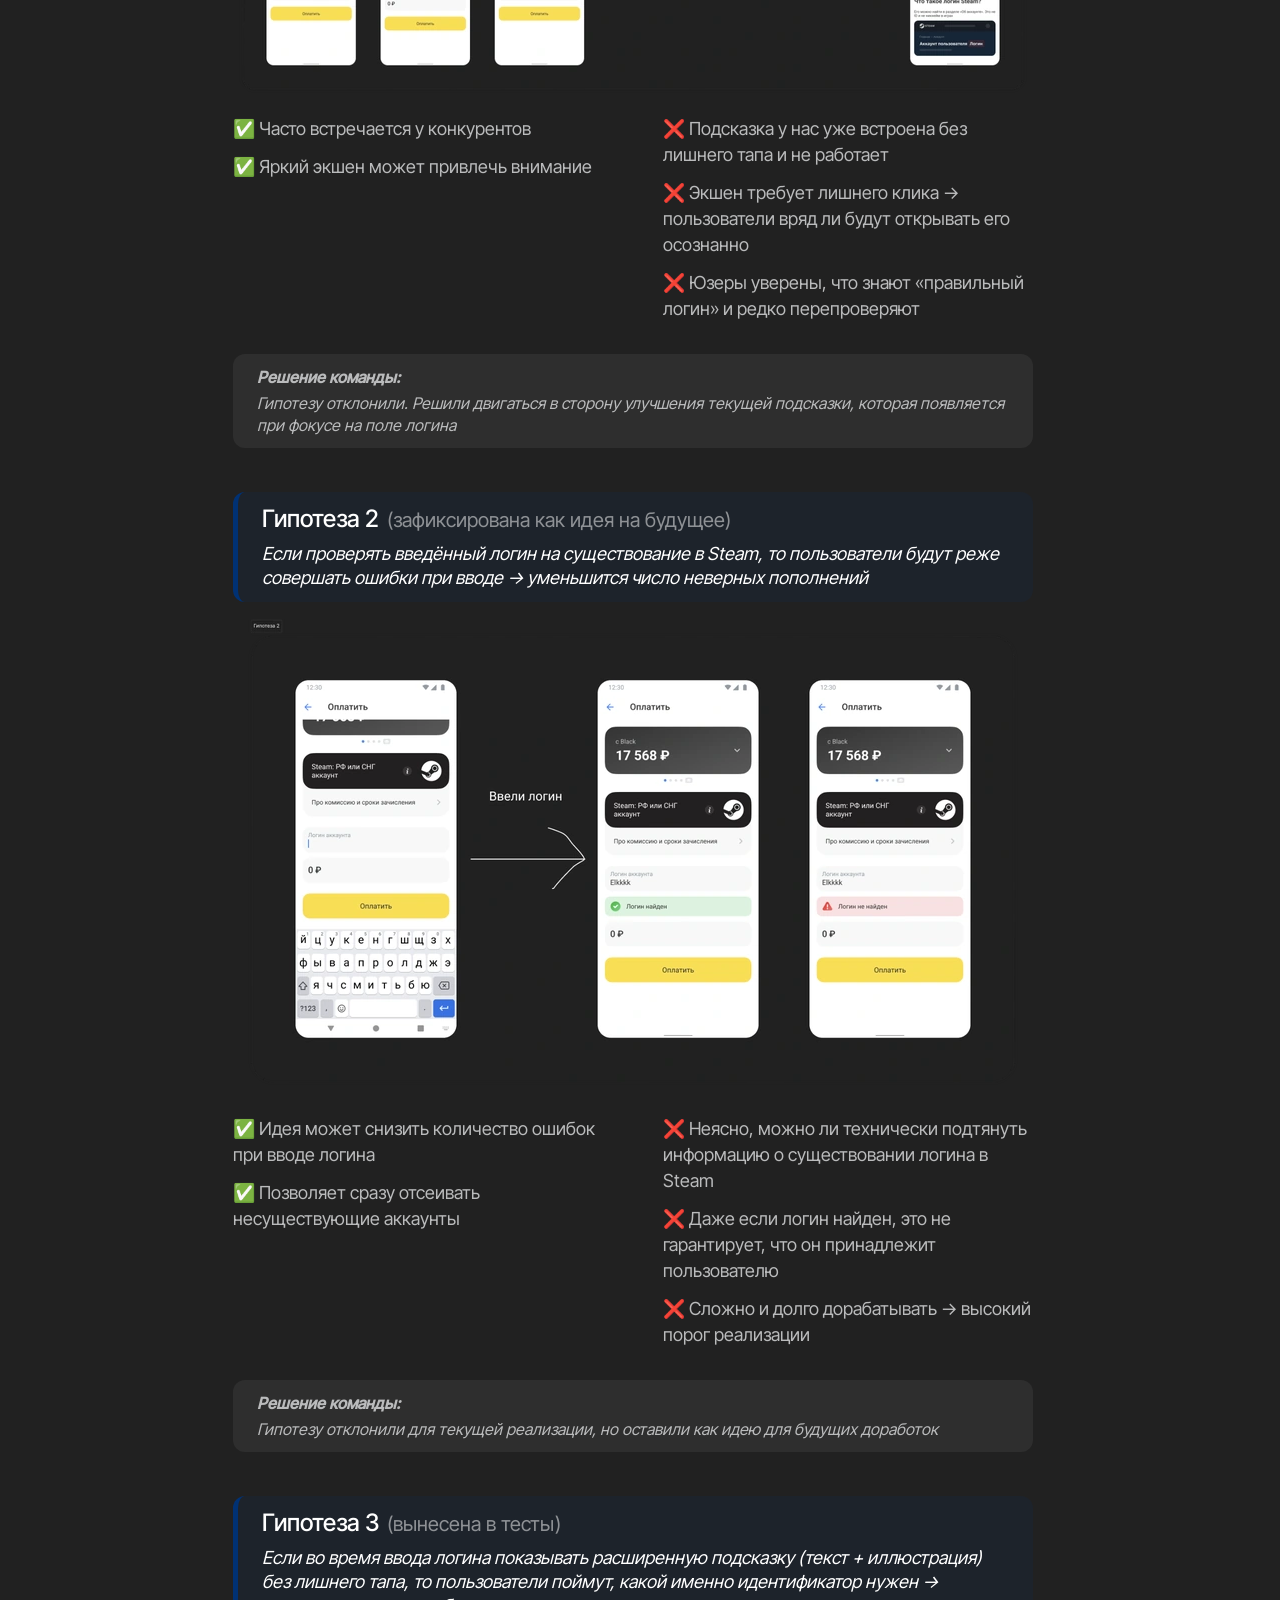
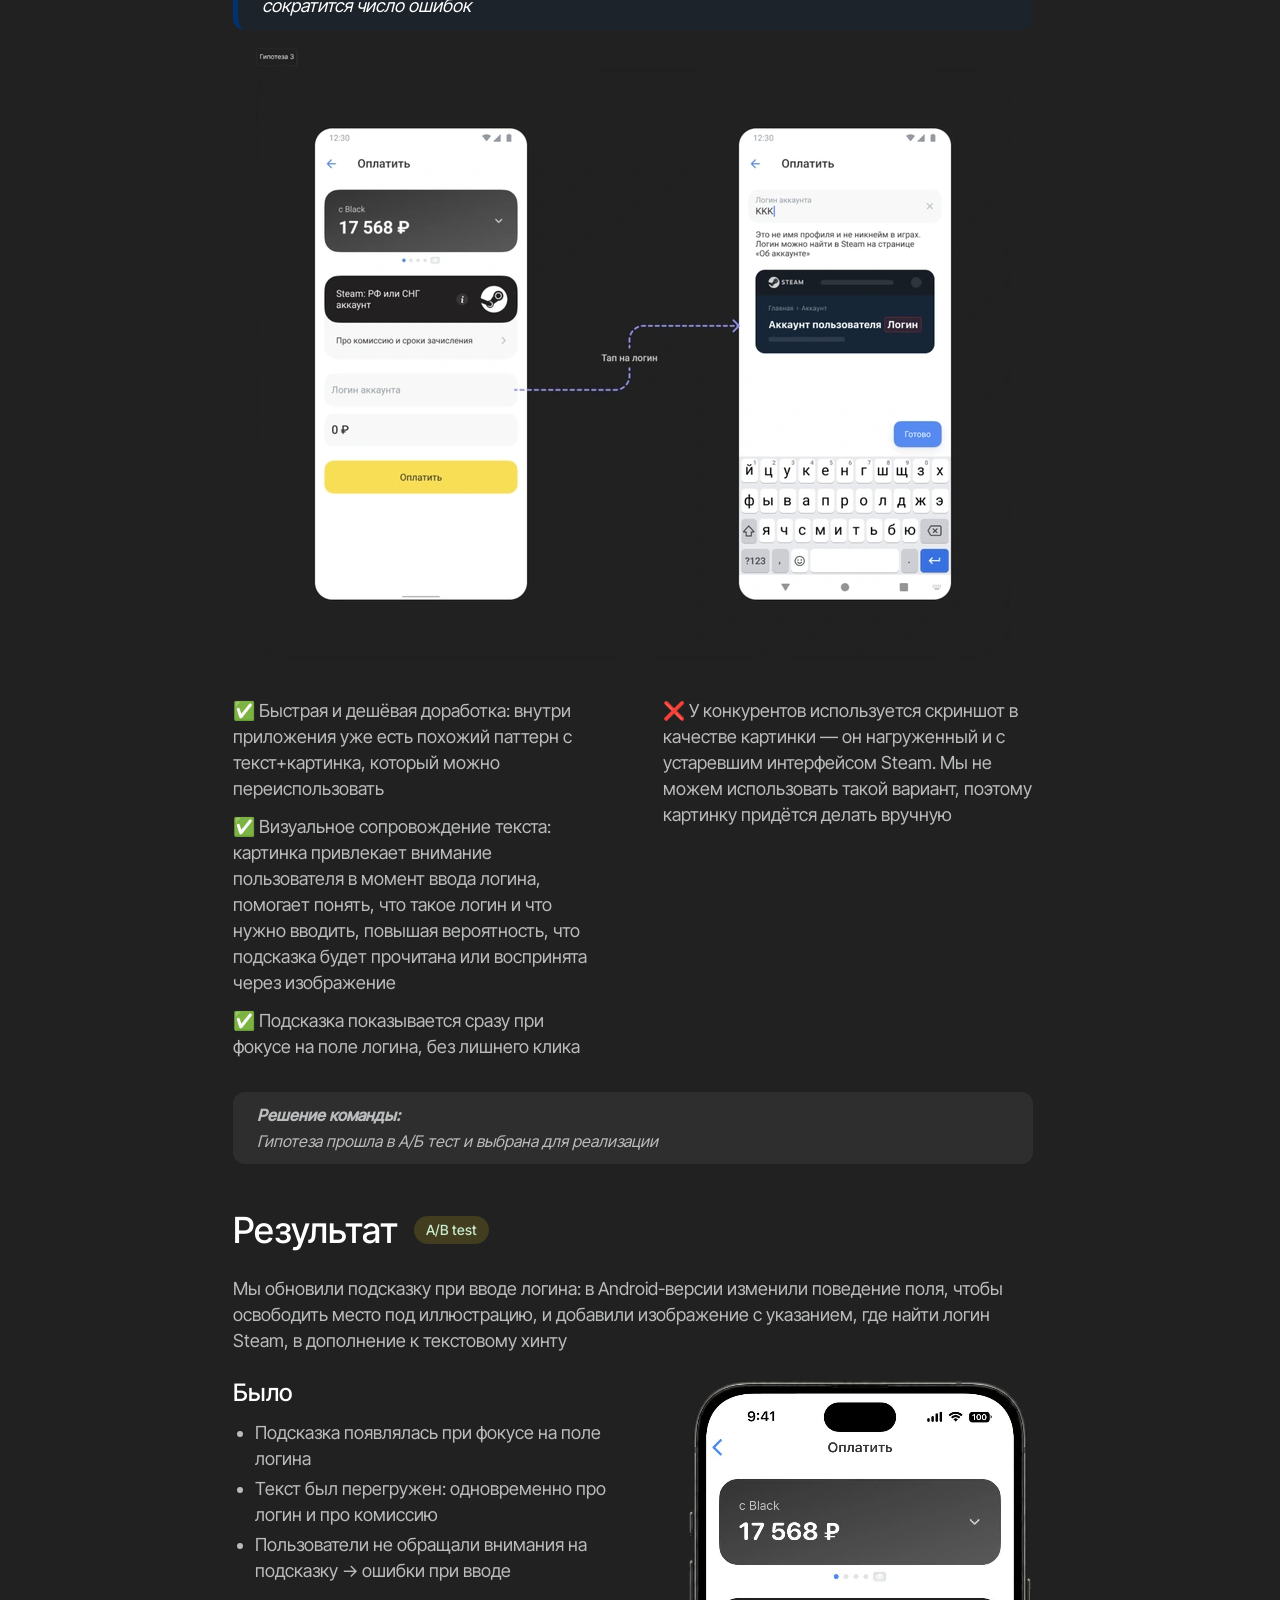
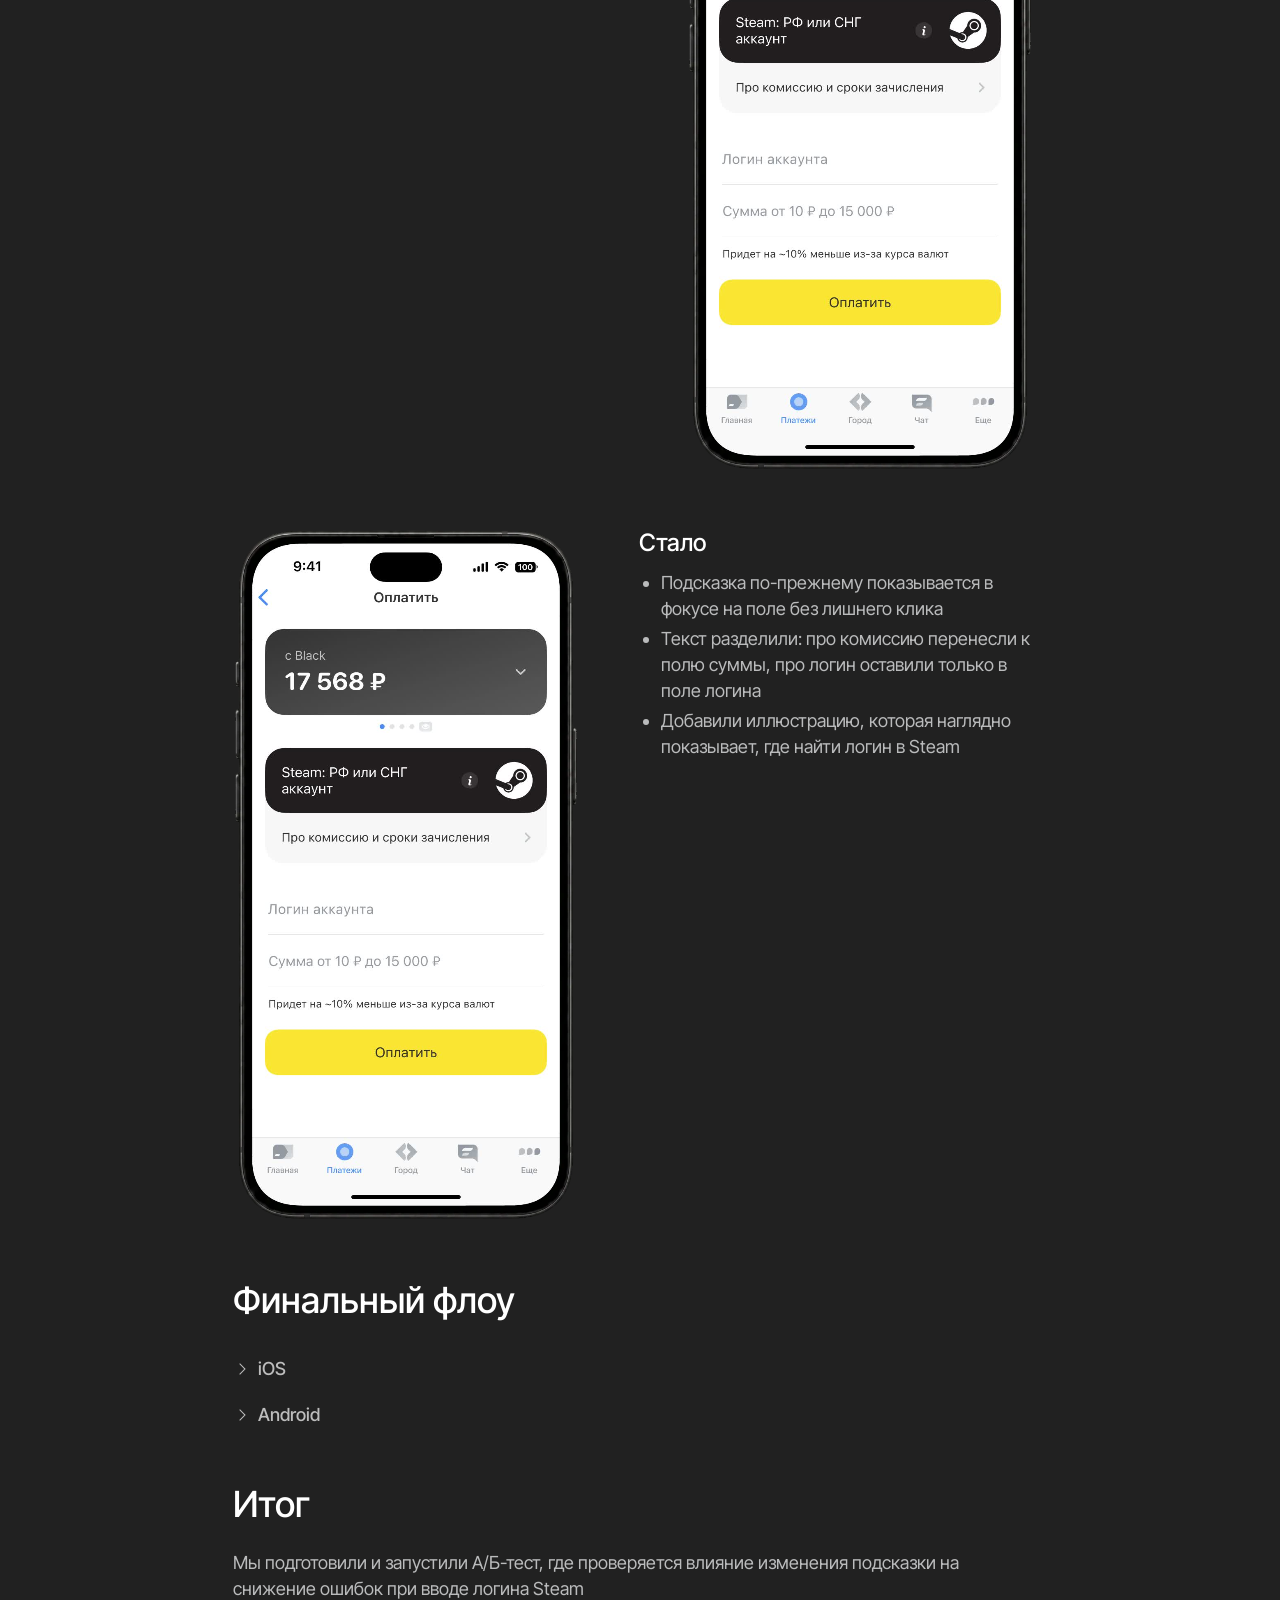
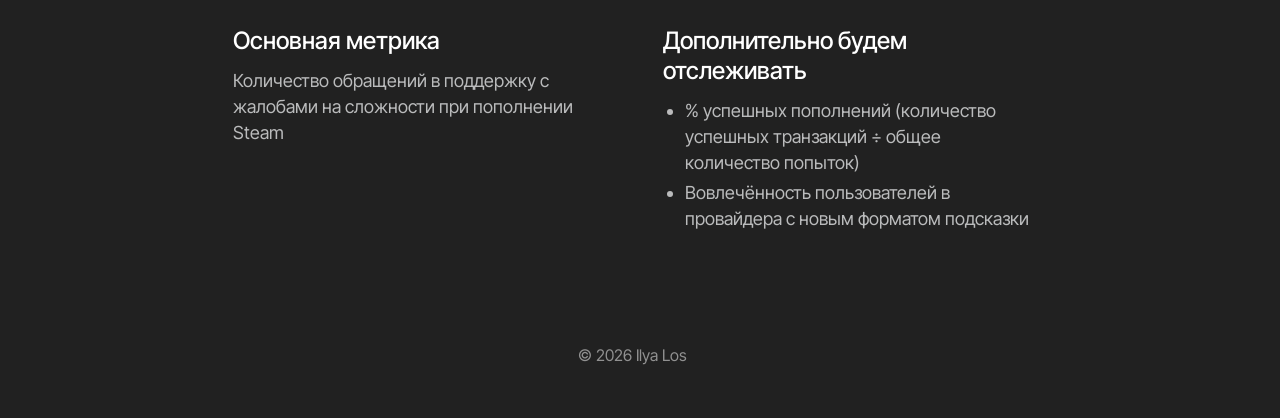
<file: cases/steam-login/index.html>
<!doctype html><html lang="ru"><head><script>
// A browser may skip a cross-document fade during slow or interrupted navigation.
for(const type of ['pageswap','pagereveal'])addEventListener(type,event=>{
 event.viewTransition?.ready.catch(()=>{});
});
</script><meta charset="utf-8"><meta name="viewport" content="width=device-width,initial-scale=1">
<title>Логин Steam — Т-Банк · Илья Лось</title><meta name="description" content="Бенчмаркинг, гипотезы, иллюстрация и финальный сценарий подсказки для логина Steam в Т-Банке.">
<link rel="icon" type="image/svg+xml" href="../../assets/site/favicon.svg"><link rel="stylesheet" href="../../assets/site/fonts.css?v=delivery-74"><link rel="stylesheet" href="../../styles.css?v=resume-padding-22"><link rel="stylesheet" href="../paper-case.css?v=shared-controls-21"><link rel="stylesheet" href="../image-zoom.css?v=2"></head><body class="paper-case">
<a class="skip-link" href="#case-content">Перейти к кейсу</a><header class="site-header container">
<a class="identity" href="../../"><img src="../../assets/site/avatar-144.webp" alt="" width="48" height="48"><span>Лось Илья</span></a>
<nav class="contact-links" aria-label="Контакты"><a class="pill" href="../../assets/site/ilya-los-cv.pdf" target="_blank" rel="noopener">Резюме <svg class="contact-icon" width="20" height="20" aria-hidden="true" xmlns="http://www.w3.org/2000/svg" viewBox="0 0 24 24">
  <path fill="currentColor" fill-rule="evenodd" d="M6.664 7a.75.75 0 0 1 .75-.75h9.9a.75.75 0 0 1 .75.75v9.9a.75.75 0 0 1-1.5 0V8.81L7.53 17.845a.75.75 0 0 1-1.06-1.06l9.033-9.034H7.414a.75.75 0 0 1-.75-.75" clip-rule="evenodd"/>
</svg></a><a class="pill telegram-icon" href="https://t.me/elkkkkkk" target="_blank" rel="noopener" aria-label="Telegram"><svg viewBox="0 0 24 24" width="24" height="24" aria-hidden="true" xmlns="http://www.w3.org/2000/svg"><path transform="translate(8 11)" d="M11.968-5.223C11.955-5.282 11.927-5.337 11.886-5.381 11.845-5.426 11.793-5.459 11.735-5.477 11.525-5.519 11.307-5.503 11.105-5.433 11.105-5.433-2.913-0.394-3.714 0.165-3.886 0.285-3.944 0.354-3.973 0.436-4.111 0.837-3.68 1.008-3.68 1.008-3.68 1.008-0.067 2.186-0.067 2.186-0.006 2.197 0.057 2.193 0.117 2.175 0.938 1.655 8.383-3.047 8.816-3.205 8.882-3.225 8.934-3.205 8.92-3.155 8.748-2.552 2.314 3.163 2.279 3.197 2.262 3.211 2.248 3.23 2.24 3.251 2.231 3.271 2.229 3.293 2.231 3.316 2.231 3.316 1.894 6.844 1.894 6.844 1.894 6.844 1.753 7.941 2.851 6.844 3.629 6.064 4.377 5.419 4.749 5.105 5.992 5.963 7.329 6.912 7.905 7.408 8.002 7.502 8.117 7.575 8.243 7.624 8.37 7.672 8.504 7.695 8.639 7.69 8.805 7.67 8.961 7.6 9.086 7.489 9.211 7.377 9.3 7.23 9.339 7.068 9.339 7.068 11.893-3.213 11.978-4.591 11.986-4.724 11.998-4.812 11.999-4.904 12.003-5.011 11.992-5.119 11.968-5.223Z" fill="currentColor" fill-rule="evenodd"/></svg></a></nav>
</header><main id="case-content"><section class="case-hero"><img class="case-avatar" src="../../assets/site/steam-case/steam-avatar-optimized.svg" alt="Steam и Т-Банк" width="153" height="153">
<div class="case-hero-copy"><div class="tags"><span>Android</span><span>iOS</span></div><h1>Как помочь пользователю найти нужный логин и не перепутать его с никнеймом при пополнении Steam</h1><p>Бенчмаркинг, гипотезы, иллюстрация и финальный сценарий для iOS и Android</p></div></section>
<div class="case-body"><details class="large-disclosure"><summary>Команда</summary>
<ul><li>Продуктовый менеджер</li><li>Бизнес-аналитик</li><li>UX редактор</li><li>Продуктовый дизайнер</li></ul>
</details><section class="case-section"><h2>Моя роль</h2><p>Отвечал за бенчмаркинг конкурентов, формулировку гипотез, дизайн иллюстрации и финальный флоу для iOS и Android</p></section><section class="case-section" id="context"><h2>Контекст</h2><p>В приложении Т-Банка есть возможность пополнять кошелёк Steam прямо из приложения. На экране оплаты пользователи вводят логин и сумму пополнения</p><div class="context-images"><a class="case-image " href="../../assets/site/steam-case/context-ios.png" target="_blank" rel="noopener"><img src="../../assets/site/steam-case/context-ios-view-776.webp" alt="Исходный сценарий пополнения Steam на iOS" width="776" height="670" loading="lazy" srcset="../../assets/site/steam-case/context-ios-view-776.webp 776w" sizes="(max-width: 700px) calc(100vw - 40px), 800px" decoding="async"></a><a class="case-image " href="../../assets/site/steam-case/context-android.png" target="_blank" rel="noopener"><img src="../../assets/site/steam-case/context-android-view-776.webp" alt="Исходный сценарий пополнения Steam на Android" width="776" height="670" loading="lazy" srcset="../../assets/site/steam-case/context-android-view-776.webp 776w" sizes="(max-width: 700px) calc(100vw - 40px), 800px" decoding="async"></a></div><aside class="case-note"><p>Сейчас в проде при фокусе на поле «Логин» появляется текстовая подсказка с объяснением, где найти логин в Steam</p></aside></section><section class="case-section"><h2>Проблема</h2><div class="case-columns"><div><h3>Бизнеса</h3><p>Ошибки при вводе логина приводят к потере части транзакций, росту обращений в поддержку и снижению дохода</p></div><div><h3>Пользователей</h3><p>Пользователи часто путают логин с никнеймом или ID. В результате средства не доходят до аккаунта, растёт число ошибок</p></div></div><details class="evidence"><summary>Данные подтверждающие проблему</summary>
<div class="case-columns">
<div class="case-column">
<p><a class="image-link" href="media-3-lossless.webp" target="_blank" rel="noopener"><img width="3432" height="1698" loading="lazy" src="media-3-lossless-view-1600.webp" alt="Материалы кейса" srcset="media-3-lossless-view-800.webp 800w, media-3-lossless-view-1600.webp 1600w" sizes="(max-width: 700px) calc(100vw - 40px), 800px" decoding="async"></a></p>
</div>
<div class="case-column">
<p><a class="image-link" href="media-4-lossless.webp" target="_blank" rel="noopener"><img width="2802" height="2614" loading="lazy" src="media-4-lossless-view-1600.webp" alt="Материалы кейса" srcset="media-4-lossless-view-800.webp 800w, media-4-lossless-view-1600.webp 1600w" sizes="(max-width: 700px) calc(100vw - 40px), 800px" decoding="async"></a></p>
</div>
</div>
</details></section><aside class="case-task"><strong>Задача:</strong><p>Сократить количество ошибок при пополнении Steam и уменьшить число обращений в поддержку за счёт более понятного интерфейса для ввода логина</p></aside><details class="large-disclosure"><summary>Процесс</summary>
<p><span color="yellow"><strong>Discover</strong></span></p>
<ul><li>Изучил аналитику по категории игры и отзывы пользователей по провайдеру Steam, чтобы понять ключевые боли и паттерны поведения</li></ul>
<p><span color="yellow"><strong>Define</strong></span></p>
<ul><li>Провёл бенчмаркинг решений конкурентов</li><li>Сформулировал гипотезы и обсудил их с командой, выбирая наиболее обоснованные и релевантные для улучшения UX</li></ul>
<p><span color="yellow"><strong>Develop</strong></span></p>
<ul><li>Создал иллюстрацию и оформил пользовательский флоу</li><li>Провёл внутреннюю дизайн-сессию с командой дизайнеров</li></ul>
<p><span color="yellow"><strong>Deliver</strong></span></p>
<ul><li>Передал готовое решение аналитике для запуска A/B теста и проверки гипотез на реальных пользователях</li></ul>
</details><section class="case-section benchmark"><h2>Бенчмаркинг</h2><p><em>После формулировки задачи я посмотрел, как конкуренты решают похожую проблему</em></p><div><p class="list-intro">Было важно отметить:</p><ul><li>Как именно у них выглядит подсказка для логина (экшен + штора, тултип, динамичная подсказка без лишних тапов)</li><li>Какой используется экшен</li><li>Каким образом подсказка подаётся пользователю (текст, картинка, видео, гибрид)</li></ul></div><a class="case-image " href="../../assets/site/steam-case/benchmark.png" target="_blank" rel="noopener"><img src="../../assets/site/steam-case/benchmark-view-1600.webp" alt="Бенчмаркинг подсказок логина у конкурентов" width="1600" height="890" loading="lazy" srcset="../../assets/site/steam-case/benchmark-view-800.webp 800w, ../../assets/site/steam-case/benchmark-view-1600.webp 1600w" sizes="(max-width: 700px) calc(100vw - 40px), 800px" decoding="async"></a><a class="project-link" href="https://www.figma.com/design/iWnZ7DPYRFxJ5YJwB5TnIF/%D0%98%D1%81%D1%81%D0%BB%D0%B5%D0%B4%D0%BE%D0%B2%D0%B0%D0%BD%D0%B8%D1%8F-%D0%A2-%D0%91%D0%B0%D0%BD%D0%BA?node-id=0-1&t=2o6su69EkqBuWhXU-1" target="_blank" rel="noopener">Смотреть бенчмаркинг <span aria-hidden="true">↗</span></a></section><section class="case-section" id="hypotheses"><h2>Гипотезы</h2><div class="hypotheses-list"><article class="hypothesis"><header class="hypothesis-intro"><h3>Гипотеза 1 <span>(отброшена после обсуждения)</span></h3><p>Если рядом с полем логина добавить заметный экшен с подсказкой, то пользователи будут чаще читать инструкцию перед вводом → снизится количество ошибок</p></header><a class="case-image " href="../../assets/site/steam-case/hypothesis-1.png" target="_blank" rel="noopener"><img src="../../assets/site/steam-case/hypothesis-1-view-1600.webp" alt="Макеты для проверки гипотезы 1" width="1600" height="536" loading="lazy" srcset="../../assets/site/steam-case/hypothesis-1-view-800.webp 800w, ../../assets/site/steam-case/hypothesis-1-view-1600.webp 1600w" sizes="(max-width: 700px) calc(100vw - 40px), 800px" decoding="async"></a><div class="case-columns pros-cons"><div><p>✅ Часто встречается у конкурентов</p><p>✅ Яркий экшен может привлечь внимание</p></div><div><p>❌ Подсказка у нас уже встроена без лишнего тапа и не работает</p><p>❌ Экшен требует лишнего клика → пользователи вряд ли будут открывать его осознанно</p><p>❌ Юзеры уверены, что знают «правильный логин» и редко перепроверяют</p></div></div><aside class="case-note"><strong>Решение команды:</strong><p>Гипотезу отклонили. Решили двигаться в сторону улучшения текущей подсказки, которая появляется при фокусе на поле логина</p></aside></article><article class="hypothesis"><header class="hypothesis-intro"><h3>Гипотеза 2 <span>(зафиксирована как идея на будущее)</span></h3><p>Если проверять введённый логин на существование в Steam, то пользователи будут реже совершать ошибки при вводе → уменьшится число неверных пополнений</p></header><a class="case-image " href="../../assets/site/steam-case/hypothesis-2.png" target="_blank" rel="noopener"><img src="../../assets/site/steam-case/hypothesis-2-view-1600.webp" alt="Макеты для проверки гипотезы 2" width="1600" height="964" loading="lazy" srcset="../../assets/site/steam-case/hypothesis-2-view-800.webp 800w, ../../assets/site/steam-case/hypothesis-2-view-1600.webp 1600w" sizes="(max-width: 700px) calc(100vw - 40px), 800px" decoding="async"></a><div class="case-columns pros-cons"><div><p>✅ Идея может снизить количество ошибок при вводе логина</p><p>✅ Позволяет сразу отсеивать несуществующие аккаунты</p></div><div><p>❌ Неясно, можно ли технически подтянуть информацию о существовании логина в Steam</p><p>❌ Даже если логин найден, это не гарантирует, что он принадлежит пользователю</p><p>❌ Сложно и долго дорабатывать → высокий порог реализации</p></div></div><aside class="case-note"><strong>Решение команды:</strong><p>Гипотезу отклонили для текущей реализации, но оставили как идею для будущих доработок</p></aside></article><article class="hypothesis"><header class="hypothesis-intro"><h3>Гипотеза 3 <span>(вынесена в тесты)</span></h3><p>Если во время ввода логина показывать расширенную подсказку (текст + иллюстрация) без лишнего тапа, то пользователи поймут, какой именно идентификатор нужен → сократится число ошибок</p></header><a class="case-image " href="../../assets/site/steam-case/hypothesis-3.png" target="_blank" rel="noopener"><img src="../../assets/site/steam-case/hypothesis-3-view-1600.webp" alt="Макеты для проверки гипотезы 3" width="1600" height="1272" loading="lazy" srcset="../../assets/site/steam-case/hypothesis-3-view-800.webp 800w, ../../assets/site/steam-case/hypothesis-3-view-1600.webp 1600w" sizes="(max-width: 700px) calc(100vw - 40px), 800px" decoding="async"></a><div class="case-columns pros-cons"><div><p>✅ Быстрая и дешёвая доработка: внутри приложения уже есть похожий паттерн с текст+картинка, который можно переиспользовать</p><p>✅ Визуальное сопровождение текста: картинка привлекает внимание пользователя в момент ввода логина, помогает понять, что такое логин и что нужно вводить, повышая вероятность, что подсказка будет прочитана или воспринята через изображение</p><p>✅ Подсказка показывается сразу при фокусе на поле логина, без лишнего клика</p></div><div><p>❌ У конкурентов используется скриншот в качестве картинки — он нагруженный и с устаревшим интерфейсом Steam. Мы не можем использовать такой вариант, поэтому картинку придётся делать вручную</p></div></div><aside class="case-note"><strong>Решение команды:</strong><p>Гипотеза прошла в А/Б тест и выбрана для реализации</p></aside></article></div></section><section class="case-section" id="solution"><div class="result-title"><h2>Результат</h2><span class="test-tag">A/B test</span></div><p>Мы обновили подсказку при вводе логина: в Android-версии изменили поведение поля, чтобы освободить место под иллюстрацию, и добавили изображение с указанием, где найти логин Steam, в дополнение к текстовому хинту</p><div class="result-comparisons"><div class="result-row "><div class="result-copy"><h3>Было</h3><ul><li>Подсказка появлялась при фокусе на поле логина</li><li>Текст был перегружен: одновременно про логин и про комиссию</li><li>Пользователи не обращали внимания на подсказку → ошибки при вводе</li></ul></div><div class="result-phone" data-phone-side="before" data-glass-group><div class="result-phone-scene" data-glass-group><img class="result-phone-frame" src="../../assets/site/steam-case/phone-front.webp" alt="" width="614" height="1230" loading="lazy"><div class="result-phone-screen" data-glass-group style="mask-image:url('../../assets/site/steam-case/phone-front-mask-v3.svg');-webkit-mask-image:url('../../assets/site/steam-case/phone-front-mask-v3.svg')"><video data-case-video src="../../assets/site/steam-case/steam-login-before-v4.mp4" poster="../../assets/site/steam-case/steam-login-before-v4.jpg" width="750" height="1624" aria-label="Было: подсказка логина Steam" muted playsinline loop preload="metadata" style="transform:matrix3d(0.729373333333,0,0,0,3.77161223881e-06,0.723657551479,0,1.12585439965e-07,0,0,1,0,33.5,27.5,0,1)"></video></div></div></div></div><div class="result-row result-row--reverse"><div class="result-copy"><h3>Стало</h3><ul><li>Подсказка по-прежнему показывается в фокусе на поле без лишнего клика</li><li>Текст разделили: про комиссию перенесли к полю суммы, про логин оставили только в поле логина</li><li>Добавили иллюстрацию, которая наглядно показывает, где найти логин в Steam</li></ul></div><div class="result-phone" data-phone-side="after" data-glass-group><div class="result-phone-scene" data-glass-group><img class="result-phone-frame" src="../../assets/site/steam-case/phone-front.webp" alt="" width="614" height="1230" loading="lazy"><div class="result-phone-screen" data-glass-group style="mask-image:url('../../assets/site/steam-case/phone-front-mask-v3.svg');-webkit-mask-image:url('../../assets/site/steam-case/phone-front-mask-v3.svg')"><video data-case-video src="../../assets/site/steam-case/steam-login-after-v3.mp4" poster="../../assets/site/steam-case/steam-login-after-v3.jpg" width="750" height="1624" aria-label="Стало: подсказка логина Steam" muted playsinline loop preload="metadata" style="transform:matrix3d(0.729373333333,0,0,0,3.77161223881e-06,0.723657551479,0,1.12585439965e-07,0,0,1,0,33.5,27.5,0,1)"></video></div></div></div></div></div></section><section class="case-section final-flow"><h2>Финальный флоу</h2><div><details class=""><summary>iOS</summary>
<p><a class="image-link" href="media-11.png" target="_blank" rel="noopener"><img width="2974" height="2468" loading="lazy" src="media-11-view-1600.webp" alt="Материалы кейса" srcset="media-11-view-800.webp 800w, media-11-view-1600.webp 1600w" sizes="(max-width: 700px) calc(100vw - 40px), 800px" decoding="async"></a></p>
</details><details class=""><summary>Android</summary>
<p><a class="image-link" href="media-12-lossless.webp" target="_blank" rel="noopener"><img width="3020" height="2468" loading="lazy" src="media-12-lossless-view-1600.webp" alt="Материалы кейса" srcset="media-12-lossless-view-800.webp 800w, media-12-lossless-view-1600.webp 1600w" sizes="(max-width: 700px) calc(100vw - 40px), 800px" decoding="async"></a></p>
</details></div></section><section class="case-section" id="result"><h2>Итог</h2><p>Мы подготовили и запустили А/Б-тест, где проверяется влияние изменения подсказки на снижение ошибок при вводе логина Steam</p><div class="case-columns"><div><h3>Основная метрика</h3><p>Количество обращений в поддержку с жалобами на сложности при пополнении Steam</p></div><div><h3>Дополнительно будем отслеживать</h3><ul><li>% успешных пополнений (количество успешных транзакций ÷ общее количество попыток)</li><li>Вовлечённость пользователей в провайдера с новым форматом подсказки</li></ul></div></div></section></div></main><footer class="site-footer container"><span>© 2026 Ilya Los</span></footer><div id="toast" role="status" hidden></div><script type="module" src="../case.js?v=mobile-76"></script><script type="module" src="../case-glass.js?v=header-glass-8"></script><script type="module" src="../image-zoom.js?v=3"></script><script type="module" src="phone-fit.js?v=1"></script></body></html>
</file>
<file: assets/site/serega-gentle.css>
.serega-gentle {
    display: inline-block;
    perspective: 900px;
    transform-style: preserve-3d;
}

.serega-gentle__word {
    display: inline-block;
    white-space: nowrap;
}

.serega-gentle__unit {
    display: inline-block;
    backface-visibility: hidden;
    transform-origin: 50% 55%;
    white-space: pre;
    will-change: opacity, transform;
}

@media (prefers-reduced-motion: reduce) {
    .serega-gentle__unit {
        will-change: auto;
    }
}
</file>
<file: home.css>
@font-face{font-family:'FKT Gnarly VF';font-style:normal;font-weight:300 900;font-display:swap;src:url('assets/site/home-fonts/gnarly-vf.ttf') format('truetype')}
@font-face{font-family:Geist;font-style:normal;font-weight:400;font-display:swap;src:url('assets/site/home-fonts/geist-regular.ttf') format('truetype')}
@font-face{font-family:'Home Inter';font-style:normal;font-weight:500;font-display:swap;src:url('assets/site/home-fonts/inter-medium.ttf') format('truetype')}
/* The modules cover the green circles; only their rounded seams expose the nodes. */
.home-redesign{--bg:#212121;--grid:#484848;--rail:clamp(16px,6.18485vw,89px);--row:clamp(64px,6.25434vw,90px);background:var(--bg);isolation:isolate}
.grid-block,.home-redesign .site-header{background:var(--bg);border-radius:4px;min-width:0;min-height:0;position:relative}
.home-header-row,.home-bottom-row{display:grid;grid-template-columns:var(--rail) minmax(0,1fr) var(--rail);gap:1px;position:relative;z-index:1;height:var(--row)}
.home-header-row{margin-bottom:1px}
.home-redesign .site-header{width:100%;max-width:none;height:100%;padding:0 21px;margin:0}
.home-redesign .hero{height:calc(100svh - 2*var(--row) - 2px);padding:0;display:grid;grid-template-columns:var(--rail) var(--rail) minmax(0,1fr) var(--rail) var(--rail);gap:1px;position:relative;z-index:1}
.home-bottom-row{margin-top:1px}
.hero-rail{display:grid;gap:1px;min-height:0}
.rail-left{grid-template-rows:var(--row) minmax(0,1fr) var(--row)}
.rail-right{grid-template-rows:var(--row) minmax(0,1fr) var(--row)}
.hero-center{overflow:clip}
.hero-content{position:absolute;top:50%;left:50%;width:min(695px,100%);transform:translate(-50%,-50%) scale(var(--hero-scale,1));transform-origin:center}
.home-grid-backdrop{position:absolute;inset:0 0 auto;height:100svh;background:var(--grid);z-index:0;pointer-events:none;overflow:clip}
.grid-node{position:absolute;width:36px;height:36px;border-radius:50%;background:#00be7b;translate:-50% -50%}
.node-tl,.node-tr{top:calc(var(--row) + .5px)}
.node-bl,.node-br{top:calc(100% - var(--row) - .5px)}
.node-tl,.node-bl{left:calc(var(--rail) + .5px)}
.node-tr,.node-br{left:calc(100% - var(--rail) - .5px)}
/* One fading trail follows all four corners, then rests before the next lap. */
.grid-circuit{position:absolute;left:calc(var(--rail) + .5px);top:calc(var(--row) + .5px);width:calc(100% - 2*var(--rail) - 1px);height:calc(100% - 2*var(--row) - 1px);opacity:0}
.circuit-lane{position:absolute;overflow:hidden;contain:paint}
.lane-top,.lane-bottom{left:0;width:100%;height:1px}
.lane-top{top:0}.lane-bottom{top:100%}
.lane-left,.lane-right{top:0;width:1px;height:100%}
.lane-left{left:0}.lane-right{left:100%}
.circuit-lane i{position:absolute;top:0;left:0;display:block;will-change:transform}
.lane-top i,.lane-bottom i{width:var(--pulse-tail);height:1px}
.lane-left i,.lane-right i{width:1px;height:var(--pulse-tail)}
.lane-top i{background:linear-gradient(to right,#00be7b00,#00be7bd9)}
.lane-right i{background:linear-gradient(to bottom,#00be7b00,#00be7bd9)}
.lane-bottom i{background:linear-gradient(to left,#00be7b00,#00be7bd9)}
.lane-left i{background:linear-gradient(to top,#00be7b00,#00be7bd9)}



.portrait-fit{position:relative;width:100%}
.home-redesign .head-stage{position:absolute;top:0;left:50%;width:659px;max-width:none;margin:0;transform:translateX(-50%) scale(var(--portrait-scale,1));transform-origin:top center}
.home-redesign #head-view{width:659px;max-width:none}
.home-redesign .intro{display:flex;flex-direction:column;align-items:center;margin-top:46px;position:relative}
.home-redesign .intro h1{font-family:'FKT Gnarly VF',system-ui,sans-serif;font-size:44px;line-height:52px;font-weight:600;letter-spacing:0;color:#f4f4f4}
.home-redesign .intro p{font-family:Geist,system-ui,sans-serif;font-size:20px;line-height:28px;font-weight:400;color:#ffffffad;width:100%;max-width:420px;margin:8px auto 0}
.home-redesign .works{position:relative;z-index:1;padding:0;border-top:1px solid var(--grid)}
.home-redesign .works-container{width:100%;max-width:none;gap:1px;background:var(--grid)}
.home-redesign .project{display:grid;grid-template-columns:var(--rail) minmax(0,1fr) var(--rail);gap:1px;background:transparent;padding:0;position:relative}
.project-body{display:grid;grid-template-columns:minmax(0,1fr) minmax(0,2.15fr);gap:48px;align-items:start;background:var(--bg);border-radius:4px;padding:40px;min-width:0}
.project-rail{display:grid;grid-template-rows:var(--row) minmax(0,1fr) var(--row);gap:1px;align-self:stretch;min-width:0}
.module-icon{display:flex;align-items:center;justify-content:center;overflow:clip}
.module-dots{width:25px;height:25px;flex-shrink:0}
.module-bars{width:36px;height:36px;display:flex;align-items:center;justify-content:center;gap:8px;flex-shrink:0}
.module-bars i{width:1px;height:20px;background:#ffffff3d;border-radius:1000px;flex-shrink:0}
.module-label{display:flex;align-items:flex-end;padding:4px;font:400 11px/16px Geist,system-ui,sans-serif;color:#ffffff3d;overflow:clip}
.label-right{justify-content:flex-end}
.home-footer-row{display:grid;grid-template-columns:var(--rail) minmax(0,1fr) var(--rail);gap:1px;background:var(--grid);margin-top:1px;height:var(--row)}
.home-redesign .site-footer{width:100%;max-width:none;min-height:0;height:100%;padding:0;margin:0;font-size:14px;line-height:20px;font-weight:500;color:#f6f7f880}
.home-redesign .project-media{border-radius:4px}
.home-redesign .project h2{font-family:"Home Inter",Inter,system-ui,sans-serif}
.home-redesign .project-info{padding-top:16px}
.home-redesign .project:first-child .project-media{background:#d6d8dc}
.home-redesign .steam-preview-phone{height:90%}
@media(max-width:1000px){.project-body{padding:32px;gap:28px;grid-template-columns:minmax(0,1fr) minmax(0,1.7fr)}}
@media(max-width:700px){.project-body{padding:32px 24px;grid-template-columns:1fr;gap:28px}.project-rail{grid-template-rows:64px minmax(0,1fr) 64px}.project-rail .module-icon>*{display:none}.module-label{font-size:0;padding:2px}.home-redesign .project-info{padding-top:0}}
@media(max-width:700px){
 .home-redesign{--rail:20px;--row:64px}
 .home-redesign .hero{grid-template-columns:var(--rail) minmax(0,1fr) var(--rail)}
 .home-redesign .hero-rail{display:none}
 .home-redesign .head-stage,.home-redesign #head-view{width:430px;height:364px}
 .home-redesign .accessories{left:auto;right:24px;top:62px}
 .home-redesign .site-header{height:100%;min-height:0;padding:0 12px;flex-wrap:nowrap;gap:12px;align-items:center;justify-content:center}
 .home-redesign .site-header .identity{display:none}
 .home-redesign .site-header .identity img{width:32px;height:32px}
 .home-redesign .site-header .contact-links{width:auto;gap:10px;justify-content:center}
 .home-redesign .site-header .pill{font-size:14px;padding:7px 10px}
 .home-redesign .site-header .telegram-icon{padding:7px;width:36px;height:36px;min-height:36px}
 .home-redesign .intro{margin-top:46px;padding-inline:12px}
 .home-redesign .intro h1{font-size:34px;line-height:42px;max-width:none}
 .home-redesign .intro p{font-size:17px;line-height:25px;width:100%;max-width:100%;margin-top:8px}
}
@media(max-width:370px){.home-redesign .site-header .identity{font-size:16px}.home-redesign .site-header .identity img{display:none}.home-redesign .site-header .contact-links{gap:8px}}

/* Paper keeps the first preview taller than its exported aspect-ratio hint. */
@media(min-width:701px){.home-redesign .project:first-child .steam-media{aspect-ratio:771.96875 / 650.875}}
.project-body,.project-rail{position:relative;z-index:1}
.home-redesign .project::before,.home-redesign .project::after{content:"";position:absolute;top:100%;width:36px;height:36px;border-radius:50%;background:#00be7b;translate:-50% -50%;pointer-events:none}
.home-redesign .project::before{left:calc(var(--rail) + .5px)}
.home-redesign .project::after{left:calc(100% - var(--rail) - .5px)}

/* Keep every masking module in an explicit grid cell, above seam nodes. */
.project-rail{grid-row:1;grid-template-columns:minmax(0,1fr)}
.project-rail:first-child{grid-column:1}
.project-body{grid-column:2;grid-row:1}
.project-rail:last-child{grid-column:3}
.home-footer-row{position:relative;z-index:2;margin-top:0;padding-top:1px;height:calc(var(--row) + 1px);overflow:hidden}
.home-footer-row::before,.home-footer-row::after{content:"";position:absolute;top:.5px;width:36px;height:36px;border-radius:50%;background:#00be7b;transform:translate(-50%,-50%);pointer-events:none}
.home-footer-row::before{left:calc(var(--rail) + .5px)}
.home-footer-row::after{left:calc(100% - var(--rail) - .5px)}
.home-footer-row>.grid-block{z-index:1}




@keyframes case-underline-green{0%{transform:scaleX(1);transform-origin:right center;background:currentColor}42%{transform:scaleX(0);transform-origin:right center;background:currentColor}43%{transform:scaleX(0);transform-origin:left center;background:#00be7b}100%{transform:scaleX(1);transform-origin:left center;background:#00be7b}}
@media(hover:hover){.home-redesign .project-link:hover::after{animation:case-underline-green .75s cubic-bezier(.76,0,.24,1) both}}
.home-redesign .project-link:focus-visible::after{animation:case-underline-green .75s cubic-bezier(.76,0,.24,1) both}
@media(prefers-reduced-motion:reduce){.home-redesign .project-link:hover::after,.home-redesign .project-link:focus-visible::after{background:#00be7b}}
</file>
<file: assets/site/amounts-preview.css>
.project-media.amounts-media{background:#242424;aspect-ratio:1.6}
.amounts-preview{position:absolute;inset:0;overflow:hidden;background:radial-gradient(ellipse 64% 110% at 103% 28%,rgb(255 221 45 / .18),rgb(255 221 45 / .065) 48%,transparent 76%),#242424}
.amounts-scene{position:absolute;left:0;top:0;width:1000px;height:625px;transform-origin:0 0;font-family:'Inter Tight',Arial,sans-serif}
.amounts-wheel{position:absolute;left:12px;top:75px;width:550px;height:475px;mask-image:linear-gradient(transparent,black 26%,black 74%,transparent);-webkit-mask-image:linear-gradient(transparent,black 26%,black 74%,transparent);perspective:900px}
.amounts-wheel-item{position:absolute;left:50%;top:50%;width:max-content;max-width:540px;display:inline-flex;align-items:center;gap:8px;padding:12px 20px;border-radius:999px;background:#3a3a3a;color:#fff;font-size:29px;font-weight:500;line-height:36px;white-space:nowrap;backface-visibility:hidden;will-change:transform,opacity}
.amounts-wheel-item .amounts-wheel-icon{width:30px;height:30px;flex-shrink:0}
.amounts-phone{position:absolute;left:550px;top:-270px;width:340px;aspect-ratio:1797/3770;transform:scale(1.1764705882);transform-origin:top left}
.amounts-preview .amounts-phone>img{display:block;width:100%;height:100%;object-fit:contain}
.amounts-phone-chips{position:absolute;left:7%;top:68.9%;width:89.9%;height:4.8%;display:flex;align-items:center;overflow:hidden;background:#000}
.amounts-chip-row{display:flex;align-items:center;gap:8px;width:max-content;flex-shrink:0;color:#fff;font-size:11.5px;line-height:16px;font-weight:500}
.amounts-chip{display:inline-flex;align-items:center;justify-content:center;flex-shrink:0;height:26px;padding:5px 10px;border-radius:999px;background:#1c1c1e;white-space:nowrap;box-sizing:border-box}
.amounts-chip--changing{display:block;padding-inline:8px;overflow:hidden;text-align:left}
.amounts-chip-content{position:relative;display:inline-flex;align-items:center;gap:4px;width:max-content;transform-origin:left center;white-space:nowrap}
.amounts-chip-content>span{transform-origin:left center}
.amounts-morph [torph-item]{white-space:pre}
.amounts-chip-content .amounts-gamepad{display:block;width:12px;height:12px;flex-shrink:0}
@media(prefers-reduced-motion:reduce){.amounts-wheel-item{will-change:auto}}

.amounts-chip-content{gap:0}
.amounts-chip-icon{position:relative;display:block;flex-shrink:0;width:12px;height:12px;margin-right:4px;transition:width .76s cubic-bezier(.22,1,.36,1),margin-right .76s cubic-bezier(.22,1,.36,1)}
.amounts-chip-icon img{position:absolute;inset:0;display:block;width:12px;height:12px;transition:opacity .38s ease}
.amounts-chip-icon .amounts-history{opacity:0}
.amounts-chip-icon[data-kind="history"] .amounts-gamepad,.amounts-chip-icon[data-kind="none"] img{opacity:0}
.amounts-chip-icon[data-kind="history"] .amounts-history{opacity:1}
.amounts-chip-icon[data-kind="none"]{width:0;margin-right:0}
@media(prefers-reduced-motion:reduce){.amounts-chip-icon,.amounts-chip-icon img{transition:none}}
</file>
<file: assets/site/fonts.css>
@font-face {
  font-family: 'Inter Tight';
  font-style: normal;
  font-weight: 400;
  font-display: swap;
  src: url(./inter-tight-0.woff2) format('woff2');
}
@font-face {
  font-family: 'Inter Tight';
  font-style: normal;
  font-weight: 500;
  font-display: swap;
  src: url(./inter-tight-1.woff2) format('woff2');
}
</file>
<file: styles.css>
:root{color-scheme:dark;--bg:#151515;--text:#f6f7f8;--muted:#aaa;--pill:#282828;--card:#1f1f1f}*{box-sizing:border-box}html{scroll-behavior:smooth}body{margin:0;background:var(--bg);color:var(--text);font-family:'Inter Tight',system-ui,sans-serif;-webkit-font-smoothing:antialiased}button,a{-webkit-tap-highlight-color:transparent}button{font:inherit;color:inherit;cursor:pointer;border:0}a{color:inherit;text-decoration:none}button:disabled{cursor:default}.container,.works-container{width:calc(100% - 40px);max-width:1280px;margin-inline:auto}.site-header{height:96px;padding-block:24px;display:flex;align-items:center;justify-content:space-between;gap:24px}.identity{display:flex;align-items:center;gap:12px;font-size:24px;letter-spacing:-.02em;white-space:nowrap}.identity img{border-radius:50%;object-fit:cover}.contact-links{display:flex;align-items:center;gap:12px}.pill{display:inline-flex;align-items:center;justify-content:center;gap:4px;min-height:36px;background:var(--pill);border-radius:32px;padding:8px 20px 8px 24px;font-size:16px;line-height:20px;white-space:nowrap;transition:background .2s}.pill>span{font-size:21px;line-height:20px}.pill:hover:not(:disabled){background:#373737}button:focus-visible,a:focus-visible,summary:focus-visible{outline:2px solid #d4d4d4;outline-offset:5px}.hero{padding:30px 20px 100px}.head-stage{height:364px;position:relative;width:100%;max-width:1440px;margin:auto;display:flex;justify-content:center}#head-view{width:659px;height:364px;position:relative;max-width:100%}#head-view::before{content:'';position:absolute;inset:0;pointer-events:none;background:radial-gradient(ellipse 42% 55% at 50% 52%,rgb(255 255 255 / .085) 0%,rgb(255 255 255 / .035) 42%,transparent 78%)}#head-view canvas{width:100%;height:100%;display:block;position:absolute;inset:0}#head-poster{position:absolute;left:50%;top:0;transform:translateX(-50%);width:auto;height:100%;max-width:none;pointer-events:none}#head-poster[hidden]{display:none}.accessories{position:absolute;left:calc(50% + 226px);top:51px;display:flex;flex-direction:column;gap:13px}.accessory{width:90px;height:90px;position:relative;border:0;border-radius:50%;background:transparent;display:grid;place-items:center;transition:background .25s}.accessory:nth-child(2){transform:translateX(-28px)}.accessory img{max-width:86%;object-fit:contain;opacity:1}.accessory:first-child img{transform:rotate(8.88deg)}.accessory[aria-pressed=true]{background:rgb(255 255 255 / .06)}.accessory[aria-pressed=true] .accessory-ring circle{stroke:rgb(255 255 255 / .7)}.intro{text-align:center;margin-top:32px}.intro h1{margin:0;font-size:44px;line-height:54px;font-weight:500}.tags{display:flex;justify-content:center;gap:8px;margin-top:12px}.tags>span{background:var(--pill);border-radius:100px;padding:4px 12px;font-size:14px;line-height:20px;font-weight:500}.intro p{max-width:697px;margin:20px auto 0;font-size:24px;line-height:28px;color:#f6f7f8b3}.experience{padding-block:100px}.experience h2{margin:0 0 40px;font-size:36px;line-height:44px;font-weight:500}.experience-list{display:flex;flex-direction:column;gap:32px}.experience-row{display:grid;grid-template-columns:200px 200px minmax(0,1fr);column-gap:40px;min-height:50px}.company{display:flex;gap:8px;align-items:flex-start;font-size:18px;line-height:24px}.company img{object-fit:contain;flex-shrink:0}.role{display:flex;flex-direction:column;gap:8px}.role strong{font-size:18px;font-weight:500;line-height:22px}.role>span{font-size:16px;line-height:20px;color:#86868d}.role-details{font-size:18px;line-height:24px;color:#aaa}.site-footer{display:flex;align-items:center;justify-content:space-between;gap:24px;padding-block:100px 40px}.signature{display:flex;align-items:center;gap:16px;font-size:14px;font-weight:500}.credits{padding-bottom:20px;color:#888;font-size:12px}.credits summary{cursor:pointer}.credits p{margin:10px 0 0}.credits a{text-decoration:underline;text-underline-offset:3px}.sr-only{position:absolute;width:1px;height:1px;padding:0;overflow:hidden;clip:rect(0,0,0,0);white-space:nowrap}.skip-link{position:absolute;top:-100px;left:20px;padding:12px;background:white;color:#111;z-index:10}.skip-link:focus{top:10px}#toast{position:fixed;bottom:24px;left:50%;transform:translateX(-50%);padding:12px 20px;border-radius:24px;background:#f6f7f8;color:#111;z-index:10}
@media(max-width:1000px){.intro h1{font-size:36px;line-height:44px}.accessories{left:calc(50% + 180px)}.experience-row{grid-template-columns:190px 200px minmax(0,1fr);gap:24px}}
@media(max-width:700px){.container{width:calc(100% - 40px)}.site-header{height:auto;min-height:88px;flex-wrap:wrap;padding-block:20px;gap:16px}.identity{font-size:20px}.identity img{width:36px;height:36px}.contact-links{gap:6px}.contact-links .pill{padding:7px 12px;font-size:14px;min-height:34px}.hero{padding-top:30px;padding-bottom:64px}.head-stage,#head-view{height:290px}#head-view{width:430px}.accessories{left:calc(50% + 115px);top:38px;gap:12px}.accessory{width:60px;height:60px}.accessory img{width:50px;height:auto}.accessory:nth-child(2){transform:translateX(-10px)}.intro{margin-top:24px}.intro h1{font-size:30px;line-height:36px;max-width:480px;margin:auto}.intro p{font-size:19px;line-height:25px;max-width:430px}.works{padding:48px 0 64px}.experience{padding-block:64px}.experience h2{font-size:30px;line-height:36px;margin-bottom:32px}.experience-row{grid-template-columns:1fr 1fr;gap:12px 24px}.role-details{grid-column:2;font-size:16px}.site-footer{padding-block:100px 40px;flex-wrap:wrap}.credits{font-size:11px}}
@media(max-width:430px){.site-header{align-items:flex-start}.site-header .contact-links{width:100%}.head-stage,#head-view{height:270px}.accessories{left:auto;right:0}.intro h1{font-size:28px;line-height:34px}.experience-row{grid-template-columns:1fr 1.1fr;gap:12px}.role strong,.company{font-size:16px}.role>span{font-size:14px}.site-footer .contact-links{width:100%}}

@media(prefers-reduced-motion:reduce){html{scroll-behavior:auto}*,*::before,*::after{transition:none!important;animation:none!important}}

@media(max-width:700px){}

/* Reveal the assembled portrait first, then let each accessory button settle like a small bubble. */
#head-view canvas{opacity:0}
.accessories{visibility:hidden}
.head-stage.is-ready:not(.is-fallback) #head-view canvas{animation:head-arrive 1s cubic-bezier(.16,1,.3,1) both}
.head-stage.bubbles-ready .accessories{visibility:visible}
.head-stage.bubbles-ready .accessory{animation:accessory-arrive .42s ease-in-out both}
.head-stage.bubbles-ready .accessory:nth-child(2){animation-delay:.12s}
@keyframes head-arrive{from{opacity:0;filter:blur(3px)}to{opacity:1;filter:blur(0)}}
@keyframes accessory-arrive{0%{opacity:0;scale:.2;translate:0 5px;animation-timing-function:cubic-bezier(.12,.85,.2,1)}24%{opacity:1;scale:1;translate:0 0}44%{opacity:1;scale:.9 1.1;translate:0 0}65%{opacity:1;scale:1.1 .9;translate:0 0}83%{opacity:1;scale:.95 1.05;translate:0 0}100%{opacity:1;scale:1;translate:0 0}}
@media(prefers-reduced-motion:reduce){.head-stage.is-ready:not(.is-fallback) #head-view canvas{opacity:1}.head-stage.bubbles-ready .accessory{animation:none!important}}

.accessory-ring{position:absolute;inset:0;width:100%;height:100%;pointer-events:none;overflow:visible}
.accessory-ring circle{fill:none;stroke:rgb(255 255 255 / .3);r:calc(50% + .5px);stroke-width:1px;stroke-linecap:round;vector-effect:non-scaling-stroke;transition:stroke .25s}
@media(hover:hover){.accessory:hover{background:rgb(255 255 255 / .06)}.accessory[aria-pressed=true]:hover{background:rgb(255 255 255 / .13)}.accessory[aria-pressed=true]:hover .accessory-ring circle{stroke:rgb(255 255 255 / 1)}}

.accessory:first-child img{position:absolute;left:50%;top:50%;width:90px;height:54px;max-width:none;transform:translate(-50%,-50%) rotate(8.88deg) translateY(-2px)}
@media(max-width:700px){.accessory:first-child img{width:58px;height:34.8px;transform:translate(-50%,-50%) rotate(8.88deg) translateY(-1px)}}

.contact-links .contact-icon{width:20px;height:20px;flex-shrink:0}

@media(max-width:700px){.site-header .identity{display:none}.site-header{justify-content:center}.site-header .contact-links{width:100%;justify-content:center}}

.accessory{transform:scale(.9025)}.accessory:nth-child(2){transform:translateX(-28px) scale(.9025)}
@media(max-width:700px){.accessory:nth-child(2){transform:translateX(-10px) scale(.9025)}}

/* Wide project stories: a concise introduction beside the actual product. */
.works{padding:80px 0 100px;scroll-margin-top:32px}
.works-container{display:flex;flex-direction:column;gap:120px}
.project{display:grid;grid-template-columns:minmax(0,1fr) minmax(0,2.15fr);gap:48px;align-items:start}
.project-info{padding-top:8px}
.project-meta{display:flex;flex-wrap:wrap;gap:6px 16px;color:#919191;font-size:13px;line-height:20px}
.project-meta span:first-child{color:#dedede}
.project:has(.brand-avatar--tbank) .project-meta span{color:#919191}
.project h2{font-size:40px;line-height:1.06;letter-spacing:-.035em;font-weight:500;margin:24px 0}
.project-info p{font-size:18px;line-height:1.4;color:#aaa;margin:0;max-width:340px}
.project-info > p + p{margin-top:16px}
.project-role{margin-top:32px}
.project-role h3{font-size:16px;line-height:24px;font-weight:500;margin:0 0 8px;color:#eee}
.project-role p{font-size:16px;line-height:1.45}
.project-link{display:inline-flex;align-items:center;gap:12px;font-size:16px;line-height:24px;margin-top:28px;padding-bottom:5px;border-bottom:1px solid #555;transition:border-color .2s,color .2s}
.project-link:hover{color:#fff;border-color:#fff}
.project-link span{font-size:22px}
.project-actions{display:flex;flex-wrap:wrap;gap:0 24px}
.project-media{aspect-ratio:1.25;overflow:hidden;background:#242424;border-radius:12px;position:relative;display:flex;align-items:center;justify-content:center}
.project-media video{display:block;height:90%;max-width:90%;object-fit:contain;border-radius:16px}
.steam-media{background:radial-gradient(ellipse 64% 110% at 103% 28%,rgb(255 221 45 / .18),rgb(255 221 45 / .065) 48%,transparent 76%),#242424}
.steam-media .video-cover{position:absolute;inset:0;width:100%;height:100%;object-fit:contain;z-index:1;pointer-events:none}
.steam-media video{width:100%;height:100%;max-width:100%;border-radius:0}
.steam-preview-phone{position:relative;width:42%;height:92%}
.steam-phone-scene{position:absolute;left:50%;top:50%;width:614px;height:1230px;transform:translate(-50%,-50%) scale(var(--steam-phone-scale,.5));transform-origin:center center}
.steam-phone-frame,.steam-phone-screen{position:absolute;inset:0;width:100%;height:100%}
.steam-phone-screen{mask-image:url('assets/site/steam-case/phone-front-mask-v3.svg');-webkit-mask-image:url('assets/site/steam-case/phone-front-mask-v3.svg');mask-size:100% 100%;-webkit-mask-size:100% 100%;mask-repeat:no-repeat;-webkit-mask-repeat:no-repeat}
.steam-media .steam-phone-screen video,.steam-media .steam-phone-screen .video-cover{position:absolute;inset:0;width:750px;height:1624px;max-width:none;object-fit:fill;transform-origin:0 0;transform:matrix3d(0.729373333333,0,0,0,3.77161223881e-06,0.723657551479,0,1.12585439965e-07,0,0,1,0,33.5,27.5,0,1)}
.amounts-media{background:#b9bfc3}
.amounts-media img{display:block;width:100%;height:100%;object-fit:contain}
.enso-media{background:#181411;--enso-glow:160 113 77}
.enso-previews .enso-media:nth-child(2){background:#101916;--enso-glow:83 139 115}
.enso-previews .enso-media:nth-child(3){background:#11151e;--enso-glow:93 116 166}
.enso-media::before{content:'';position:absolute;inset:-15%;pointer-events:none;background:radial-gradient(ellipse 38% 52% at 50% 50%,rgb(var(--enso-glow) / .18) 0%,rgb(var(--enso-glow) / .08) 35%,rgb(var(--enso-glow) / .025) 60%,transparent 85%);filter:blur(55px)}
.enso-media video{border-radius:26px;box-shadow:0 20px 60px #0006}
.mora-media{aspect-ratio:16/9;background:#191817}
.mora-media video{width:100%;height:100%;max-width:100%;border-radius:0}
.mora-media img{width:100%;height:112%;object-fit:cover;object-position:50% 100%;display:block;align-self:flex-end}
@media(min-width:1001px){.project-info{position:sticky;top:36px}}
@media(max-width:1000px){.project{gap:28px;grid-template-columns:minmax(0,1fr) minmax(0,1.7fr)}.project h2{font-size:32px}.project-info p{font-size:16px}.project-meta{font-size:12px}.project-role{margin-top:24px}.works-container{gap:88px}}
@media(max-width:700px){.works{padding:48px 0 64px}.works-container{gap:72px}.project{grid-template-columns:1fr;gap:28px}.project-info{padding-top:0}.project h2{font-size:34px;margin:18px 0}.project h2 br{display:none}.project h2 br::after{content:' '}.project-info p{max-width:480px;font-size:18px}.project-role{margin-top:24px}.project-role p{font-size:16px}.project-link{margin-top:22px}.project-media{border-radius:10px;aspect-ratio:1.2}.steam-media,.amounts-media{aspect-ratio:1.25}.mora-media{aspect-ratio:16/9}}

/* Brand headings and vector avatars from the updated Paper section. */
.project-brand{display:flex;align-items:center;gap:12px}
.project-brand h2{font-family:Inter,system-ui,sans-serif;text-decoration:underline 1px;text-underline-position:from-font}
.brand-avatar{display:block;position:relative;flex-shrink:0;width:48px;height:48px;border-radius:12px;overflow:hidden}
.brand-avatar--tbank{background-image:radial-gradient(ellipse 33.565% 35.835% at 32.04% 19.06% in oklab, oklab(95.7% -0.009 0.076) 0%, oklab(90% -0.021 0.174) 100%)}
.brand-avatar--tbank img{display:inline-block;overflow:visible;left:50%;top:calc(50% + 2px);translate:-50% -50%;position:absolute;filter:drop-shadow(#00000052 0px 2px 12px)}
.brand-avatar--enso{background-image:radial-gradient(ellipse 85.14% 50.275% at 0% -9.45% in oklab, oklab(61.2% 0.157 0.123) 0%, oklab(30.6% 0.078 0.062) 50%, oklab(12.8% 0.027 0.022) 75%)}
.brand-avatar--enso img{left:50%;top:50%;translate:-50% -50%;position:absolute;filter:drop-shadow(#0000000A 0px 2px 3px)}
.brand-avatar--mora{background-image:radial-gradient(ellipse 105.28999999999999% 61.129999999999995% at 6.78% -52.08999999999999% in oklab, oklab(89.1% 0.006 0.003 / 21%) 0%, 68.68%, oklab(100% 0 0) 100%), radial-gradient(ellipse 33.565% 35.835% at 32.04% 19.06% in oklab, #0000, #0000)}
.brand-avatar--mora img{display:inline-block;overflow:visible;left:calc(50% - 1.007px);top:calc(50% + 1px);translate:-50% -50%;position:absolute}

/* Case links: redraw underline from right to left edge, then left to right. */
.project-brand h2:has(a){text-decoration:none}
.project-brand h2 a,.project-link{position:relative;text-decoration:none;border-bottom:0}
.project-brand h2 a{display:inline-block;padding-bottom:3px}
.project-brand h2 a::after,.project-link::after{content:"";position:absolute;left:0;right:0;bottom:0;height:1px;background:currentColor;pointer-events:none;transform:scaleX(1);transform-origin:left center}
@media(hover:hover){.project-brand h2 a:hover::after,.project-link:hover::after{animation:project-underline-redraw .75s cubic-bezier(.76,0,.24,1) both}}
.project-brand h2 a:focus-visible::after,.project-link:focus-visible::after{animation:project-underline-redraw .75s cubic-bezier(.76,0,.24,1) both}
@keyframes project-underline-redraw{0%{transform:scaleX(1);transform-origin:right center}42%{transform:scaleX(0);transform-origin:right center}43%{transform:scaleX(0);transform-origin:left center}100%{transform:scaleX(1);transform-origin:left center}}
@media(prefers-reduced-motion:reduce){.project-brand h2 a::after,.project-link::after{animation:none!important}}

.project-media video{pointer-events:none}
.enso-media.has-phone video{position:absolute;width:1px;height:1px;opacity:0;pointer-events:none}
.enso-media canvas{display:block;position:absolute;inset:0;width:100%;height:100%;pointer-events:none}
.enso-media.has-phone>video{visibility:hidden}
.enso-media[data-intro="waiting"]:not([data-flight="static"])>canvas{visibility:hidden}
.enso-media>canvas{z-index:1}
.enso-stars{position:absolute;inset:0;pointer-events:none;opacity:.45}

.enso-previews,.mora-previews{display:flex;flex-direction:column;gap:24px;min-width:0}
@media(max-width:700px){.enso-previews,.mora-previews{gap:20px}}

#site-loader{display:none;position:fixed;inset:0;z-index:1000;background:var(--bg);align-items:center;justify-content:center;transition:opacity .7s cubic-bezier(.22,1,.36,1);pointer-events:all}
.is-loading{overflow:hidden;scroll-behavior:auto}
.is-loading #site-loader,.is-finishing #site-loader{display:flex}
.loader-count{font-size:clamp(44px,6.5vw,80px);font-weight:500;line-height:1.1;letter-spacing:-.04em;font-variant-numeric:tabular-nums;text-align:center}
.loader-number{display:block;min-width:3ch;white-space:nowrap;color:#fff}

/* Keep the layout stable and overlap the loader exit with the existing hero motion. */
html{scrollbar-gutter:stable}
#site-loader.is-done{opacity:0;pointer-events:none}
.is-returning #site-loader{display:none}
.loader-count{animation:loader-count-in .45s ease backwards;transition:opacity .35s ease,transform .5s cubic-bezier(.22,1,.36,1)}
#site-loader.is-done .loader-count{opacity:0;transform:translateY(-12px)}
body>main,body>.site-footer{transition:opacity .45s cubic-bezier(.22,1,.36,1)}
body>.site-header,.hero{transition:opacity .7s cubic-bezier(.22,1,.36,1)}
.is-loading body>.site-header,.is-loading .hero{opacity:0}
.is-returning body>.site-header,.is-returning main,.is-returning body>.site-footer{opacity:0}
.steam-media .video-cover{transition:opacity .24s ease}
.steam-media .video-cover.is-decoded{opacity:0}
@keyframes loader-count-in{from{opacity:0;transform:translateY(10px)}to{opacity:1;transform:translateY(0)}}
@media(prefers-reduced-motion:reduce){#site-loader,.loader-count,body>.site-header,body>main,body>.site-footer,.hero,.steam-media .video-cover{transition:none;animation:none}}

.loader-number number-flow{--number-flow-mask-height:.12em;--number-flow-mask-width:.15em;line-height:.9}

/* Misa: avatar from Paper and three completed promo clips. */
.brand-avatar--misa{background-image:radial-gradient(ellipse 95.42% 49.24% at 0% -9.45% in oklab,#6ffffa 0%,#58fbff 50%,#fff 75%)}
.brand-avatar--misa img{position:absolute;left:calc(50% + .5px);top:calc(50% + .195px);translate:-50% -50%;width:30.5px;height:27.39px}
.misa-project h2{text-decoration:none}
.misa-previews{display:flex;flex-direction:column;gap:44px;min-width:0}
.misa-media{aspect-ratio:1.25;background:#e9e7f3}
@media(max-width:700px){.misa-previews{gap:20px}.misa-media{aspect-ratio:1.25}}
.misa-media video{width:100%;height:100%;max-width:100%;border-radius:0}

.role-details--copy p{margin:0}.role-details--copy p+p{margin-top:16px}
@media(max-width:700px){.role-details--copy{grid-column:1 / -1}}

html:not(.is-loading):not(.is-returning) .head-stage.is-fallback #head-poster{animation:poster-arrive 1s cubic-bezier(.16,1,.3,1) both}
.head-stage.is-upgrading.is-ready:not(.is-fallback) #head-view canvas{animation:none;opacity:1}
@keyframes poster-arrive{from{opacity:0;transform:translateX(-50%) scale(.35);filter:blur(3px)}to{opacity:1;transform:translateX(-50%) scale(1);filter:blur(0)}}
@media(prefers-reduced-motion:reduce){html:not(.is-loading) .head-stage.is-fallback #head-poster{animation:none}}

/* The fallback capture includes controls; clip them out of the portrait layer. */
#head-poster{clip-path:inset(0 24% 0 0)}
.accessory img{user-select:none;-webkit-user-drag:none;pointer-events:none}
 .enso-phone-2d{position:relative;height:92%;aspect-ratio:614/1230;z-index:1}
.enso-phone-scene{position:absolute;left:50%;top:50%;width:614px;height:1230px;transform:translate(-50%,-50%) scale(var(--enso-scale,.5));transform-origin:center}
.enso-phone-scene>img,.enso-phone-screen{position:absolute;inset:0;width:100%;height:100%}
.enso-phone-scene>img{pointer-events:none}
.enso-phone-screen{mask-image:url('assets/site/steam-case/phone-front-mask-v3.svg');-webkit-mask-image:url('assets/site/steam-case/phone-front-mask-v3.svg');mask-size:100% 100%;-webkit-mask-size:100% 100%;mask-repeat:no-repeat}
.enso-media .enso-phone-screen>video{position:absolute;left:0;top:0;width:750px;height:1624px;max-width:none;object-fit:fill;border-radius:0;box-shadow:none;transform-origin:0 0;transform:matrix3d(0.729373333333,0,0,0,3.77161223881e-06,0.723657551479,0,1.12585439965e-07,0,0,1,0,33.5,27.5,0,1)}

/* Native document transitions do not delay navigation or media loading. */
@view-transition{navigation:auto}
::view-transition-old(root){animation:page-leave 120ms ease-out both}
::view-transition-new(root){animation:page-enter 180ms ease-out both}
@keyframes page-leave{to{opacity:0}}
@keyframes page-enter{from{opacity:0}to{opacity:1}}
@media(prefers-reduced-motion:reduce){::view-transition-old(root),::view-transition-new(root){animation:none}}

/* The temporary portrait must not enlarge the mobile layout viewport. */
@media(max-width:700px){#head-view{overflow:clip}}

.accessories:not([data-ready]){visibility:hidden!important}

/* Временно скрыто по просьбе Ильи; содержимое сохранено для переработки. */
.experience{display:none}

.site-footer{min-height:186px;justify-content:center;text-align:center;font-size:16px;line-height:24px;color:#919191}

/* Shared header controls: homepage and both case pages. */
.site-header .contact-links .pill{background:#ffffff1a;outline:1px solid #4d4d4d;outline-offset:1px;min-height:36px}
.site-header .contact-links .telegram-icon{padding:8px;width:40px;height:40px;min-height:40px;border-radius:50%}
@property --contact-sweep{syntax:'<angle>';inherits:false;initial-value:0deg}
.site-header .contact-links .pill{position:relative;box-shadow:0 0 0 #00be7b00;transition:background .2s,box-shadow .35s}
.site-header .contact-links .pill::after{content:"";position:absolute;inset:-2px;border-radius:inherit;padding:1px;--contact-sweep:0deg;background:conic-gradient(from 0deg,#00be7b 0deg var(--contact-sweep),transparent var(--contact-sweep) 360deg);mask:linear-gradient(#fff 0 0) content-box,linear-gradient(#fff 0 0);mask-composite:exclude;pointer-events:none;transition:--contact-sweep .35s cubic-bezier(.16,.65,.3,1)}
@keyframes contact-outline-spark{0%{filter:brightness(1)}35%{filter:brightness(1.35)}100%{filter:brightness(1)}}
@media(hover:hover){.site-header .contact-links .pill:hover{background:#ffffff1a;box-shadow:0 0 7px #00be7b1f,inset 0 0 4px #00be7b0a}.site-header .contact-links .pill:hover::after{--contact-sweep:360deg;animation:contact-outline-spark .4s ease-out}}
.site-header .contact-links .pill:focus-visible::after{--contact-sweep:360deg}
@media(prefers-reduced-motion:reduce){.site-header .contact-links .pill,.site-header .contact-links .pill::after{transition:none}.site-header .contact-links .pill:hover::after{animation:none}}
@media(max-width:700px){.site-header .contact-links .pill{font-size:14px;padding:7px 10px 7px 14px}.site-header .contact-links .telegram-icon{padding:7px;width:36px;height:36px;min-height:36px}}
</file>
<file: cases/paper-case.css>
.paper-case{background:#212121;color:#f6f7f8;font-family:'Inter Tight',system-ui,sans-serif;font-size:18px;line-height:26px}
.paper-case .site-header{height:96px}
.paper-case .site-footer{padding-block:100px 40px;margin-bottom:0}
.paper-case .case-hero{display:flex;flex-direction:column;align-items:center;gap:44px;padding:24px 20px 0}
.paper-case .case-avatar{width:168.3px;height:168.3px;object-fit:contain}
.paper-case .case-avatar--bank{display:grid;place-items:center;flex-shrink:0;border-radius:50%;background:radial-gradient(ellipse at 32% 19%,#fff0ab,#ffdd2d)}
.paper-case .case-avatar--bank img{display:block;width:55%;height:55%}
.payment-case .payment-phone-image{width:280px;max-width:100%;align-self:center}
.payment-case .payment-context .payment-phone-image{width:240px}
.paper-case .case-hero-copy{display:flex;flex-direction:column;align-items:center;gap:8px;width:999px;max-width:100%;text-align:center}
.paper-case .case-hero .tags{margin:0 0 4px}
.paper-case .case-hero h1{max-width:872px;font-size:44px;line-height:53px;font-weight:500;letter-spacing:0;margin:0}
.paper-case .case-hero p{font-size:16px;line-height:24px;color:#959ea7;margin:0}
.paper-case .case-body{width:800px;max-width:calc(100% - 40px);margin:60px auto 0}
.paper-case .case-section{display:flex;flex-direction:column;gap:24px;margin:44px 0 0;scroll-margin-top:32px}
.paper-case .case-section:first-of-type{padding:44px 0;margin:0}
.paper-case .case-section:first-of-type + .case-section{margin-top:0}
.paper-case h2{font-size:36px;line-height:44px;font-weight:500;letter-spacing:0;margin:0;color:#fff}
.paper-case h3{font-size:24px;line-height:30px;font-weight:500;letter-spacing:0;margin:0;color:#fff}
.paper-case p{margin:0;color:#babbbc}
.paper-case ul{padding-left:22px;margin:0;color:#babbbc;display:flex;flex-direction:column;gap:4px}
.paper-case li{margin:0}
.paper-case .case-columns{display:grid;grid-template-columns:repeat(2,minmax(0,1fr));gap:60px;align-items:start}
.paper-case .case-columns>div{min-width:0;display:flex;flex-direction:column;gap:12px}
.paper-case .case-image{display:block;max-width:100%;border-radius:0}
.paper-case .case-image img{display:block;width:100%;height:auto}
.paper-case .context-images{display:grid;grid-template-columns:repeat(2,minmax(0,1fr));gap:24px}
.paper-case .context-images .case-image{height:335px}
.paper-case .context-images img{height:100%;object-fit:cover}
.paper-case .case-note{padding:12px 24px;border-radius:12px;background:#ffffff0f;font-size:16px;line-height:22px;font-style:italic;color:#babbbc}
.paper-case .case-note strong{font-weight:700}
.paper-case .case-note p{margin-top:4px}
.paper-case .case-note p:first-child{margin-top:0}
.paper-case .case-task{padding:12px 24px;border-left:5px solid #244000;border-radius:12px;background:#dcffbb0a;margin:44px 0;color:#fff;font-size:18px;line-height:24px}
.paper-case .case-task strong{font-weight:700}
.paper-case .case-task p{font-style:italic;color:#fff;margin-top:4px}
.paper-case details{margin:0;padding:0}
.paper-case summary{display:flex;align-items:center;gap:8px;list-style:none;cursor:pointer;padding:12px 0;color:#ffffffb3;font-size:18px;line-height:22px;font-weight:500;user-select:none;-webkit-user-select:none}
.paper-case summary::-webkit-details-marker{display:none}
.paper-case summary::before{content:'';display:block;width:7px;height:7px;flex-shrink:0;border-right:1.5px solid currentColor;border-bottom:1.5px solid currentColor;transform:rotate(-45deg);margin:0 6px 0 3px;transition:transform .26s cubic-bezier(.2,0,.2,1)}
.paper-case details[open]>summary::before,.paper-case details.is-expanded>summary::before{transform:rotate(45deg)}
.paper-case details.is-animating:not(.is-expanded)>summary::before{transform:rotate(-45deg)}
.paper-case .large-disclosure>summary{font-size:24px;line-height:30px}
.paper-case .evidence>summary{color:#c3c5ffb3}
.paper-case .details-body{display:flow-root;padding:8px 0 12px 28px}
.paper-case .details-body p,.paper-case .details-body ul{margin:12px 0}
.paper-case .details-body h3{margin:24px 0 12px}
.paper-case .details-body img{display:block;width:100%;height:auto}
.paper-case .details-body .case-columns{margin:16px 0;gap:24px}
.paper-case details.is-animating{overflow:hidden}
.paper-case .benchmark{gap:16px}
.paper-case .benchmark>h2{margin-bottom:8px}
.paper-case .benchmark>div{display:flex;flex-direction:column;gap:12px}
.paper-case .list-intro{color:#fff;font-weight:500}
.paper-case .project-link{align-self:start;margin:0}
.paper-case .hypotheses-list{display:flex;flex-direction:column;gap:44px}
.paper-case .hypothesis{display:flex;flex-direction:column;gap:16px}
.paper-case .hypothesis-intro{display:flex;flex-direction:column;gap:8px;border-left:5px solid #003173;border-radius:12px;padding:12px 24px;background:#0031731f}
.paper-case .hypothesis-intro h3{display:flex;align-items:baseline;flex-wrap:wrap;gap:8px}
.paper-case .hypothesis-intro h3 span{font-size:20px;line-height:24px;font-weight:400;color:#ffffff80}
.paper-case .hypothesis-intro p{font-style:italic;font-size:18px;line-height:24px;color:#fff}
.paper-case .pros-cons{margin-bottom:16px}
.paper-case .pros-cons>div{gap:12px}
.paper-case .result-title{display:flex;align-items:center;flex-wrap:wrap;gap:16px}
.paper-case .test-tag{padding:4px 12px;border-radius:16px;background:#413d1e;color:#c9ebcf;font-size:14px;line-height:20px;font-weight:500}
.paper-case .result-comparisons{display:flex;flex-direction:column;gap:44px}
.paper-case .result-row{display:flex;align-items:flex-start;gap:60px}
.paper-case .result-copy{flex:1;min-width:0;display:flex;flex-direction:column;gap:12px}
.paper-case .result-gif{display:block;flex-shrink:0;width:346px;height:706px;max-width:44%;max-height:calc(100svh - 96px);object-fit:contain;object-position:top}
.paper-case .result-row--reverse{flex-direction:row-reverse}
.paper-case .final-flow{gap:24px}
.paper-case .test-note{font-size:16px;line-height:22px;font-style:italic}
.paper-case .case-switcher{position:fixed;z-index:20;bottom:max(24px,env(safe-area-inset-bottom));left:50%;transform:translateX(-50%);display:flex;align-items:center;gap:4px;padding:8px;border-radius:999px;background:#ffffff1a;backdrop-filter:blur(20px) saturate(140%);-webkit-backdrop-filter:blur(20px) saturate(140%);box-shadow:inset 0 1px 1px #ffffff40,inset 0 -1px 1px #ffffff14,0 6px 24px #0003}
.paper-case .case-switcher .pill{background:#111;gap:4px;padding:8px 18px;min-height:36px;white-space:nowrap}
.paper-case .case-switcher .pill:first-child{width:141px}
.paper-case .case-switcher .pill:last-child{width:159px;gap:8px}
.paper-case .case-switcher .pill:hover{background:#282828}
.paper-case .case-switcher svg{flex-shrink:0}
.paper-case #toast{bottom:100px}
@media(max-width:850px){.paper-case .case-columns{gap:32px}.paper-case .result-row{gap:32px}.paper-case .context-images .case-image{height:auto}.paper-case .context-images img{height:auto;object-fit:contain}.paper-case .case-hero h1{font-size:36px;line-height:44px}}
@media(max-width:650px){.paper-case .site-header{height:auto;min-height:80px}.paper-case .case-hero{padding-top:24px;gap:28px}.paper-case .case-avatar{width:132px;height:132px}.paper-case .case-hero h1{font-size:30px;line-height:36px}.paper-case .case-body{margin-top:40px}.paper-case .case-section{margin-top:36px;gap:20px}.paper-case .case-section:first-of-type{padding-block:32px}.paper-case h2{font-size:30px;line-height:36px}.paper-case h3{font-size:22px;line-height:28px}.paper-case .case-columns{grid-template-columns:1fr;gap:24px}.paper-case .context-images{gap:12px}.paper-case .case-note,.paper-case .case-task,.paper-case .hypothesis-intro{padding:12px 16px}.paper-case .hypothesis-intro h3 span{font-size:16px;line-height:22px}.paper-case .result-row,.paper-case .result-row--reverse{flex-direction:column;gap:24px}.paper-case .result-gif{width:346px;max-width:100%;height:auto;max-height:calc(100svh - 110px);align-self:center}.paper-case .site-footer{padding-block:100px 40px;margin-bottom:0}.paper-case .case-switcher{bottom:max(16px,env(safe-area-inset-bottom))}}
@media(prefers-reduced-motion:reduce){.paper-case summary::before{transition:none}}

/* Keep the header in flow, pinned to the viewport like the reference. */
.paper-case .site-header{position:sticky;top:0;z-index:15;width:100%;max-width:none;padding-inline:max(20px,calc((100% - 1280px)/2));background:rgb(33 33 33 / .4);backdrop-filter:blur(20px);-webkit-backdrop-filter:blur(20px);isolation:isolate}
.paper-case .case-switcher{isolation:isolate}
.paper-case .site-header.has-liquid-glass,.paper-case .case-switcher.has-liquid-glass{backdrop-filter:none;-webkit-backdrop-filter:none;background:rgb(33 33 33 / .12)}
.paper-case .case-switcher .pill:first-of-type{width:141px}
.paper-case .case-switcher .pill:last-of-type{width:159px;gap:8px}
.paper-case{overflow-x:clip}
.paper-case main,.paper-case .site-footer{background:#212121}
.paper-case .site-header{clip-path:inset(0)}
.paper-case .case-section{scroll-margin-top:128px}
.paper-case .site-header{contain:paint}

.paper-case .case-switcher.has-liquid-glass{background:transparent;box-shadow:none}
.paper-case .case-switcher.has-liquid-glass .pill{background:transparent}
.paper-case .case-switcher.has-liquid-glass .pill:hover{background:rgb(255 255 255 / .1)}
/* Keep controls above the shader output. */
.paper-case .site-header>.identity,.paper-case .site-header>.contact-links{position:relative;z-index:1}
.paper-case .case-switcher .pill{position:relative;z-index:1}

/* Show header glass only after leaving the top of the page. */
.paper-case .site-header>canvas{transition:opacity .18s ease}
.paper-case .site-header:not(.is-scrolled){background:transparent;backdrop-filter:none;-webkit-backdrop-filter:none;box-shadow:none}
.paper-case .site-header:not(.is-scrolled)>canvas{opacity:0}
@media(prefers-reduced-motion:reduce){.paper-case .site-header>canvas{transition:none}}

.paper-case .site-header{transition:transform .28s cubic-bezier(.2,0,.2,1)}
.paper-case .site-header.is-hidden{transform:translateY(calc(-100% - 2px))}
@media(prefers-reduced-motion:reduce){.paper-case .site-header{transition:none}}

/* The screen stays vector-aligned to the front iPhone frame at every size. */
.paper-case .result-phone{position:relative;flex-shrink:0;width:346px;max-width:44%;height:min(706px,calc(100svh - 96px))}
.paper-case .result-phone-scene{width:614px;height:1230px;position:absolute;top:0;left:50%;transform:translateX(-50%) scale(var(--phone-scale,.56));transform-origin:center top}
.paper-case .result-phone-frame,.paper-case .result-phone-screen{position:absolute;inset:0;width:100%;height:100%}
.paper-case .result-phone-screen{mask-size:100% 100%;mask-repeat:no-repeat;-webkit-mask-size:100% 100%;-webkit-mask-repeat:no-repeat}
.paper-case .result-phone video{display:block;width:750px;height:1624px;max-width:none;transform-origin:0 0}
@media(max-width:650px){.paper-case .result-phone{max-width:100%;height:min(706px,calc(100svh - 110px));align-self:center}}

.paper-case .video-play-toggle{position:absolute;z-index:5;left:50%;top:50%;transform:translate(-50%,-50%);padding:12px 18px;border-radius:24px;background:#282828;color:#fff;font-size:15px;white-space:nowrap;box-shadow:0 2px 20px #0008}
.paper-case .video-play-toggle[hidden]{display:none}

/* Match the homepage controls while retaining case glass and scroll behavior. */
.paper-case .site-header{height:clamp(64px,6.25434vw,90px);padding-inline:calc(clamp(16px,6.18485vw,89px) + 21px);border-radius:4px}



@media(max-width:700px){
 .paper-case .site-header{height:64px;min-height:64px;flex-wrap:nowrap;align-items:center;justify-content:center;gap:12px;padding:0 32px}
 .paper-case .site-header .identity{display:none}
 .paper-case .site-header .identity img{width:32px;height:32px}
 .paper-case .site-header .contact-links{width:auto;gap:10px;justify-content:center}
 .paper-case .site-header .pill{font-size:14px;padding:7px 10px}
 .paper-case .site-header .telegram-icon{padding:7px;width:36px;height:36px;min-height:36px}
}
@media(max-width:370px){.paper-case .site-header{padding-inline:20px}.paper-case .site-header .identity{font-size:16px}.paper-case .site-header .identity img{display:none}.paper-case .site-header .contact-links{gap:8px}}
</file>
<file: cases/image-zoom.css>
html.image-zoom-open{overflow:hidden}
.can-zoom,.can-zoom img{cursor:zoom-in}
.image-zoom-trigger{display:block;border:0;padding:0;margin:0;background:transparent;color:inherit;font:inherit;max-width:100%}
.paper-case .result-row>.image-zoom-trigger{flex-shrink:0;max-width:44%}
.paper-case .result-row>.image-zoom-trigger .result-gif{max-width:100%}
.case-lightbox{position:fixed;inset:0;margin:auto;border:0;padding:0;background:transparent;max-width:96vw;max-height:94svh;overflow:visible;cursor:zoom-out;color:#fff}
.case-lightbox::backdrop{background:rgb(0 0 0 / .85);backdrop-filter:blur(3px);animation:case-backdrop-in .18s ease both}
.case-lightbox.is-closing::backdrop{animation:case-backdrop-out .14s ease both}
.case-lightbox img{display:block;width:auto;height:auto;max-width:96vw;max-height:90svh;object-fit:contain;border-radius:8px;cursor:zoom-out}
.image-zoom-trigger:focus-visible{outline:2px solid #fff;outline-offset:4px}
@keyframes case-backdrop-in{from{background:rgb(0 0 0 / 0)}to{background:rgb(0 0 0 / .85)}}
@keyframes case-backdrop-out{from{background:rgb(0 0 0 / .85)}to{background:rgb(0 0 0 / 0)}}
@media(max-width:650px){.paper-case .result-row>.image-zoom-trigger{max-width:100%;align-self:center}}
@media(prefers-reduced-motion:reduce){.case-lightbox::backdrop{animation:none}}
</file>
<file: cases/payment-suggestions/payment-case.css>
/* Values exported from the approved Paper case; shared case styles stay intact. */
.payment-case .case-hero{gap:32px}
.payment-case .payment-shield{width:138px;height:138px;flex-shrink:0}
.payment-case .payment-shield img{display:block;width:100%;height:100%}
.payment-case .payment-context-row{display:flex;gap:44px;align-items:flex-start}
.payment-case .payment-context-row>.case-column{display:flex;flex:1;min-width:0;flex-direction:column;gap:12px}
.payment-case .payment-context .payment-phone-image{flex-shrink:0;align-self:auto;width:338px;height:719px}
.payment-case .payment-context .payment-phone-image img{height:100%;object-fit:cover;object-position:50% 96.875%}
.payment-case .payment-goals{margin-top:0;gap:32px}
.payment-case .payment-goals>.case-columns{margin-top:-8px}
.payment-case .payment-goals>.evidence{margin-top:-28px}
.payment-case .payment-goals>.evidence:first-of-type{margin-top:0}
.payment-case .hypotheses-list{gap:60px}
.payment-case .hypothesis{gap:24px}
.payment-case .hypothesis:first-child{gap:44px}
.payment-case .payment-hypothesis-lead{display:flex;flex-direction:column;gap:32px}
.payment-case .payment-hypothesis-row{display:flex;align-items:flex-start;gap:44px;width:100%}
.payment-case .payment-hypothesis-row--reverse{flex-direction:row-reverse}
.payment-case .hypothesis-intro{flex:1;min-width:0;gap:12px;padding:0;border:0;background:none;border-radius:0}
.payment-case .hypothesis-intro h3{display:block;font-size:28px;line-height:36px;font-weight:500}
.payment-case .hypothesis-intro p{font-size:18px;line-height:26px;font-style:normal;color:#babbbc}
.payment-case .payment-hypothesis-row>.payment-phone-image{width:333px;flex-shrink:0;align-self:auto}
.payment-case .hypothesis--third .payment-phone-image{width:320px}
.payment-case .payment-survey{display:flex;flex-direction:column;gap:12px}
.payment-case .payment-survey>h3{margin-bottom:-4px}
.payment-case .payment-survey-results{grid-template-columns:minmax(0,1fr) 400px;gap:24px;align-items:center}
.payment-case .payment-survey-results>div:last-child img{height:264px;object-fit:cover;object-position:5.556% 50%}
.payment-case .payment-rounding-results{grid-template-columns:minmax(0,1fr) 381px;gap:24px}
.payment-case .payment-rounding-results ul{gap:12px}
.payment-case .payment-conclusion{display:flex;flex-direction:column;gap:8px}
.payment-case .payment-conclusion h4{font-size:20px;line-height:22px;color:#fff;font-style:normal;font-weight:400;margin:0}
.payment-case .payment-conclusion p{margin:0}
.payment-case .final-flow{gap:4px}
.payment-case .final-flow>h2{margin-bottom:20px}
@media(max-width:850px){
 .payment-case .payment-context-row,.payment-case .payment-hypothesis-row{gap:32px}
 .payment-case .payment-context .payment-phone-image{width:42.25%;height:auto;aspect-ratio:338/719}
 .payment-case .payment-hypothesis-row>.payment-phone-image{width:41.625%}
 .payment-case .hypothesis--third .payment-phone-image{width:40%}
 .payment-case .payment-survey-results{grid-template-columns:minmax(0,1fr) minmax(0,1.064fr)}
 .payment-case .payment-survey-results>div:last-child img{height:auto}
 .payment-case .payment-rounding-results{grid-template-columns:repeat(2,minmax(0,1fr))}
}
@media(max-width:650px){
 .payment-case .case-hero{gap:28px}
 .payment-case .payment-shield{width:120px;height:120px}
 .payment-case .payment-context-row,.payment-case .payment-hypothesis-row,.payment-case .payment-hypothesis-row--reverse{flex-direction:column;gap:24px}
 .payment-case .payment-context .payment-phone-image{width:280px;max-width:100%;align-self:center}
 .payment-case .payment-hypothesis-row>.payment-phone-image,.payment-case .hypothesis--third .payment-phone-image{width:280px;max-width:100%;align-self:center}
 .payment-case .payment-goals{margin-top:36px;gap:24px}
 .payment-case .payment-goals>.evidence{margin-top:-20px}
 .payment-case .payment-goals>.evidence:first-of-type{margin-top:0}
 .payment-case .hypothesis-intro h3{font-size:24px;line-height:30px}
 .payment-case .hypotheses-list{gap:44px}
 .payment-case .hypothesis:first-child{gap:24px}
 .payment-case .payment-hypothesis-lead{gap:24px}
 .payment-case .payment-survey-results,.payment-case .payment-rounding-results{grid-template-columns:1fr;gap:20px}
 .payment-case .final-flow>h2{margin-bottom:16px}
}

.payment-case .payment-goals .case-column>h2{font-family:'Inter Tight',system-ui,sans-serif;font-size:24px;line-height:30px;font-weight:500;color:#fff}

.payment-case .final-flow summary,.payment-case .final-flow summary strong{font-family:'Inter Tight',system-ui,sans-serif;font-size:18px;line-height:22px;font-weight:500}

/* Cover the export matte, exposing only the camera through the screen mask. */
.payment-video-phone .result-phone-screen::after{content:'';position:absolute;left:220px;top:32px;width:178px;height:68px;border-radius:34px;background:#000;pointer-events:none}
</file>
